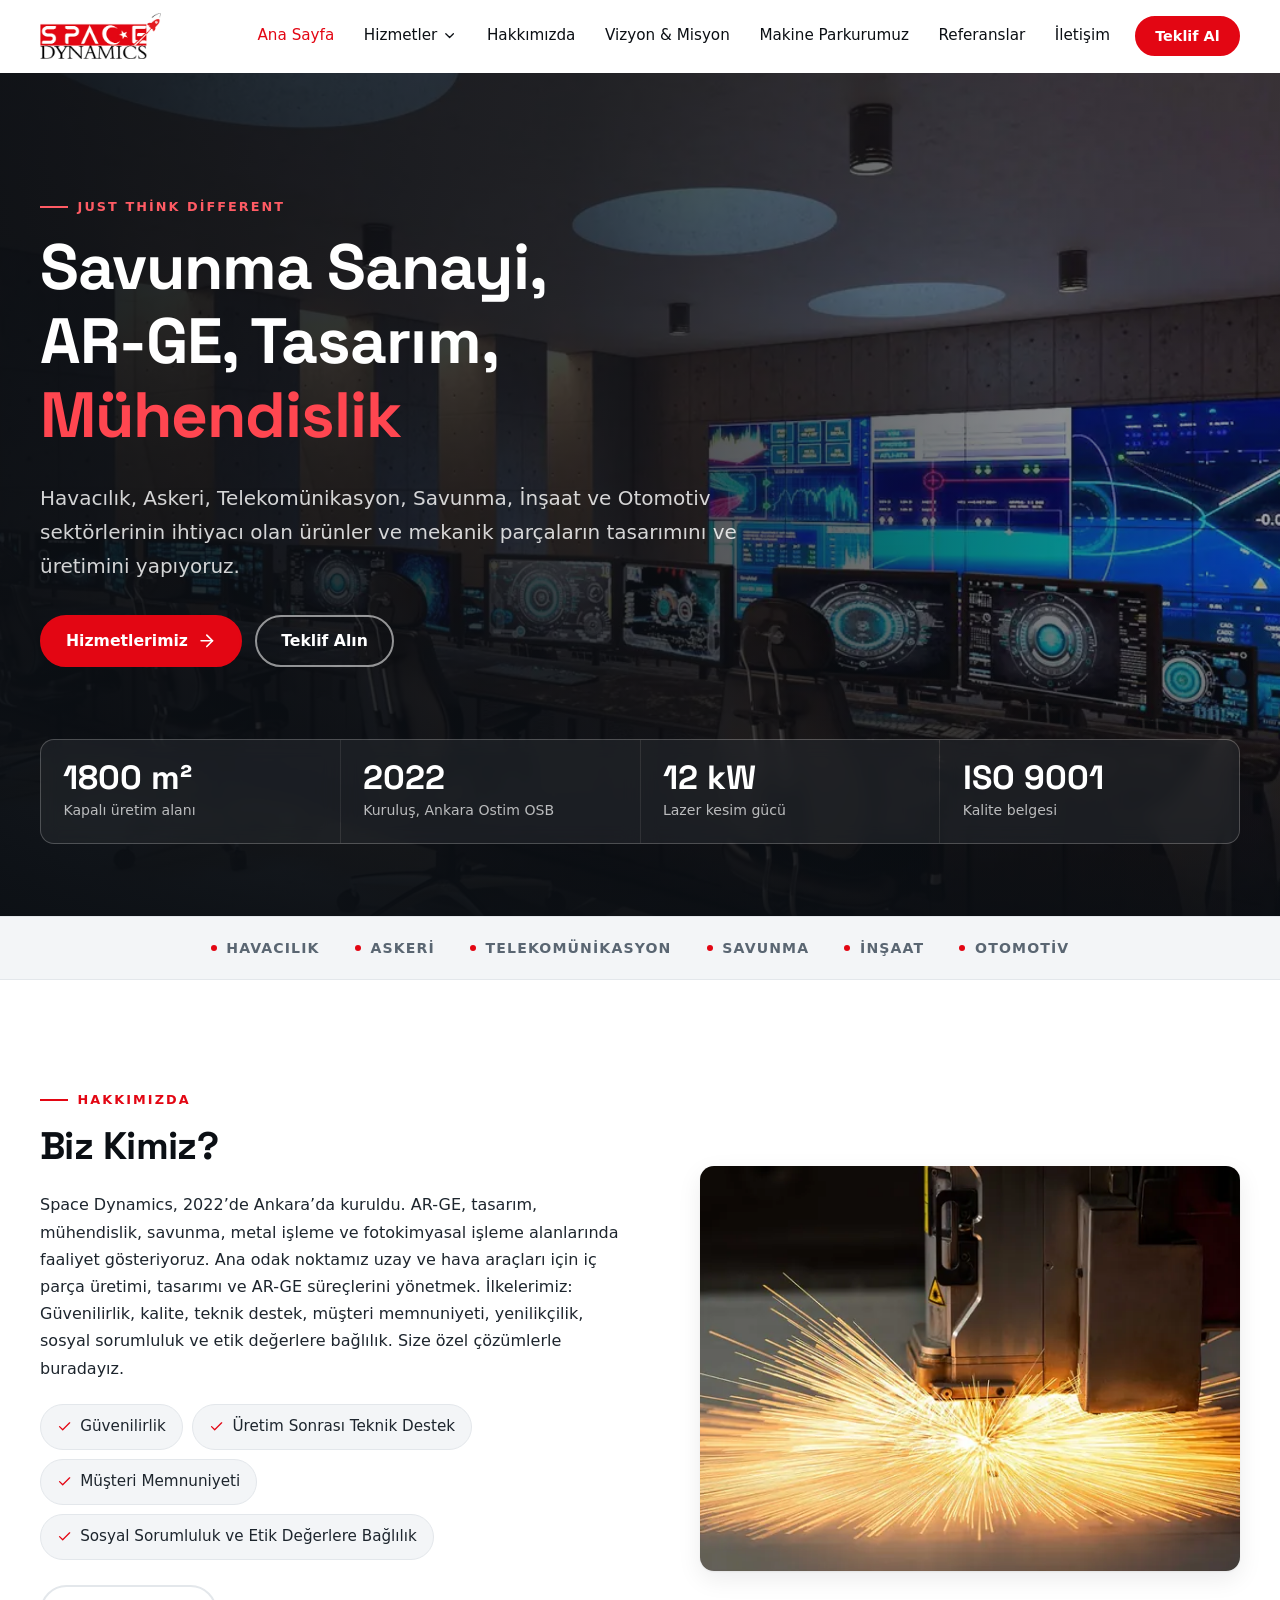
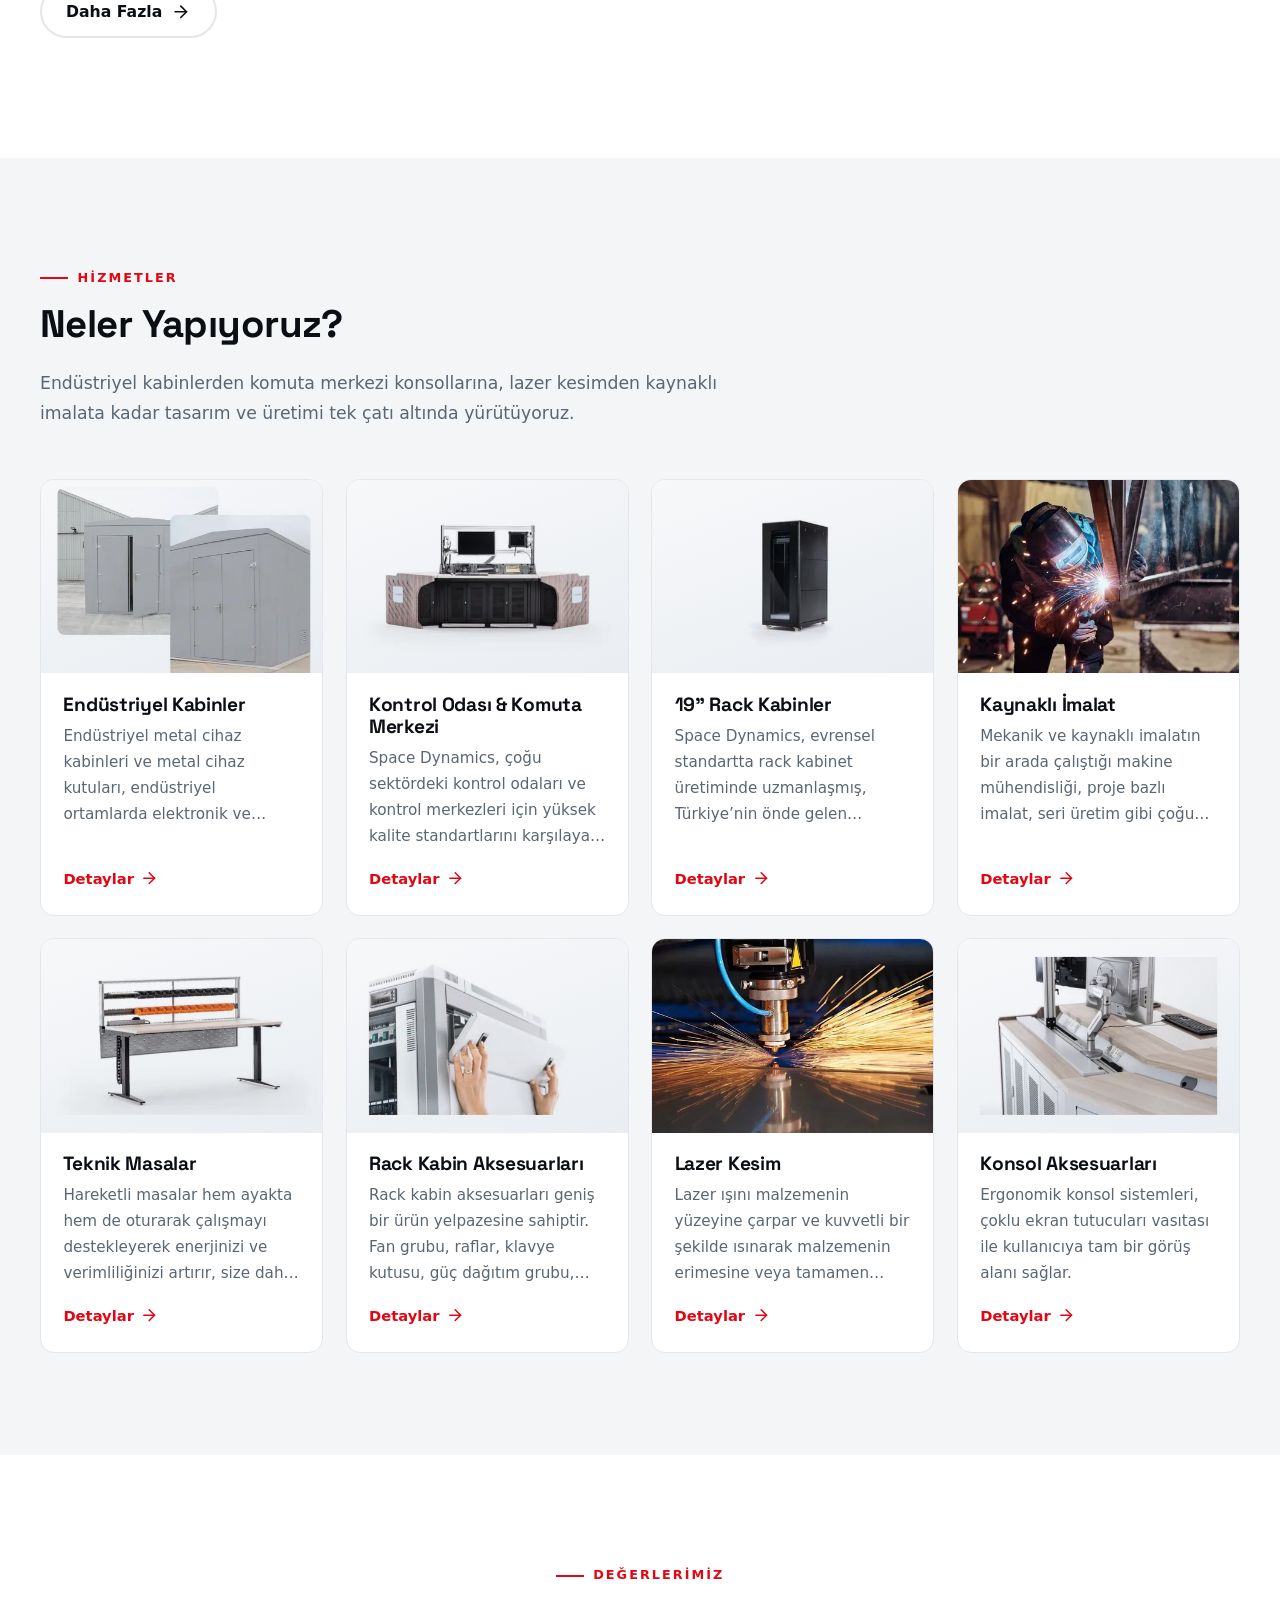
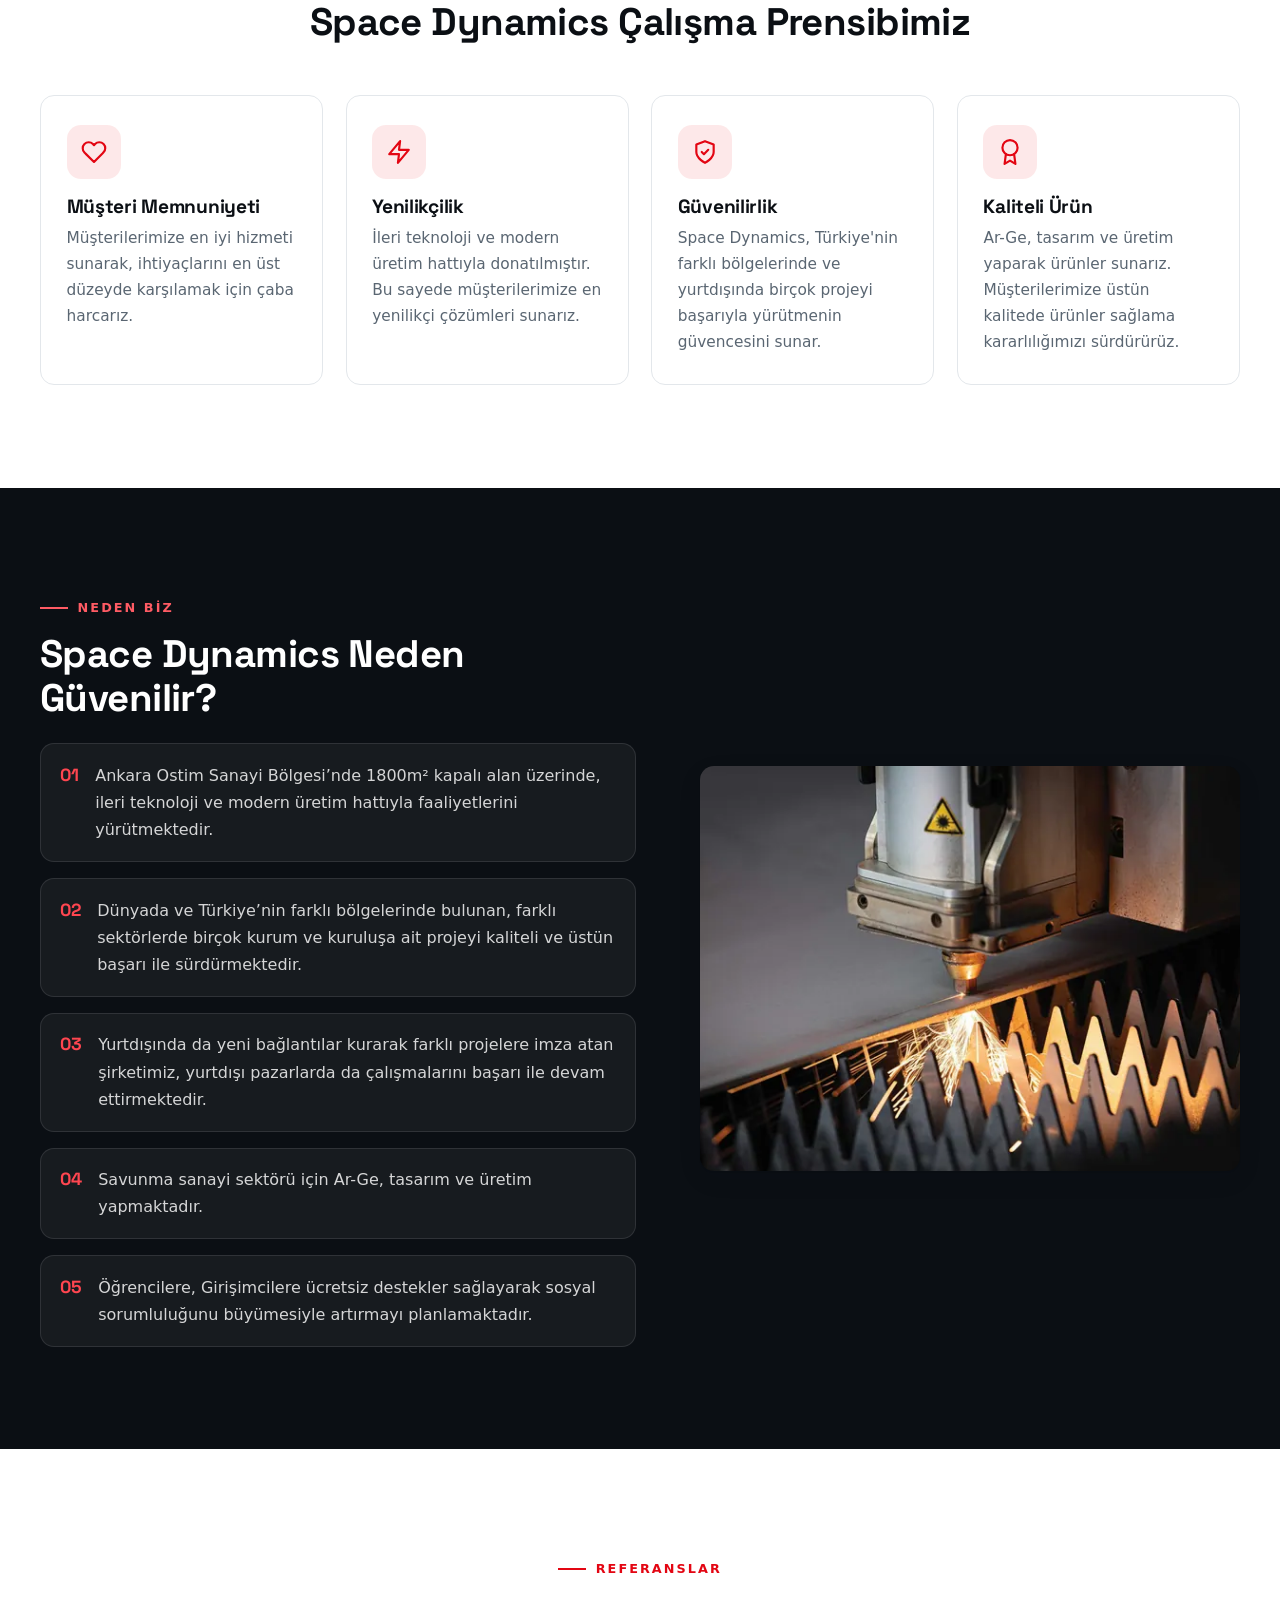
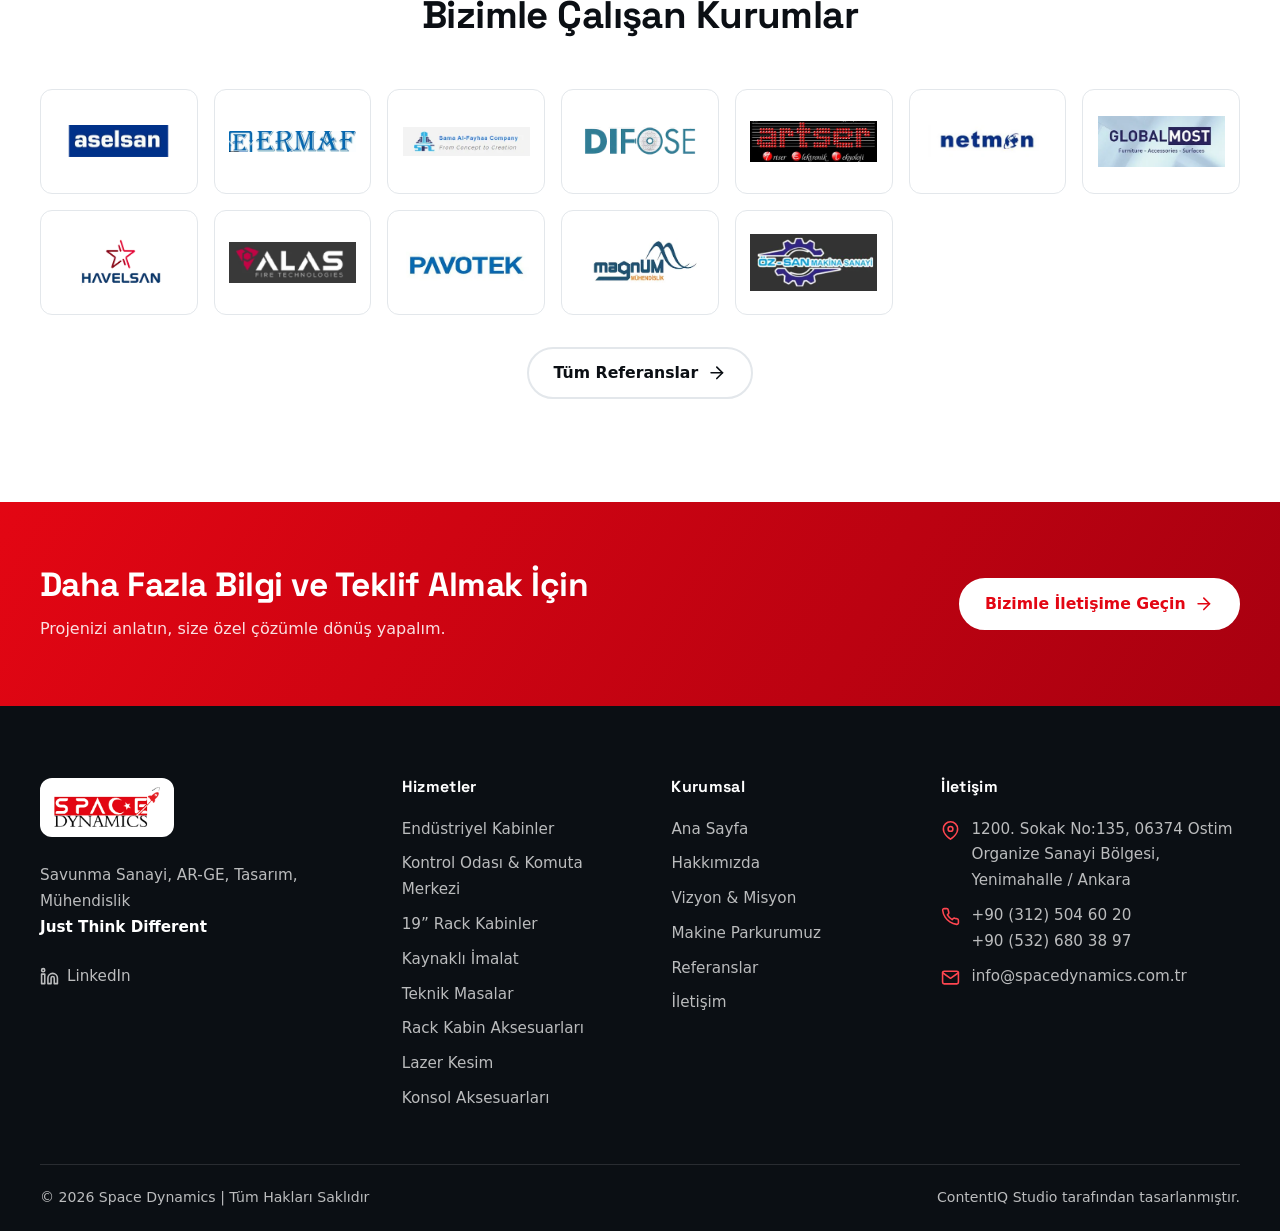
<file: index.html>
<!doctype html><html lang="tr"><head><meta charset="utf-8"><meta name="viewport" content="width=device-width,initial-scale=1"><title>Space Dynamics – Savunma Sanayi, AR-GE, Tasarım, Mühendislik</title><meta name="description" content="Ankara Ostim'de savunma sanayi, AR-GE, tasarım ve mühendislik. Endüstriyel kabinler, rack kabinler, komuta merkezi konsolları, lazer kesim ve kaynaklı imalat."><link rel="canonical" href="https://spacedynamics.com.tr/"><meta name="theme-color" content="#0b0f14"><meta property="og:type" content="website"><meta property="og:locale" content="tr_TR"><meta property="og:site_name" content="Space Dynamics"><meta property="og:title" content="Space Dynamics – Savunma Sanayi, AR-GE, Tasarım, Mühendislik"><meta property="og:description" content="Ankara Ostim'de savunma sanayi, AR-GE, tasarım ve mühendislik. Endüstriyel kabinler, rack kabinler, komuta merkezi konsolları, lazer kesim ve kaynaklı imalat."><meta property="og:url" content="https://spacedynamics.com.tr/"><meta property="og:image" content="https://spacedynamics.com.tr/assets/img/og.jpg"><meta name="twitter:card" content="summary_large_image"><link rel="icon" type="image/png" href="./favicon.png"><link rel="apple-touch-icon" href="./apple-touch-icon.png"><link rel="preload" href="./assets/fonts/sg-latin.woff2" as="font" type="font/woff2" crossorigin><link rel="preload" as="image" href="assets/img/hero-1400.webp" imagesrcset="assets/img/hero-800.webp 800w, assets/img/hero-1400.webp 1400w, assets/img/hero-2000.webp 2000w" imagesizes="100vw"><link rel="stylesheet" href="./assets/css/style.css?v=3a54566d"><script>document.documentElement.className="js"</script><script type="application/ld+json">{"@context":"https://schema.org","@type":"Organization","name":"Space Dynamics","url":"https://spacedynamics.com.tr/","logo":"https://spacedynamics.com.tr/apple-touch-icon.png","email":"info@spacedynamics.com.tr","telephone":"+90 312 504 60 20","foundingDate":"2022","description":"Savunma Sanayi, AR-GE, Tasarım, Mühendislik, Metal İşleme ve Fotokimyasal İşleme","address":{"@type":"PostalAddress","streetAddress":"1200. Sokak No:135, Ostim Organize Sanayi Bölgesi","addressLocality":"Yenimahalle","addressRegion":"Ankara","postalCode":"06374","addressCountry":"TR"},"sameAs":["https://www.linkedin.com/in/space-dynamics-179b81290/"]}</script></head><body><a class="skip" href="#main">İçeriğe geç</a><header class="hdr"><div class="wrap hdr__in"><a class="brand" href="./" aria-label="Space Dynamics - Ana Sayfa"><img src="./assets/img/logo.webp" width="314" height="119" alt="Space Dynamics"></a><button type="button" class="burger" aria-expanded="false" aria-controls="nav" aria-label="Menüyü aç/kapat"><svg class="i m" viewBox="0 0 24 24"><line x1="3" y1="6" x2="21" y2="6"/><line x1="3" y1="12" x2="21" y2="12"/><line x1="3" y1="18" x2="21" y2="18"/></svg><svg class="i x" viewBox="0 0 24 24"><path d="M18 6 6 18M6 6l12 12"/></svg></button><nav id="nav" class="nav" aria-label="Ana menü"><a href="./" aria-current="page">Ana Sayfa</a><div class="dd"><button type="button" class="dd__btn" aria-expanded="false">Hizmetler <svg class="i" viewBox="0 0 24 24" aria-hidden="true"><polyline points="6 9 12 15 18 9"/></svg></button><div class="dd__menu"><a href="./endustriyel-kabinler/">Endüstriyel Kabinler</a><a href="./kontrol-odasi-ve-komuta-merkezi/">Kontrol Odası &amp; Komuta Merkezi</a><a href="./19-rack-kabinler/">19” Rack Kabinler</a><a href="./kaynakli-imalat/">Kaynaklı İmalat</a><a href="./teknik-masalar/">Teknik Masalar</a><a href="./rack-kabin-aksesuarlari/">Rack Kabin Aksesuarları</a><a href="./lazer-kesim/">Lazer Kesim</a><a href="./konsol-aksesuarlari/">Konsol Aksesuarları</a></div></div><a href="./hakkimizda/">Hakkımızda</a><a href="./vizyon-misyon/">Vizyon & Misyon</a><a href="./makine-parkurumuz/">Makine Parkurumuz</a><a href="./referanslar/">Referanslar</a><a href="./iletisim/">İletişim</a> <a class="btn btn--sm" href="./iletisim/">Teklif Al</a></nav></div></header><main id="main"><section class="hero"><div class="hero__bg"><img src="./assets/img/hero-1400.webp" srcset="./assets/img/hero-800.webp 800w, ./assets/img/hero-1400.webp 1400w, ./assets/img/hero-2000.webp 2000w" sizes="100vw" width="2000" height="1000" alt="" fetchpriority="high" decoding="async"></div><div class="wrap hero__in"><span class="eyebrow">Just Think Different</span><h1>Savunma Sanayi, AR-GE, Tasarım, <em>Mühendislik</em></h1><p class="hero__lead">Havacılık, Askeri, Telekomünikasyon, Savunma, İnşaat ve Otomotiv sektörlerinin ihtiyacı olan ürünler ve mekanik parçaların tasarımını ve üretimini yapıyoruz.</p><div class="hero__cta"><a class="btn" href="#hizmetler">Hizmetlerimiz <svg class="i" viewBox="0 0 24 24" aria-hidden="true"><line x1="5" y1="12" x2="19" y2="12"/><polyline points="12 5 19 12 12 19"/></svg></a><a class="btn btn--ghost" href="./iletisim/">Teklif Alın</a></div><ul class="stats"><li><b>1800 m²</b><span>Kapalı üretim alanı</span></li><li><b>2022</b><span>Kuruluş, Ankara Ostim OSB</span></li><li><b>12 kW</b><span>Lazer kesim gücü</span></li><li><b>ISO 9001</b><span>Kalite belgesi</span></li></ul></div></section><div class="sectors"><div class="wrap"><ul><li>Havacılık</li><li>Askeri</li><li>Telekomünikasyon</li><li>Savunma</li><li>İnşaat</li><li>Otomotiv</li></ul></div></div><section class="sec"><div class="wrap split"><div class="rv"><span class="eyebrow">Hakkımızda</span><h2>Biz Kimiz?</h2><p>Space Dynamics, 2022’de Ankara’da kuruldu. AR-GE, tasarım, mühendislik, savunma, metal işleme ve fotokimyasal işleme alanlarında faaliyet gösteriyoruz. Ana odak noktamız uzay ve hava araçları için iç parça üretimi, tasarımı ve AR-GE süreçlerini yönetmek. İlkelerimiz: Güvenilirlik, kalite, teknik destek, müşteri memnuniyeti, yenilikçilik, sosyal sorumluluk ve etik değerlere bağlılık. Size özel çözümlerle buradayız.</p><ul class="chips"><li><svg class="i" viewBox="0 0 24 24" aria-hidden="true"><polyline points="20 6 9 17 4 12"/></svg>Güvenilirlik</li><li><svg class="i" viewBox="0 0 24 24" aria-hidden="true"><polyline points="20 6 9 17 4 12"/></svg>Üretim Sonrası Teknik Destek</li><li><svg class="i" viewBox="0 0 24 24" aria-hidden="true"><polyline points="20 6 9 17 4 12"/></svg>Müşteri Memnuniyeti</li><li><svg class="i" viewBox="0 0 24 24" aria-hidden="true"><polyline points="20 6 9 17 4 12"/></svg>Sosyal Sorumluluk ve Etik Değerlere Bağlılık</li></ul><p style="margin-top:1.6rem"><a class="btn btn--line" href="./hakkimizda/">Daha Fazla <svg class="i" viewBox="0 0 24 24" aria-hidden="true"><line x1="5" y1="12" x2="19" y2="12"/><polyline points="12 5 19 12 12 19"/></svg></a></p></div><div class="split__m rv"><img src="./assets/img/about-1000.webp" srcset="./assets/img/about-640.webp 640w, ./assets/img/about-1000.webp 1000w" sizes="(min-width:1000px) 520px, 92vw" width="1000" height="665" alt="Lazer kesim makinesinde çalışma" loading="lazy" decoding="async"></div></div></section><section class="sec sec--soft" id="hizmetler"><div class="wrap"><div class="head"><span class="eyebrow">Hizmetler</span><h2>Neler Yapıyoruz?</h2><p>Endüstriyel kabinlerden komuta merkezi konsollarına, lazer kesimden kaynaklı imalata kadar tasarım ve üretimi tek çatı altında yürütüyoruz.</p></div><div class="grid grid--svc"><a class="card svc rv" style="--d:0s" href="./endustriyel-kabinler/"><div class="svc__img"><img src="./assets/img/svc-endustriyel-kabinler-800.webp" srcset="./assets/img/svc-endustriyel-kabinler-480.webp 480w, ./assets/img/svc-endustriyel-kabinler-800.webp 800w" sizes="(min-width:1000px) 280px, (min-width:600px) 45vw, 92vw" width="800" height="666" alt="Endüstriyel Kabinler" loading="lazy" decoding="async"></div><div class="svc__b"><h3>Endüstriyel Kabinler</h3><p>Endüstriyel metal cihaz kabinleri ve metal cihaz kutuları, endüstriyel ortamlarda elektronik ve elektrikli cihazların korunması, depolanması ve düzenlenmesi için kullanılan özel tasarımlı kabinlerdir.</p><span class="more">Detaylar <svg class="i" viewBox="0 0 24 24" aria-hidden="true"><line x1="5" y1="12" x2="19" y2="12"/><polyline points="12 5 19 12 12 19"/></svg></span></div></a><a class="card svc rv" style="--d:0.07s" href="./kontrol-odasi-ve-komuta-merkezi/"><div class="svc__img"><img src="./assets/img/svc-kontrol-odasi-ve-komuta-merkezi-800.webp" srcset="./assets/img/svc-kontrol-odasi-ve-komuta-merkezi-480.webp 480w, ./assets/img/svc-kontrol-odasi-ve-komuta-merkezi-800.webp 800w" sizes="(min-width:1000px) 280px, (min-width:600px) 45vw, 92vw" width="800" height="450" alt="Kontrol Odası &amp; Komuta Merkezi" loading="lazy" decoding="async"></div><div class="svc__b"><h3>Kontrol Odası &amp; Komuta Merkezi</h3><p>Space Dynamics, çoğu sektördeki kontrol odaları ve kontrol merkezleri için yüksek kalite standartlarını karşılayan konsollar tasarlayıp üretmektedir.</p><span class="more">Detaylar <svg class="i" viewBox="0 0 24 24" aria-hidden="true"><line x1="5" y1="12" x2="19" y2="12"/><polyline points="12 5 19 12 12 19"/></svg></span></div></a><a class="card svc rv" style="--d:0.14s" href="./19-rack-kabinler/"><div class="svc__img"><img src="./assets/img/svc-19-rack-kabinler-800.webp" srcset="./assets/img/svc-19-rack-kabinler-480.webp 480w, ./assets/img/svc-19-rack-kabinler-800.webp 800w" sizes="(min-width:1000px) 280px, (min-width:600px) 45vw, 92vw" width="800" height="450" alt="19” Rack Kabinler" loading="lazy" decoding="async"></div><div class="svc__b"><h3>19” Rack Kabinler</h3><p>Space Dynamics, evrensel standartta rack kabinet üretiminde uzmanlaşmış, Türkiye’nin önde gelen firmalarından biri olup, Türkiye’de en yüksek standartta rack kabinetler üretmektedir.</p><span class="more">Detaylar <svg class="i" viewBox="0 0 24 24" aria-hidden="true"><line x1="5" y1="12" x2="19" y2="12"/><polyline points="12 5 19 12 12 19"/></svg></span></div></a><a class="card svc rv" style="--d:0.21000000000000002s" href="./kaynakli-imalat/"><div class="svc__img"><img src="./assets/img/svc-kaynakli-imalat-800.webp" srcset="./assets/img/svc-kaynakli-imalat-480.webp 480w, ./assets/img/svc-kaynakli-imalat-800.webp 800w" sizes="(min-width:1000px) 280px, (min-width:600px) 45vw, 92vw" width="800" height="534" alt="Kaynaklı İmalat" class="cv" loading="lazy" decoding="async"></div><div class="svc__b"><h3>Kaynaklı İmalat</h3><p>Mekanik ve kaynaklı imalatın bir arada çalıştığı makine mühendisliği, proje bazlı imalat, seri üretim gibi çoğu alanda müşterilerine çok hızlı ve kaliteli hizmet sunmaktadır.</p><span class="more">Detaylar <svg class="i" viewBox="0 0 24 24" aria-hidden="true"><line x1="5" y1="12" x2="19" y2="12"/><polyline points="12 5 19 12 12 19"/></svg></span></div></a><a class="card svc rv" style="--d:0s" href="./teknik-masalar/"><div class="svc__img"><img src="./assets/img/svc-teknik-masalar-800.webp" srcset="./assets/img/svc-teknik-masalar-480.webp 480w, ./assets/img/svc-teknik-masalar-800.webp 800w" sizes="(min-width:1000px) 280px, (min-width:600px) 45vw, 92vw" width="800" height="450" alt="Teknik Masalar" loading="lazy" decoding="async"></div><div class="svc__b"><h3>Teknik Masalar</h3><p>Hareketli masalar hem ayakta hem de oturarak çalışmayı destekleyerek enerjinizi ve verimliliğinizi artırır, size daha aktif ve sağlıklı bir çalışma alanı sunar.</p><span class="more">Detaylar <svg class="i" viewBox="0 0 24 24" aria-hidden="true"><line x1="5" y1="12" x2="19" y2="12"/><polyline points="12 5 19 12 12 19"/></svg></span></div></a><a class="card svc rv" style="--d:0.07s" href="./rack-kabin-aksesuarlari/"><div class="svc__img"><img src="./assets/img/svc-rack-kabin-aksesuarlari-800.webp" srcset="./assets/img/svc-rack-kabin-aksesuarlari-480.webp 480w, ./assets/img/svc-rack-kabin-aksesuarlari-800.webp 800w" sizes="(min-width:1000px) 280px, (min-width:600px) 45vw, 92vw" width="800" height="450" alt="Rack Kabin Aksesuarları" loading="lazy" decoding="async"></div><div class="svc__b"><h3>Rack Kabin Aksesuarları</h3><p>Rack kabin aksesuarları geniş bir ürün yelpazesine sahiptir. Fan grubu, raflar, klavye kutusu, güç dağıtım grubu, priz grubu ve diğer ürünlerle müşteri beklentileri karşılanmaktadır.</p><span class="more">Detaylar <svg class="i" viewBox="0 0 24 24" aria-hidden="true"><line x1="5" y1="12" x2="19" y2="12"/><polyline points="12 5 19 12 12 19"/></svg></span></div></a><a class="card svc rv" style="--d:0.14s" href="./lazer-kesim/"><div class="svc__img"><img src="./assets/img/svc-lazer-kesim-800.webp" srcset="./assets/img/svc-lazer-kesim-480.webp 480w, ./assets/img/svc-lazer-kesim-800.webp 800w" sizes="(min-width:1000px) 280px, (min-width:600px) 45vw, 92vw" width="800" height="532" alt="Lazer Kesim" class="cv" loading="lazy" decoding="async"></div><div class="svc__b"><h3>Lazer Kesim</h3><p>Lazer ışını malzemenin yüzeyine çarpar ve kuvvetli bir şekilde ısınarak malzemenin erimesine veya tamamen buharlaşmasına neden olur.</p><span class="more">Detaylar <svg class="i" viewBox="0 0 24 24" aria-hidden="true"><line x1="5" y1="12" x2="19" y2="12"/><polyline points="12 5 19 12 12 19"/></svg></span></div></a><a class="card svc rv" style="--d:0.21000000000000002s" href="./konsol-aksesuarlari/"><div class="svc__img"><img src="./assets/img/svc-konsol-aksesuarlari-800.webp" srcset="./assets/img/svc-konsol-aksesuarlari-480.webp 480w, ./assets/img/svc-konsol-aksesuarlari-800.webp 800w" sizes="(min-width:1000px) 280px, (min-width:600px) 45vw, 92vw" width="800" height="450" alt="Konsol Aksesuarları" loading="lazy" decoding="async"></div><div class="svc__b"><h3>Konsol Aksesuarları</h3><p>Ergonomik konsol sistemleri, çoklu ekran tutucuları vasıtası ile kullanıcıya tam bir görüş alanı sağlar.</p><span class="more">Detaylar <svg class="i" viewBox="0 0 24 24" aria-hidden="true"><line x1="5" y1="12" x2="19" y2="12"/><polyline points="12 5 19 12 12 19"/></svg></span></div></a></div></div></section><section class="sec"><div class="wrap"><div class="head head--c"><span class="eyebrow">Değerlerimiz</span><h2>Space Dynamics Çalışma Prensibimiz</h2></div><div class="grid grid--4"><div class="card ic rv" style="--d:0s"><div class="ic__i"><svg class="i" viewBox="0 0 24 24" aria-hidden="true"><path d="M20.8 4.6a5.5 5.5 0 0 0-7.8 0L12 5.7l-1-1.1a5.5 5.5 0 0 0-7.8 7.8l1 1.1L12 21.2l7.8-7.8 1-1.1a5.5 5.5 0 0 0 0-7.7z"/></svg></div><h3>Müşteri Memnuniyeti</h3><p>Müşterilerimize en iyi hizmeti sunarak, ihtiyaçlarını en üst düzeyde karşılamak için çaba harcarız.</p></div><div class="card ic rv" style="--d:0.07s"><div class="ic__i"><svg class="i" viewBox="0 0 24 24" aria-hidden="true"><polygon points="13 2 3 14 12 14 11 22 21 10 12 10 13 2"/></svg></div><h3>Yenilikçilik</h3><p>İleri teknoloji ve modern üretim hattıyla donatılmıştır. Bu sayede müşterilerimize en yenilikçi çözümleri sunarız.</p></div><div class="card ic rv" style="--d:0.14s"><div class="ic__i"><svg class="i" viewBox="0 0 24 24" aria-hidden="true"><path d="M12 22s8-4 8-10V5l-8-3-8 3v7c0 6 8 10 8 10z"/><polyline points="9 12 11 14 15 10"/></svg></div><h3>Güvenilirlik</h3><p>Space Dynamics, Türkiye'nin farklı bölgelerinde ve yurtdışında birçok projeyi başarıyla yürütmenin güvencesini sunar.</p></div><div class="card ic rv" style="--d:0.21000000000000002s"><div class="ic__i"><svg class="i" viewBox="0 0 24 24" aria-hidden="true"><circle cx="12" cy="8" r="7"/><polyline points="8.21 13.89 7 23 12 20 17 23 15.79 13.88"/></svg></div><h3>Kaliteli Ürün</h3><p>Ar-Ge, tasarım ve üretim yaparak ürünler sunarız. Müşterilerimize üstün kalitede ürünler sağlama kararlılığımızı sürdürürüz.</p></div></div></div></section><section class="sec sec--dark"><div class="wrap split"><div><span class="eyebrow" style="color:#ff5b64">Neden Biz</span><h2 class="rv">Space Dynamics Neden Güvenilir?</h2><ul class="checks"><li><p>Ankara Ostim Sanayi Bölgesi’nde 1800m² kapalı alan üzerinde, ileri teknoloji ve modern üretim hattıyla faaliyetlerini yürütmektedir.</p></li><li><p>Dünyada ve Türkiye’nin farklı bölgelerinde bulunan, farklı sektörlerde birçok kurum ve kuruluşa ait projeyi kaliteli ve üstün başarı ile sürdürmektedir.</p></li><li><p>Yurtdışında da yeni bağlantılar kurarak farklı projelere imza atan şirketimiz, yurtdışı pazarlarda da çalışmalarını başarı ile devam ettirmektedir.</p></li><li><p>Savunma sanayi sektörü için Ar-Ge, tasarım ve üretim yapmaktadır.</p></li><li><p>Öğrencilere, Girişimcilere ücretsiz destekler sağlayarak sosyal sorumluluğunu büyümesiyle artırmayı planlamaktadır.</p></li></ul></div><div class="split__m rv"><img src="./assets/img/laser-1-1200.webp" srcset="./assets/img/laser-1-640.webp 640w, ./assets/img/laser-1-1200.webp 1200w" sizes="(min-width:1000px) 480px, 92vw" width="1200" height="799" alt="Lazer kesim başlığı" class="photo" loading="lazy" decoding="async"></div></div></section><section class="sec"><div class="wrap"><div class="head head--c"><span class="eyebrow">Referanslar</span><h2>Bizimle Çalışan Kurumlar</h2></div><ul class="refs refs--mini"><li><img src="./assets/img/ref-referanslar-2cfbg0-kopya-320.webp" srcset="./assets/img/ref-referanslar-2cfbg0-kopya-320.webp 320w" sizes="160px" width="320" height="80" alt="Aselsan" loading="lazy" decoding="async"></li><li><img src="./assets/img/ref-referanslar-2-kopya-320.webp" srcset="./assets/img/ref-referanslar-2-kopya-320.webp 320w" sizes="160px" width="320" height="52" alt="Ermaf" loading="lazy" decoding="async"></li><li><img src="./assets/img/ref-referanslar-3-kopya-320.webp" srcset="./assets/img/ref-referanslar-3-kopya-320.webp 320w" sizes="160px" width="320" height="72" alt="Sama Al-Fayhaa Company" loading="lazy" decoding="async"></li><li><img src="./assets/img/ref-referanslar-20df-kopya-1-320.webp" srcset="./assets/img/ref-referanslar-20df-kopya-1-320.webp 320w" sizes="160px" width="320" height="80" alt="Difose" loading="lazy" decoding="async"></li><li><img src="./assets/img/ref-referanslar-5-kopya-320.webp" srcset="./assets/img/ref-referanslar-5-kopya-320.webp 320w" sizes="160px" width="320" height="105" alt="Artser Elektronik Teknoloji" loading="lazy" decoding="async"></li><li><img src="./assets/img/ref-1referansdgfhlar-20-kopya-1-320.webp" srcset="./assets/img/ref-1referansdgfhlar-20-kopya-1-320.webp 320w" sizes="160px" width="320" height="80" alt="Netmon" loading="lazy" decoding="async"></li><li><img src="./assets/img/ref-referanslar-7-kopya-320.webp" srcset="./assets/img/ref-referanslar-7-kopya-320.webp 320w" sizes="160px" width="320" height="129" alt="Globalmost" loading="lazy" decoding="async"></li><li><img src="./assets/img/ref-referanslar-2sddkopya-1-320.webp" srcset="./assets/img/ref-referanslar-2sddkopya-1-320.webp 320w" sizes="160px" width="320" height="117" alt="Havelsan" loading="lazy" decoding="async"></li><li><img src="./assets/img/ref-indir-kopya-320.webp" srcset="./assets/img/ref-indir-kopya-320.webp 320w" sizes="160px" width="320" height="104" alt="Alas Fire Technologies" loading="lazy" decoding="async"></li><li><img src="./assets/img/ref-referanslar-10-kopya-320.webp" srcset="./assets/img/ref-referanslar-10-kopya-320.webp 320w" sizes="160px" width="320" height="133" alt="Pavotek" loading="lazy" decoding="async"></li><li><img src="./assets/img/ref-referanslar-11-kopya-320.webp" srcset="./assets/img/ref-referanslar-11-kopya-320.webp 320w" sizes="160px" width="320" height="121" alt="Magnum Mühendislik" loading="lazy" decoding="async"></li><li><img src="./assets/img/ref-referanslar-12-kopya-320.webp" srcset="./assets/img/ref-referanslar-12-kopya-320.webp 320w" sizes="160px" width="320" height="145" alt="Öz-San Makina Sanayi" loading="lazy" decoding="async"></li></ul><p style="text-align:center;margin:2rem 0 0"><a class="btn btn--line" href="./referanslar/">Tüm Referanslar <svg class="i" viewBox="0 0 24 24" aria-hidden="true"><line x1="5" y1="12" x2="19" y2="12"/><polyline points="12 5 19 12 12 19"/></svg></a></p></div></section><section class="cta"><div class="wrap cta__in"><div><h2>Daha Fazla Bilgi ve Teklif Almak İçin</h2><p>Projenizi anlatın, size özel çözümle dönüş yapalım.</p></div><a class="btn" href="./iletisim/">Bizimle İletişime Geçin <svg class="i" viewBox="0 0 24 24" aria-hidden="true"><line x1="5" y1="12" x2="19" y2="12"/><polyline points="12 5 19 12 12 19"/></svg></a></div></section></main><footer class="ftr"><div class="wrap"><div class="ftr__g"><div><a class="ftr__logo" href="./"><img src="./assets/img/logo.webp" width="314" height="119" alt="Space Dynamics" loading="lazy"></a><p>Savunma Sanayi, AR-GE, Tasarım, Mühendislik<br><strong style="color:#fff">Just Think Different</strong></p><a class="soc" href="https://www.linkedin.com/in/space-dynamics-179b81290/" target="_blank" rel="noopener"><svg class="i" viewBox="0 0 24 24" aria-hidden="true"><path d="M16 8a6 6 0 0 1 6 6v7h-4v-7a2 2 0 0 0-4 0v7h-4v-7a6 6 0 0 1 6-6z"/><rect x="2" y="9" width="4" height="12"/><circle cx="4" cy="4" r="2"/></svg> LinkedIn</a></div><div><h3>Hizmetler</h3><ul><li><a href="./endustriyel-kabinler/">Endüstriyel Kabinler</a></li><li><a href="./kontrol-odasi-ve-komuta-merkezi/">Kontrol Odası &amp; Komuta Merkezi</a></li><li><a href="./19-rack-kabinler/">19” Rack Kabinler</a></li><li><a href="./kaynakli-imalat/">Kaynaklı İmalat</a></li><li><a href="./teknik-masalar/">Teknik Masalar</a></li><li><a href="./rack-kabin-aksesuarlari/">Rack Kabin Aksesuarları</a></li><li><a href="./lazer-kesim/">Lazer Kesim</a></li><li><a href="./konsol-aksesuarlari/">Konsol Aksesuarları</a></li></ul></div><div><h3>Kurumsal</h3><ul><li><a href="./">Ana Sayfa</a></li><li><a href="./hakkimizda/">Hakkımızda</a></li><li><a href="./vizyon-misyon/">Vizyon & Misyon</a></li><li><a href="./makine-parkurumuz/">Makine Parkurumuz</a></li><li><a href="./referanslar/">Referanslar</a></li><li><a href="./iletisim/">İletişim</a></li></ul></div><div><h3>İletişim</h3><ul class="ftr__c"><li><svg class="i" viewBox="0 0 24 24" aria-hidden="true"><path d="M21 10c0 7-9 13-9 13S3 17 3 10a9 9 0 0 1 18 0z"/><circle cx="12" cy="10" r="3"/></svg><span>1200. Sokak No:135, 06374 Ostim Organize Sanayi Bölgesi, Yenimahalle / Ankara</span></li><li><svg class="i" viewBox="0 0 24 24" aria-hidden="true"><path d="M22 16.9v3a2 2 0 0 1-2.2 2 19.8 19.8 0 0 1-8.6-3.1 19.5 19.5 0 0 1-6-6 19.8 19.8 0 0 1-3.1-8.7A2 2 0 0 1 4.1 2h3a2 2 0 0 1 2 1.7c.1 1 .4 1.9.7 2.8a2 2 0 0 1-.5 2.1L8.1 9.9a16 16 0 0 0 6 6l1.3-1.3a2 2 0 0 1 2.1-.4c.9.3 1.8.6 2.8.7a2 2 0 0 1 1.7 2z"/></svg><span><a href="tel:+903125046020">+90 (312) 504 60 20</a><br><a href="tel:+905326803897">+90 (532) 680 38 97</a></span></li><li><svg class="i" viewBox="0 0 24 24" aria-hidden="true"><path d="M4 4h16a2 2 0 0 1 2 2v12a2 2 0 0 1-2 2H4a2 2 0 0 1-2-2V6a2 2 0 0 1 2-2z"/><polyline points="22,6 12,13 2,6"/></svg><a href="mailto:info@spacedynamics.com.tr">info@spacedynamics.com.tr</a></li></ul></div></div><div class="ftr__b"><span>© 2026 Space Dynamics | Tüm Hakları Saklıdır</span><span><a href="https://contentiq.com.tr" target="_blank" rel="noopener">ContentIQ Studio</a> tarafından tasarlanmıştır.</span></div></div></footer><script src="./assets/js/main.js?v=3a54566d" defer="defer"></script></body></html>
</file>
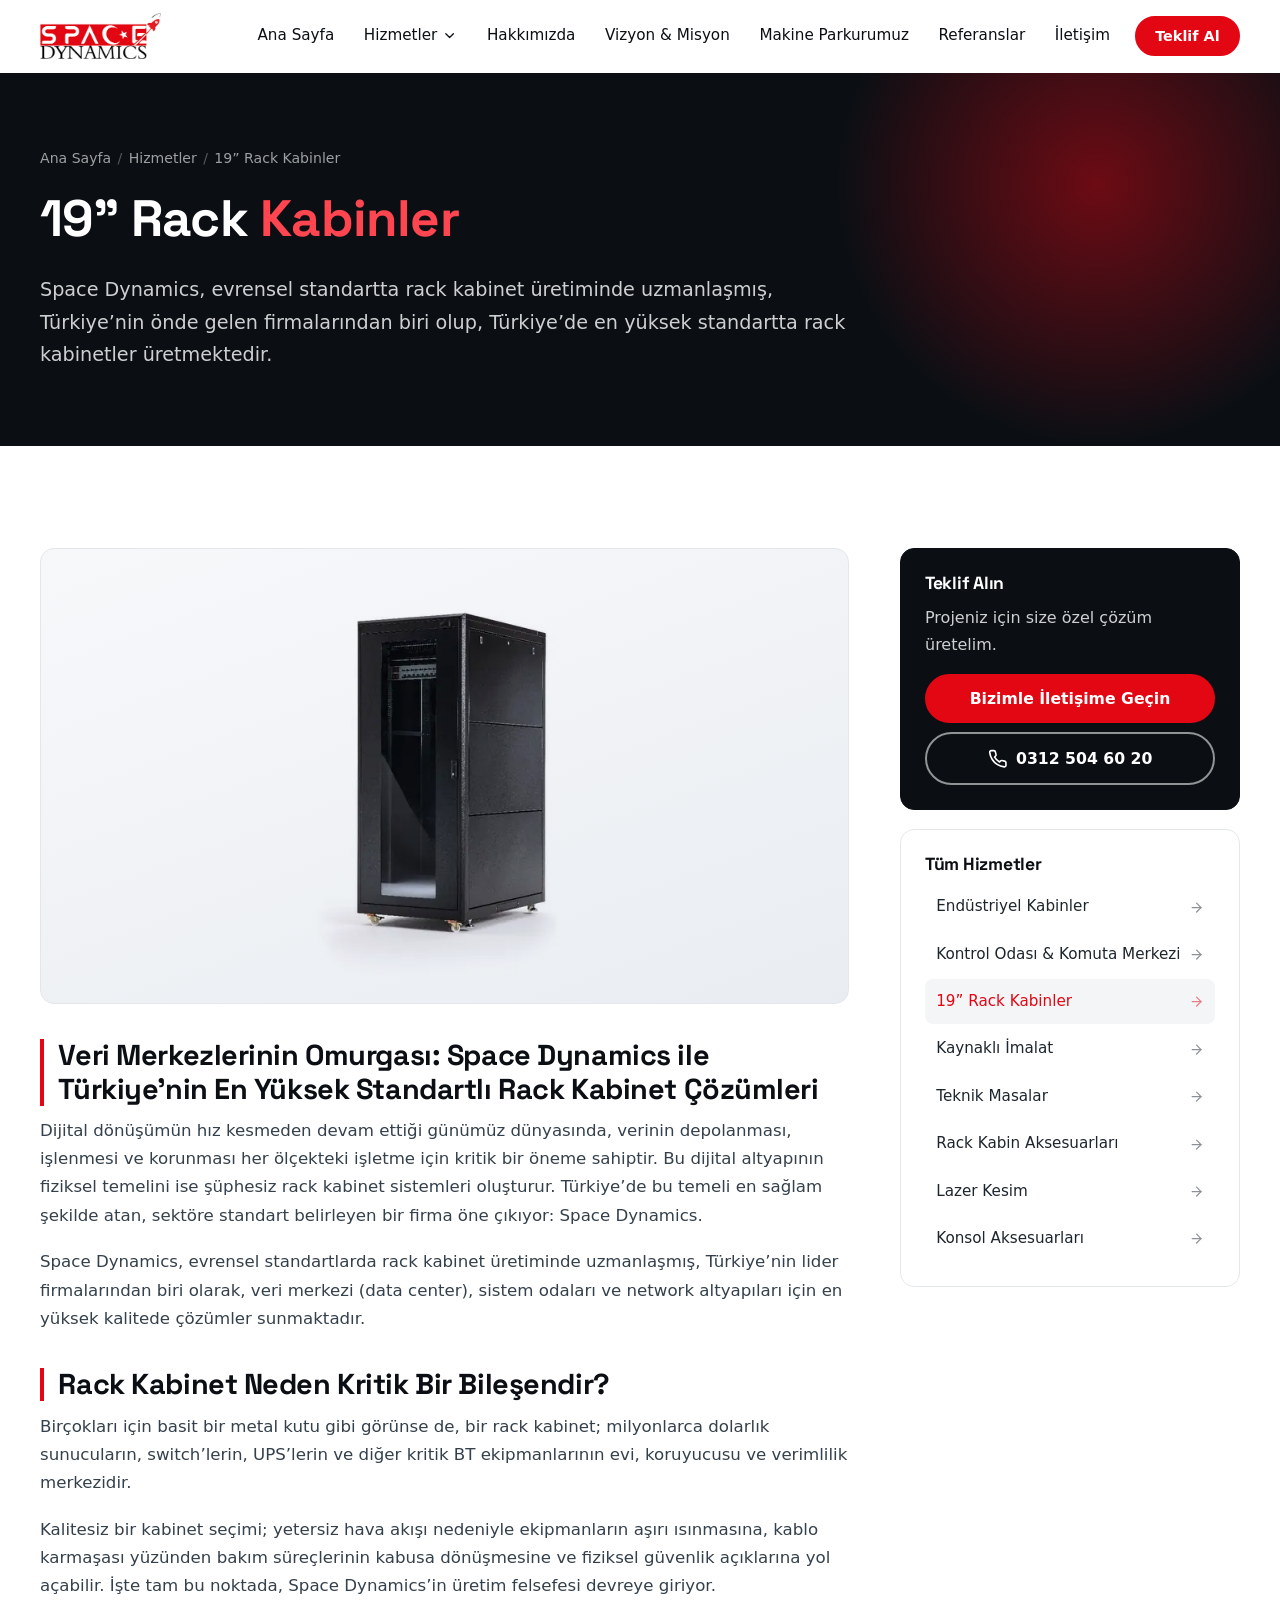
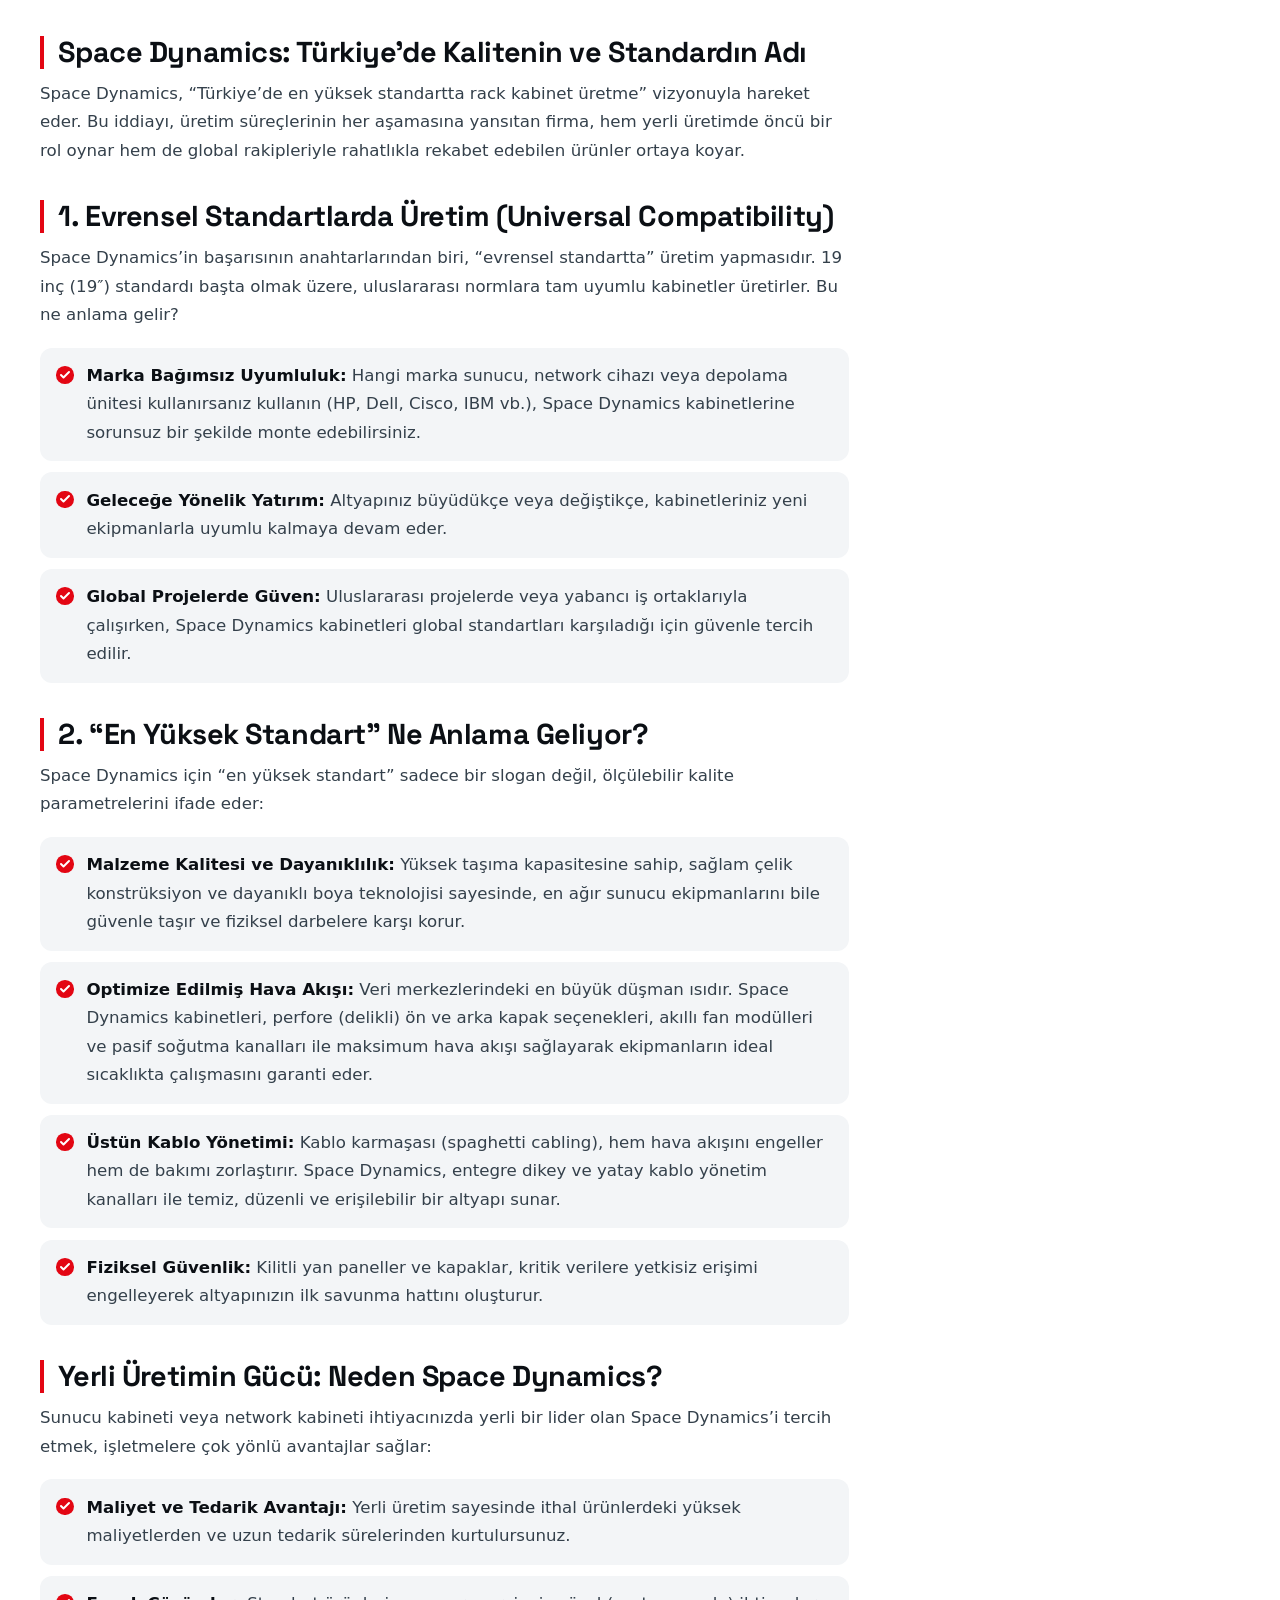
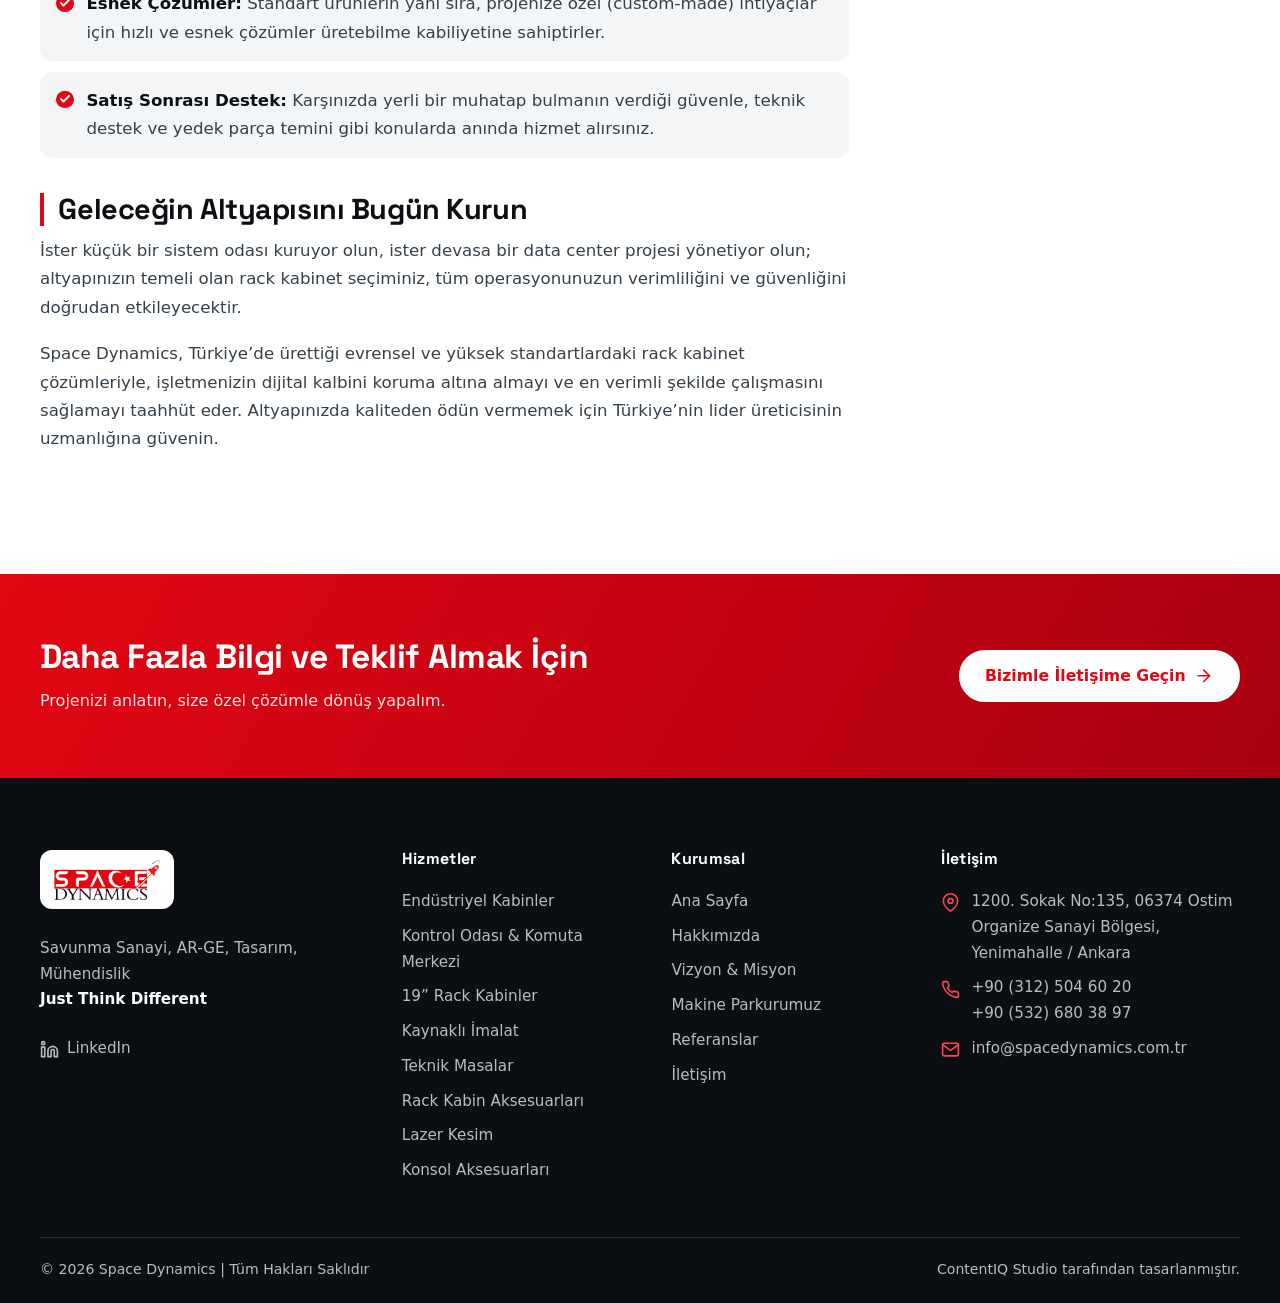
<file: 19-rack-kabinler/index.html>
<!doctype html><html lang="tr"><head><meta charset="utf-8"><meta name="viewport" content="width=device-width,initial-scale=1"><title>19” Rack Kabinler – Space Dynamics</title><meta name="description" content="Space Dynamics, evrensel standartta rack kabinet üretiminde uzmanlaşmış, Türkiye’nin önde gelen firmalarından biri olup, Türkiye’de en yüksek standartta…"><link rel="canonical" href="https://spacedynamics.com.tr/19-rack-kabinler/"><meta name="theme-color" content="#0b0f14"><meta property="og:type" content="website"><meta property="og:locale" content="tr_TR"><meta property="og:site_name" content="Space Dynamics"><meta property="og:title" content="19” Rack Kabinler – Space Dynamics"><meta property="og:description" content="Space Dynamics, evrensel standartta rack kabinet üretiminde uzmanlaşmış, Türkiye’nin önde gelen firmalarından biri olup, Türkiye’de en yüksek standartta…"><meta property="og:url" content="https://spacedynamics.com.tr/19-rack-kabinler/"><meta property="og:image" content="https://spacedynamics.com.tr/assets/img/og.jpg"><meta name="twitter:card" content="summary_large_image"><link rel="icon" type="image/png" href="../favicon.png"><link rel="apple-touch-icon" href="../apple-touch-icon.png"><link rel="preload" href="../assets/fonts/sg-latin.woff2" as="font" type="font/woff2" crossorigin><link rel="stylesheet" href="../assets/css/style.css?v=3a54566d"><script>document.documentElement.className="js"</script></head><body><a class="skip" href="#main">İçeriğe geç</a><header class="hdr"><div class="wrap hdr__in"><a class="brand" href="../" aria-label="Space Dynamics - Ana Sayfa"><img src="../assets/img/logo.webp" width="314" height="119" alt="Space Dynamics"></a><button type="button" class="burger" aria-expanded="false" aria-controls="nav" aria-label="Menüyü aç/kapat"><svg class="i m" viewBox="0 0 24 24"><line x1="3" y1="6" x2="21" y2="6"/><line x1="3" y1="12" x2="21" y2="12"/><line x1="3" y1="18" x2="21" y2="18"/></svg><svg class="i x" viewBox="0 0 24 24"><path d="M18 6 6 18M6 6l12 12"/></svg></button><nav id="nav" class="nav" aria-label="Ana menü"><a href="../">Ana Sayfa</a><div class="dd"><button type="button" class="dd__btn" aria-expanded="false">Hizmetler <svg class="i" viewBox="0 0 24 24" aria-hidden="true"><polyline points="6 9 12 15 18 9"/></svg></button><div class="dd__menu"><a href="../endustriyel-kabinler/">Endüstriyel Kabinler</a><a href="../kontrol-odasi-ve-komuta-merkezi/">Kontrol Odası &amp; Komuta Merkezi</a><a href="../19-rack-kabinler/" aria-current="page">19” Rack Kabinler</a><a href="../kaynakli-imalat/">Kaynaklı İmalat</a><a href="../teknik-masalar/">Teknik Masalar</a><a href="../rack-kabin-aksesuarlari/">Rack Kabin Aksesuarları</a><a href="../lazer-kesim/">Lazer Kesim</a><a href="../konsol-aksesuarlari/">Konsol Aksesuarları</a></div></div><a href="../hakkimizda/">Hakkımızda</a><a href="../vizyon-misyon/">Vizyon & Misyon</a><a href="../makine-parkurumuz/">Makine Parkurumuz</a><a href="../referanslar/">Referanslar</a><a href="../iletisim/">İletişim</a> <a class="btn btn--sm" href="../iletisim/">Teklif Al</a></nav></div></header><main id="main"><section class="phero"><div class="wrap phero__in"><ol class="crumbs"><li><a href="../">Ana Sayfa</a></li><li><a href="../#hizmetler">Hizmetler</a></li><li>19” Rack Kabinler</li></ol><h1>19” Rack <em>Kabinler</em></h1><p class="phero__lead">Space Dynamics, evrensel standartta rack kabinet üretiminde uzmanlaşmış, Türkiye’nin önde gelen firmalarından biri olup, Türkiye’de en yüksek standartta rack kabinetler üretmektedir.</p></div></section><section class="sec"><div class="wrap sp"><article><div class="prose"><figure class="fig fig--mul rv"><img src="../assets/img/page-19-rack-kabinler-1000.webp" srcset="../assets/img/page-19-rack-kabinler-640.webp 640w, ../assets/img/page-19-rack-kabinler-1000.webp 1000w, ../assets/img/page-19-rack-kabinler-1400.webp 1400w" sizes="(min-width:1000px) 760px, 92vw" width="1400" height="788" alt="19” Rack Kabinler" loading="lazy" decoding="async"></figure><h2>Veri Merkezlerinin Omurgası: Space Dynamics ile Türkiye’nin En Yüksek Standartlı Rack Kabinet Çözümleri</h2><p>Dijital dönüşümün hız kesmeden devam ettiği günümüz dünyasında, verinin depolanması, işlenmesi ve korunması her ölçekteki işletme için kritik bir öneme sahiptir. Bu dijital altyapının fiziksel temelini ise şüphesiz rack kabinet sistemleri oluşturur. Türkiye’de bu temeli en sağlam şekilde atan, sektöre standart belirleyen bir firma öne çıkıyor: Space Dynamics.</p><p>Space Dynamics, evrensel standartlarda rack kabinet üretiminde uzmanlaşmış, Türkiye’nin lider firmalarından biri olarak, veri merkezi (data center), sistem odaları ve network altyapıları için en yüksek kalitede çözümler sunmaktadır.</p><h2>Rack Kabinet Neden Kritik Bir Bileşendir?</h2><p>Birçokları için basit bir metal kutu gibi görünse de, bir rack kabinet; milyonlarca dolarlık sunucuların, switch’lerin, UPS’lerin ve diğer kritik BT ekipmanlarının evi, koruyucusu ve verimlilik merkezidir.</p><p>Kalitesiz bir kabinet seçimi; yetersiz hava akışı nedeniyle ekipmanların aşırı ısınmasına, kablo karmaşası yüzünden bakım süreçlerinin kabusa dönüşmesine ve fiziksel güvenlik açıklarına yol açabilir. İşte tam bu noktada, Space Dynamics’in üretim felsefesi devreye giriyor.</p><h2>Space Dynamics: Türkiye’de Kalitenin ve Standardın Adı</h2><p>Space Dynamics, “Türkiye’de en yüksek standartta rack kabinet üretme” vizyonuyla hareket eder. Bu iddiayı, üretim süreçlerinin her aşamasına yansıtan firma, hem yerli üretimde öncü bir rol oynar hem de global rakipleriyle rahatlıkla rekabet edebilen ürünler ortaya koyar.</p><h2>1. Evrensel Standartlarda Üretim (Universal Compatibility)</h2><p>Space Dynamics’in başarısının anahtarlarından biri, “evrensel standartta” üretim yapmasıdır. 19 inç (19″) standardı başta olmak üzere, uluslararası normlara tam uyumlu kabinetler üretirler. Bu ne anlama gelir?</p><ul><li><strong>Marka Bağımsız Uyumluluk:</strong> Hangi marka sunucu, network cihazı veya depolama ünitesi kullanırsanız kullanın (HP, Dell, Cisco, IBM vb.), Space Dynamics kabinetlerine sorunsuz bir şekilde monte edebilirsiniz.</li><li><strong>Geleceğe Yönelik Yatırım:</strong> Altyapınız büyüdükçe veya değiştikçe, kabinetleriniz yeni ekipmanlarla uyumlu kalmaya devam eder.</li><li><strong>Global Projelerde Güven:</strong> Uluslararası projelerde veya yabancı iş ortaklarıyla çalışırken, Space Dynamics kabinetleri global standartları karşıladığı için güvenle tercih edilir.</li></ul><h2>2. “En Yüksek Standart” Ne Anlama Geliyor?</h2><p>Space Dynamics için “en yüksek standart” sadece bir slogan değil, ölçülebilir kalite parametrelerini ifade eder:</p><ul><li><strong>Malzeme Kalitesi ve Dayanıklılık:</strong> Yüksek taşıma kapasitesine sahip, sağlam çelik konstrüksiyon ve dayanıklı boya teknolojisi sayesinde, en ağır sunucu ekipmanlarını bile güvenle taşır ve fiziksel darbelere karşı korur.</li><li><strong>Optimize Edilmiş Hava Akışı:</strong> Veri merkezlerindeki en büyük düşman ısıdır. Space Dynamics kabinetleri, perfore (delikli) ön ve arka kapak seçenekleri, akıllı fan modülleri ve pasif soğutma kanalları ile maksimum hava akışı sağlayarak ekipmanların ideal sıcaklıkta çalışmasını garanti eder.</li><li><strong>Üstün Kablo Yönetimi:</strong> Kablo karmaşası (spaghetti cabling), hem hava akışını engeller hem de bakımı zorlaştırır. Space Dynamics, entegre dikey ve yatay kablo yönetim kanalları ile temiz, düzenli ve erişilebilir bir altyapı sunar.</li><li><strong>Fiziksel Güvenlik:</strong> Kilitli yan paneller ve kapaklar, kritik verilere yetkisiz erişimi engelleyerek altyapınızın ilk savunma hattını oluşturur.</li></ul><h2>Yerli Üretimin Gücü: Neden Space Dynamics?</h2><p>Sunucu kabineti veya network kabineti ihtiyacınızda yerli bir lider olan Space Dynamics’i tercih etmek, işletmelere çok yönlü avantajlar sağlar:</p><ul><li><strong>Maliyet ve Tedarik Avantajı:</strong> Yerli üretim sayesinde ithal ürünlerdeki yüksek maliyetlerden ve uzun tedarik sürelerinden kurtulursunuz.</li><li><strong>Esnek Çözümler:</strong> Standart ürünlerin yanı sıra, projenize özel (custom-made) ihtiyaçlar için hızlı ve esnek çözümler üretebilme kabiliyetine sahiptirler.</li><li><strong>Satış Sonrası Destek:</strong> Karşınızda yerli bir muhatap bulmanın verdiği güvenle, teknik destek ve yedek parça temini gibi konularda anında hizmet alırsınız.</li></ul><h2>Geleceğin Altyapısını Bugün Kurun</h2><p>İster küçük bir sistem odası kuruyor olun, ister devasa bir data center projesi yönetiyor olun; altyapınızın temeli olan rack kabinet seçiminiz, tüm operasyonunuzun verimliliğini ve güvenliğini doğrudan etkileyecektir.</p><p>Space Dynamics, Türkiye’de ürettiği evrensel ve yüksek standartlardaki rack kabinet çözümleriyle, işletmenizin dijital kalbini koruma altına almayı ve en verimli şekilde çalışmasını sağlamayı taahhüt eder. Altyapınızda kaliteden ödün vermemek için Türkiye’nin lider üreticisinin uzmanlığına güvenin.</p></div></article><aside class="side"><div class="box box--dark"><h3>Teklif Alın</h3><p style="margin:0 0 .4rem">Projeniz için size özel çözüm üretelim.</p><a class="btn" href="../iletisim/">Bizimle İletişime Geçin</a><a class="btn btn--ghost" href="tel:+903125046020"><svg class="i" viewBox="0 0 24 24" aria-hidden="true"><path d="M22 16.9v3a2 2 0 0 1-2.2 2 19.8 19.8 0 0 1-8.6-3.1 19.5 19.5 0 0 1-6-6 19.8 19.8 0 0 1-3.1-8.7A2 2 0 0 1 4.1 2h3a2 2 0 0 1 2 1.7c.1 1 .4 1.9.7 2.8a2 2 0 0 1-.5 2.1L8.1 9.9a16 16 0 0 0 6 6l1.3-1.3a2 2 0 0 1 2.1-.4c.9.3 1.8.6 2.8.7a2 2 0 0 1 1.7 2z"/></svg> 0312 504 60 20</a></div><div class="box"><h3>Tüm Hizmetler</h3><nav class="sl" aria-label="Hizmetler"><a href="../endustriyel-kabinler/">Endüstriyel Kabinler<svg class="i" viewBox="0 0 24 24" aria-hidden="true"><line x1="5" y1="12" x2="19" y2="12"/><polyline points="12 5 19 12 12 19"/></svg></a><a href="../kontrol-odasi-ve-komuta-merkezi/">Kontrol Odası &amp; Komuta Merkezi<svg class="i" viewBox="0 0 24 24" aria-hidden="true"><line x1="5" y1="12" x2="19" y2="12"/><polyline points="12 5 19 12 12 19"/></svg></a><a href="../19-rack-kabinler/" aria-current="page">19” Rack Kabinler<svg class="i" viewBox="0 0 24 24" aria-hidden="true"><line x1="5" y1="12" x2="19" y2="12"/><polyline points="12 5 19 12 12 19"/></svg></a><a href="../kaynakli-imalat/">Kaynaklı İmalat<svg class="i" viewBox="0 0 24 24" aria-hidden="true"><line x1="5" y1="12" x2="19" y2="12"/><polyline points="12 5 19 12 12 19"/></svg></a><a href="../teknik-masalar/">Teknik Masalar<svg class="i" viewBox="0 0 24 24" aria-hidden="true"><line x1="5" y1="12" x2="19" y2="12"/><polyline points="12 5 19 12 12 19"/></svg></a><a href="../rack-kabin-aksesuarlari/">Rack Kabin Aksesuarları<svg class="i" viewBox="0 0 24 24" aria-hidden="true"><line x1="5" y1="12" x2="19" y2="12"/><polyline points="12 5 19 12 12 19"/></svg></a><a href="../lazer-kesim/">Lazer Kesim<svg class="i" viewBox="0 0 24 24" aria-hidden="true"><line x1="5" y1="12" x2="19" y2="12"/><polyline points="12 5 19 12 12 19"/></svg></a><a href="../konsol-aksesuarlari/">Konsol Aksesuarları<svg class="i" viewBox="0 0 24 24" aria-hidden="true"><line x1="5" y1="12" x2="19" y2="12"/><polyline points="12 5 19 12 12 19"/></svg></a></nav></div></aside></div></section><section class="cta"><div class="wrap cta__in"><div><h2>Daha Fazla Bilgi ve Teklif Almak İçin</h2><p>Projenizi anlatın, size özel çözümle dönüş yapalım.</p></div><a class="btn" href="../iletisim/">Bizimle İletişime Geçin <svg class="i" viewBox="0 0 24 24" aria-hidden="true"><line x1="5" y1="12" x2="19" y2="12"/><polyline points="12 5 19 12 12 19"/></svg></a></div></section></main><footer class="ftr"><div class="wrap"><div class="ftr__g"><div><a class="ftr__logo" href="../"><img src="../assets/img/logo.webp" width="314" height="119" alt="Space Dynamics" loading="lazy"></a><p>Savunma Sanayi, AR-GE, Tasarım, Mühendislik<br><strong style="color:#fff">Just Think Different</strong></p><a class="soc" href="https://www.linkedin.com/in/space-dynamics-179b81290/" target="_blank" rel="noopener"><svg class="i" viewBox="0 0 24 24" aria-hidden="true"><path d="M16 8a6 6 0 0 1 6 6v7h-4v-7a2 2 0 0 0-4 0v7h-4v-7a6 6 0 0 1 6-6z"/><rect x="2" y="9" width="4" height="12"/><circle cx="4" cy="4" r="2"/></svg> LinkedIn</a></div><div><h3>Hizmetler</h3><ul><li><a href="../endustriyel-kabinler/">Endüstriyel Kabinler</a></li><li><a href="../kontrol-odasi-ve-komuta-merkezi/">Kontrol Odası &amp; Komuta Merkezi</a></li><li><a href="../19-rack-kabinler/">19” Rack Kabinler</a></li><li><a href="../kaynakli-imalat/">Kaynaklı İmalat</a></li><li><a href="../teknik-masalar/">Teknik Masalar</a></li><li><a href="../rack-kabin-aksesuarlari/">Rack Kabin Aksesuarları</a></li><li><a href="../lazer-kesim/">Lazer Kesim</a></li><li><a href="../konsol-aksesuarlari/">Konsol Aksesuarları</a></li></ul></div><div><h3>Kurumsal</h3><ul><li><a href="../">Ana Sayfa</a></li><li><a href="../hakkimizda/">Hakkımızda</a></li><li><a href="../vizyon-misyon/">Vizyon & Misyon</a></li><li><a href="../makine-parkurumuz/">Makine Parkurumuz</a></li><li><a href="../referanslar/">Referanslar</a></li><li><a href="../iletisim/">İletişim</a></li></ul></div><div><h3>İletişim</h3><ul class="ftr__c"><li><svg class="i" viewBox="0 0 24 24" aria-hidden="true"><path d="M21 10c0 7-9 13-9 13S3 17 3 10a9 9 0 0 1 18 0z"/><circle cx="12" cy="10" r="3"/></svg><span>1200. Sokak No:135, 06374 Ostim Organize Sanayi Bölgesi, Yenimahalle / Ankara</span></li><li><svg class="i" viewBox="0 0 24 24" aria-hidden="true"><path d="M22 16.9v3a2 2 0 0 1-2.2 2 19.8 19.8 0 0 1-8.6-3.1 19.5 19.5 0 0 1-6-6 19.8 19.8 0 0 1-3.1-8.7A2 2 0 0 1 4.1 2h3a2 2 0 0 1 2 1.7c.1 1 .4 1.9.7 2.8a2 2 0 0 1-.5 2.1L8.1 9.9a16 16 0 0 0 6 6l1.3-1.3a2 2 0 0 1 2.1-.4c.9.3 1.8.6 2.8.7a2 2 0 0 1 1.7 2z"/></svg><span><a href="tel:+903125046020">+90 (312) 504 60 20</a><br><a href="tel:+905326803897">+90 (532) 680 38 97</a></span></li><li><svg class="i" viewBox="0 0 24 24" aria-hidden="true"><path d="M4 4h16a2 2 0 0 1 2 2v12a2 2 0 0 1-2 2H4a2 2 0 0 1-2-2V6a2 2 0 0 1 2-2z"/><polyline points="22,6 12,13 2,6"/></svg><a href="mailto:info@spacedynamics.com.tr">info@spacedynamics.com.tr</a></li></ul></div></div><div class="ftr__b"><span>© 2026 Space Dynamics | Tüm Hakları Saklıdır</span><span><a href="https://contentiq.com.tr" target="_blank" rel="noopener">ContentIQ Studio</a> tarafından tasarlanmıştır.</span></div></div></footer><script src="../assets/js/main.js?v=3a54566d" defer="defer"></script></body></html>
</file>
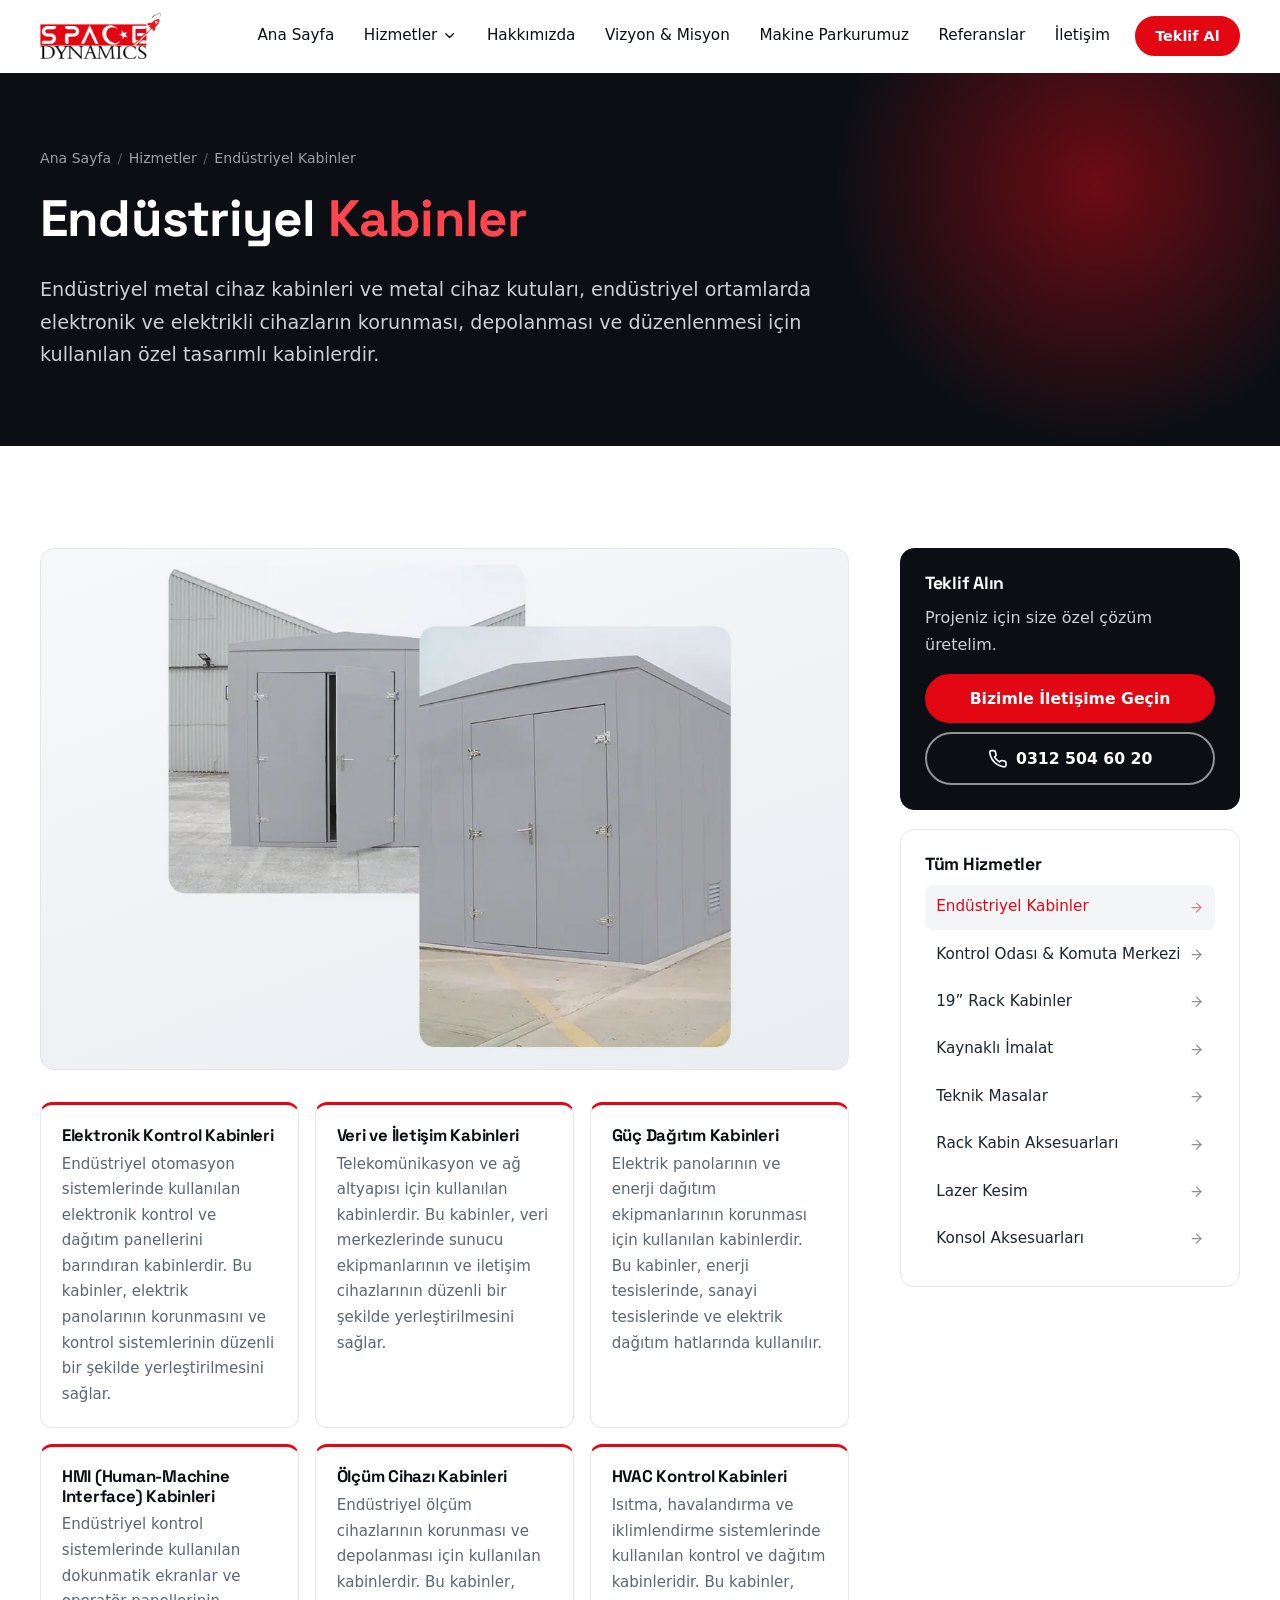
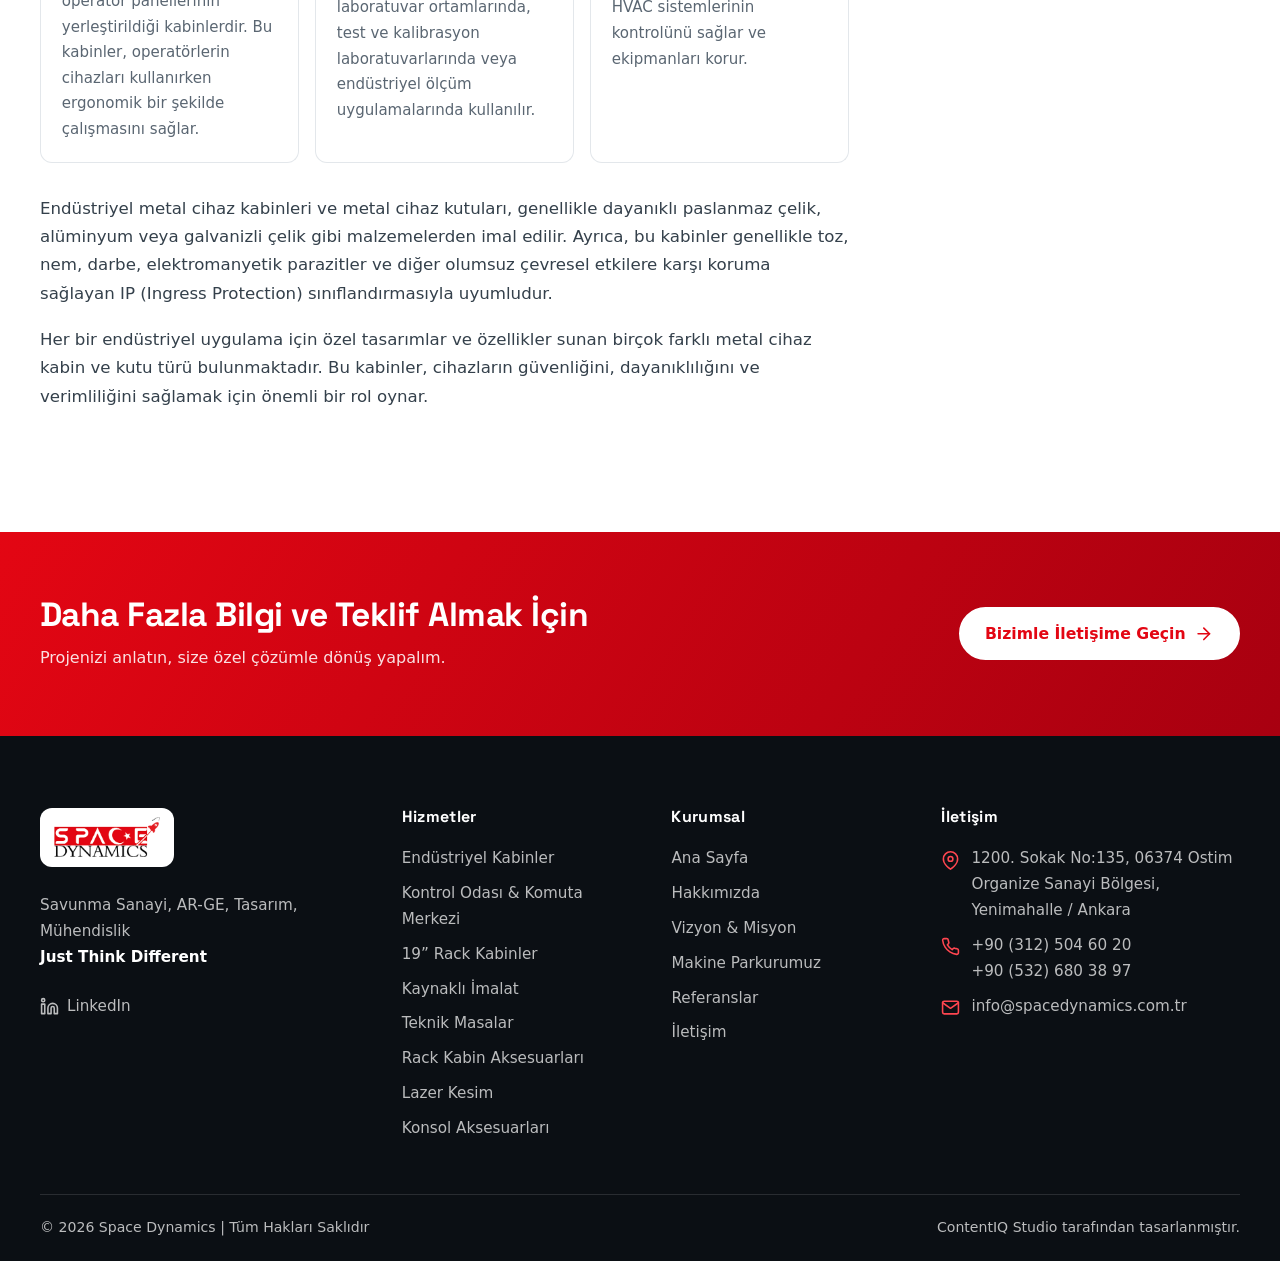
<file: endustriyel-kabinler/index.html>
<!doctype html><html lang="tr"><head><meta charset="utf-8"><meta name="viewport" content="width=device-width,initial-scale=1"><title>Endüstriyel Kabinler – Space Dynamics</title><meta name="description" content="Endüstriyel metal cihaz kabinleri ve metal cihaz kutuları, endüstriyel ortamlarda elektronik ve elektrikli cihazların korunması, depolanması ve…"><link rel="canonical" href="https://spacedynamics.com.tr/endustriyel-kabinler/"><meta name="theme-color" content="#0b0f14"><meta property="og:type" content="website"><meta property="og:locale" content="tr_TR"><meta property="og:site_name" content="Space Dynamics"><meta property="og:title" content="Endüstriyel Kabinler – Space Dynamics"><meta property="og:description" content="Endüstriyel metal cihaz kabinleri ve metal cihaz kutuları, endüstriyel ortamlarda elektronik ve elektrikli cihazların korunması, depolanması ve…"><meta property="og:url" content="https://spacedynamics.com.tr/endustriyel-kabinler/"><meta property="og:image" content="https://spacedynamics.com.tr/assets/img/og.jpg"><meta name="twitter:card" content="summary_large_image"><link rel="icon" type="image/png" href="../favicon.png"><link rel="apple-touch-icon" href="../apple-touch-icon.png"><link rel="preload" href="../assets/fonts/sg-latin.woff2" as="font" type="font/woff2" crossorigin><link rel="stylesheet" href="../assets/css/style.css?v=3a54566d"><script>document.documentElement.className="js"</script></head><body><a class="skip" href="#main">İçeriğe geç</a><header class="hdr"><div class="wrap hdr__in"><a class="brand" href="../" aria-label="Space Dynamics - Ana Sayfa"><img src="../assets/img/logo.webp" width="314" height="119" alt="Space Dynamics"></a><button type="button" class="burger" aria-expanded="false" aria-controls="nav" aria-label="Menüyü aç/kapat"><svg class="i m" viewBox="0 0 24 24"><line x1="3" y1="6" x2="21" y2="6"/><line x1="3" y1="12" x2="21" y2="12"/><line x1="3" y1="18" x2="21" y2="18"/></svg><svg class="i x" viewBox="0 0 24 24"><path d="M18 6 6 18M6 6l12 12"/></svg></button><nav id="nav" class="nav" aria-label="Ana menü"><a href="../">Ana Sayfa</a><div class="dd"><button type="button" class="dd__btn" aria-expanded="false">Hizmetler <svg class="i" viewBox="0 0 24 24" aria-hidden="true"><polyline points="6 9 12 15 18 9"/></svg></button><div class="dd__menu"><a href="../endustriyel-kabinler/" aria-current="page">Endüstriyel Kabinler</a><a href="../kontrol-odasi-ve-komuta-merkezi/">Kontrol Odası &amp; Komuta Merkezi</a><a href="../19-rack-kabinler/">19” Rack Kabinler</a><a href="../kaynakli-imalat/">Kaynaklı İmalat</a><a href="../teknik-masalar/">Teknik Masalar</a><a href="../rack-kabin-aksesuarlari/">Rack Kabin Aksesuarları</a><a href="../lazer-kesim/">Lazer Kesim</a><a href="../konsol-aksesuarlari/">Konsol Aksesuarları</a></div></div><a href="../hakkimizda/">Hakkımızda</a><a href="../vizyon-misyon/">Vizyon & Misyon</a><a href="../makine-parkurumuz/">Makine Parkurumuz</a><a href="../referanslar/">Referanslar</a><a href="../iletisim/">İletişim</a> <a class="btn btn--sm" href="../iletisim/">Teklif Al</a></nav></div></header><main id="main"><section class="phero"><div class="wrap phero__in"><ol class="crumbs"><li><a href="../">Ana Sayfa</a></li><li><a href="../#hizmetler">Hizmetler</a></li><li>Endüstriyel Kabinler</li></ol><h1>Endüstriyel <em>Kabinler</em></h1><p class="phero__lead">Endüstriyel metal cihaz kabinleri ve metal cihaz kutuları, endüstriyel ortamlarda elektronik ve elektrikli cihazların korunması, depolanması ve düzenlenmesi için kullanılan özel tasarımlı kabinlerdir.</p></div></section><section class="sec"><div class="wrap sp"><article><div class="prose"><figure class="fig fig--mul rv"><img src="../assets/img/page-endustriyel-kabinler-879.webp" srcset="../assets/img/page-endustriyel-kabinler-640.webp 640w, ../assets/img/page-endustriyel-kabinler-879.webp 879w" sizes="(min-width:1000px) 760px, 92vw" width="879" height="732" alt="Endüstriyel Kabinler" loading="lazy" decoding="async"></figure><div class="feat"><div class="rv"><h3>Elektronik Kontrol Kabinleri</h3><p>Endüstriyel otomasyon sistemlerinde kullanılan elektronik kontrol ve dağıtım panellerini barındıran kabinlerdir. Bu kabinler, elektrik panolarının korunmasını ve kontrol sistemlerinin düzenli bir şekilde yerleştirilmesini sağlar.</p></div><div class="rv"><h3>Veri ve İletişim Kabinleri</h3><p>Telekomünikasyon ve ağ altyapısı için kullanılan kabinlerdir. Bu kabinler, veri merkezlerinde sunucu ekipmanlarının ve iletişim cihazlarının düzenli bir şekilde yerleştirilmesini sağlar.</p></div><div class="rv"><h3>Güç Dağıtım Kabinleri</h3><p>Elektrik panolarının ve enerji dağıtım ekipmanlarının korunması için kullanılan kabinlerdir. Bu kabinler, enerji tesislerinde, sanayi tesislerinde ve elektrik dağıtım hatlarında kullanılır.</p></div><div class="rv"><h3>HMI (Human-Machine Interface) Kabinleri</h3><p>Endüstriyel kontrol sistemlerinde kullanılan dokunmatik ekranlar ve operatör panellerinin yerleştirildiği kabinlerdir. Bu kabinler, operatörlerin cihazları kullanırken ergonomik bir şekilde çalışmasını sağlar.</p></div><div class="rv"><h3>Ölçüm Cihazı Kabinleri</h3><p>Endüstriyel ölçüm cihazlarının korunması ve depolanması için kullanılan kabinlerdir. Bu kabinler, laboratuvar ortamlarında, test ve kalibrasyon laboratuvarlarında veya endüstriyel ölçüm uygulamalarında kullanılır.</p></div><div class="rv"><h3>HVAC Kontrol Kabinleri</h3><p>Isıtma, havalandırma ve iklimlendirme sistemlerinde kullanılan kontrol ve dağıtım kabinleridir. Bu kabinler, HVAC sistemlerinin kontrolünü sağlar ve ekipmanları korur.</p></div></div><p>Endüstriyel metal cihaz kabinleri ve metal cihaz kutuları, genellikle dayanıklı paslanmaz çelik, alüminyum veya galvanizli çelik gibi malzemelerden imal edilir. Ayrıca, bu kabinler genellikle toz, nem, darbe, elektromanyetik parazitler ve diğer olumsuz çevresel etkilere karşı koruma sağlayan IP (Ingress Protection) sınıflandırmasıyla uyumludur.</p><p>Her bir endüstriyel uygulama için özel tasarımlar ve özellikler sunan birçok farklı metal cihaz kabin ve kutu türü bulunmaktadır. Bu kabinler, cihazların güvenliğini, dayanıklılığını ve verimliliğini sağlamak için önemli bir rol oynar.</p></div></article><aside class="side"><div class="box box--dark"><h3>Teklif Alın</h3><p style="margin:0 0 .4rem">Projeniz için size özel çözüm üretelim.</p><a class="btn" href="../iletisim/">Bizimle İletişime Geçin</a><a class="btn btn--ghost" href="tel:+903125046020"><svg class="i" viewBox="0 0 24 24" aria-hidden="true"><path d="M22 16.9v3a2 2 0 0 1-2.2 2 19.8 19.8 0 0 1-8.6-3.1 19.5 19.5 0 0 1-6-6 19.8 19.8 0 0 1-3.1-8.7A2 2 0 0 1 4.1 2h3a2 2 0 0 1 2 1.7c.1 1 .4 1.9.7 2.8a2 2 0 0 1-.5 2.1L8.1 9.9a16 16 0 0 0 6 6l1.3-1.3a2 2 0 0 1 2.1-.4c.9.3 1.8.6 2.8.7a2 2 0 0 1 1.7 2z"/></svg> 0312 504 60 20</a></div><div class="box"><h3>Tüm Hizmetler</h3><nav class="sl" aria-label="Hizmetler"><a href="../endustriyel-kabinler/" aria-current="page">Endüstriyel Kabinler<svg class="i" viewBox="0 0 24 24" aria-hidden="true"><line x1="5" y1="12" x2="19" y2="12"/><polyline points="12 5 19 12 12 19"/></svg></a><a href="../kontrol-odasi-ve-komuta-merkezi/">Kontrol Odası &amp; Komuta Merkezi<svg class="i" viewBox="0 0 24 24" aria-hidden="true"><line x1="5" y1="12" x2="19" y2="12"/><polyline points="12 5 19 12 12 19"/></svg></a><a href="../19-rack-kabinler/">19” Rack Kabinler<svg class="i" viewBox="0 0 24 24" aria-hidden="true"><line x1="5" y1="12" x2="19" y2="12"/><polyline points="12 5 19 12 12 19"/></svg></a><a href="../kaynakli-imalat/">Kaynaklı İmalat<svg class="i" viewBox="0 0 24 24" aria-hidden="true"><line x1="5" y1="12" x2="19" y2="12"/><polyline points="12 5 19 12 12 19"/></svg></a><a href="../teknik-masalar/">Teknik Masalar<svg class="i" viewBox="0 0 24 24" aria-hidden="true"><line x1="5" y1="12" x2="19" y2="12"/><polyline points="12 5 19 12 12 19"/></svg></a><a href="../rack-kabin-aksesuarlari/">Rack Kabin Aksesuarları<svg class="i" viewBox="0 0 24 24" aria-hidden="true"><line x1="5" y1="12" x2="19" y2="12"/><polyline points="12 5 19 12 12 19"/></svg></a><a href="../lazer-kesim/">Lazer Kesim<svg class="i" viewBox="0 0 24 24" aria-hidden="true"><line x1="5" y1="12" x2="19" y2="12"/><polyline points="12 5 19 12 12 19"/></svg></a><a href="../konsol-aksesuarlari/">Konsol Aksesuarları<svg class="i" viewBox="0 0 24 24" aria-hidden="true"><line x1="5" y1="12" x2="19" y2="12"/><polyline points="12 5 19 12 12 19"/></svg></a></nav></div></aside></div></section><section class="cta"><div class="wrap cta__in"><div><h2>Daha Fazla Bilgi ve Teklif Almak İçin</h2><p>Projenizi anlatın, size özel çözümle dönüş yapalım.</p></div><a class="btn" href="../iletisim/">Bizimle İletişime Geçin <svg class="i" viewBox="0 0 24 24" aria-hidden="true"><line x1="5" y1="12" x2="19" y2="12"/><polyline points="12 5 19 12 12 19"/></svg></a></div></section></main><footer class="ftr"><div class="wrap"><div class="ftr__g"><div><a class="ftr__logo" href="../"><img src="../assets/img/logo.webp" width="314" height="119" alt="Space Dynamics" loading="lazy"></a><p>Savunma Sanayi, AR-GE, Tasarım, Mühendislik<br><strong style="color:#fff">Just Think Different</strong></p><a class="soc" href="https://www.linkedin.com/in/space-dynamics-179b81290/" target="_blank" rel="noopener"><svg class="i" viewBox="0 0 24 24" aria-hidden="true"><path d="M16 8a6 6 0 0 1 6 6v7h-4v-7a2 2 0 0 0-4 0v7h-4v-7a6 6 0 0 1 6-6z"/><rect x="2" y="9" width="4" height="12"/><circle cx="4" cy="4" r="2"/></svg> LinkedIn</a></div><div><h3>Hizmetler</h3><ul><li><a href="../endustriyel-kabinler/">Endüstriyel Kabinler</a></li><li><a href="../kontrol-odasi-ve-komuta-merkezi/">Kontrol Odası &amp; Komuta Merkezi</a></li><li><a href="../19-rack-kabinler/">19” Rack Kabinler</a></li><li><a href="../kaynakli-imalat/">Kaynaklı İmalat</a></li><li><a href="../teknik-masalar/">Teknik Masalar</a></li><li><a href="../rack-kabin-aksesuarlari/">Rack Kabin Aksesuarları</a></li><li><a href="../lazer-kesim/">Lazer Kesim</a></li><li><a href="../konsol-aksesuarlari/">Konsol Aksesuarları</a></li></ul></div><div><h3>Kurumsal</h3><ul><li><a href="../">Ana Sayfa</a></li><li><a href="../hakkimizda/">Hakkımızda</a></li><li><a href="../vizyon-misyon/">Vizyon & Misyon</a></li><li><a href="../makine-parkurumuz/">Makine Parkurumuz</a></li><li><a href="../referanslar/">Referanslar</a></li><li><a href="../iletisim/">İletişim</a></li></ul></div><div><h3>İletişim</h3><ul class="ftr__c"><li><svg class="i" viewBox="0 0 24 24" aria-hidden="true"><path d="M21 10c0 7-9 13-9 13S3 17 3 10a9 9 0 0 1 18 0z"/><circle cx="12" cy="10" r="3"/></svg><span>1200. Sokak No:135, 06374 Ostim Organize Sanayi Bölgesi, Yenimahalle / Ankara</span></li><li><svg class="i" viewBox="0 0 24 24" aria-hidden="true"><path d="M22 16.9v3a2 2 0 0 1-2.2 2 19.8 19.8 0 0 1-8.6-3.1 19.5 19.5 0 0 1-6-6 19.8 19.8 0 0 1-3.1-8.7A2 2 0 0 1 4.1 2h3a2 2 0 0 1 2 1.7c.1 1 .4 1.9.7 2.8a2 2 0 0 1-.5 2.1L8.1 9.9a16 16 0 0 0 6 6l1.3-1.3a2 2 0 0 1 2.1-.4c.9.3 1.8.6 2.8.7a2 2 0 0 1 1.7 2z"/></svg><span><a href="tel:+903125046020">+90 (312) 504 60 20</a><br><a href="tel:+905326803897">+90 (532) 680 38 97</a></span></li><li><svg class="i" viewBox="0 0 24 24" aria-hidden="true"><path d="M4 4h16a2 2 0 0 1 2 2v12a2 2 0 0 1-2 2H4a2 2 0 0 1-2-2V6a2 2 0 0 1 2-2z"/><polyline points="22,6 12,13 2,6"/></svg><a href="mailto:info@spacedynamics.com.tr">info@spacedynamics.com.tr</a></li></ul></div></div><div class="ftr__b"><span>© 2026 Space Dynamics | Tüm Hakları Saklıdır</span><span><a href="https://contentiq.com.tr" target="_blank" rel="noopener">ContentIQ Studio</a> tarafından tasarlanmıştır.</span></div></div></footer><script src="../assets/js/main.js?v=3a54566d" defer="defer"></script></body></html>
</file>
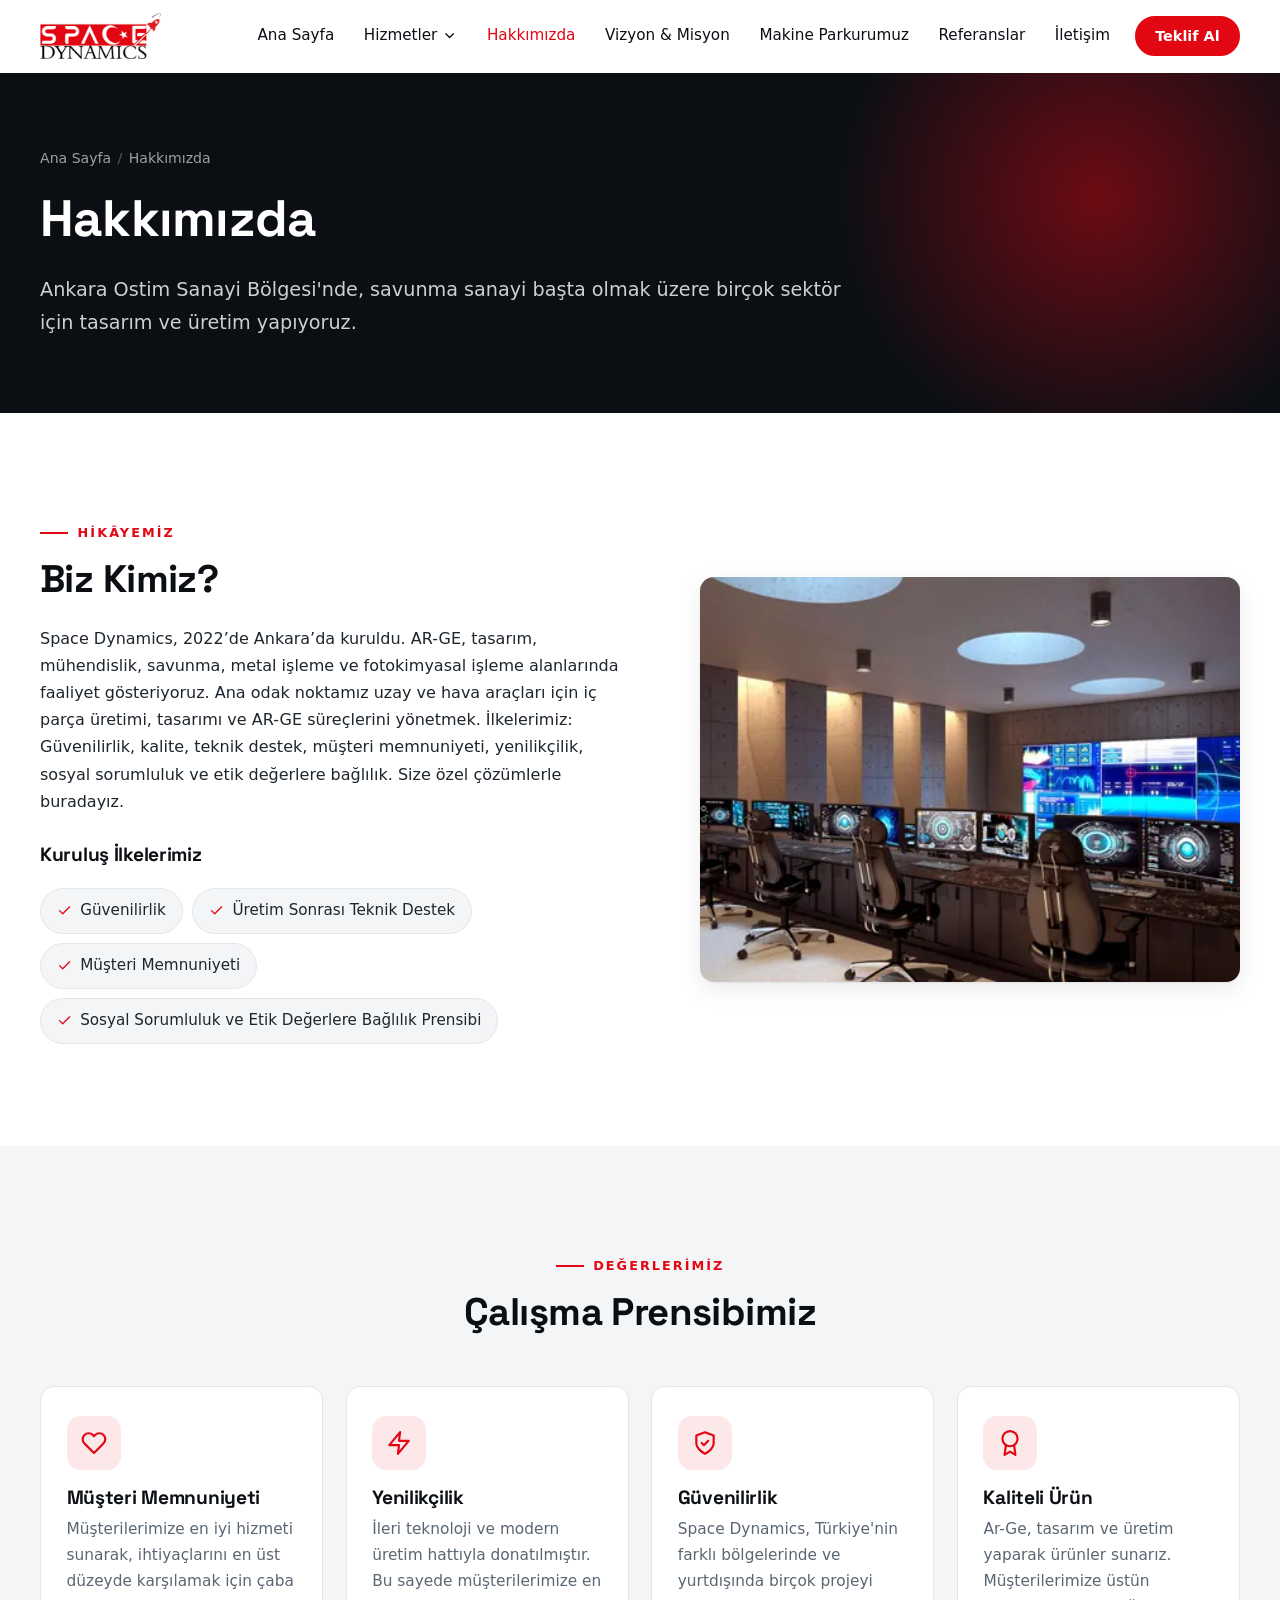
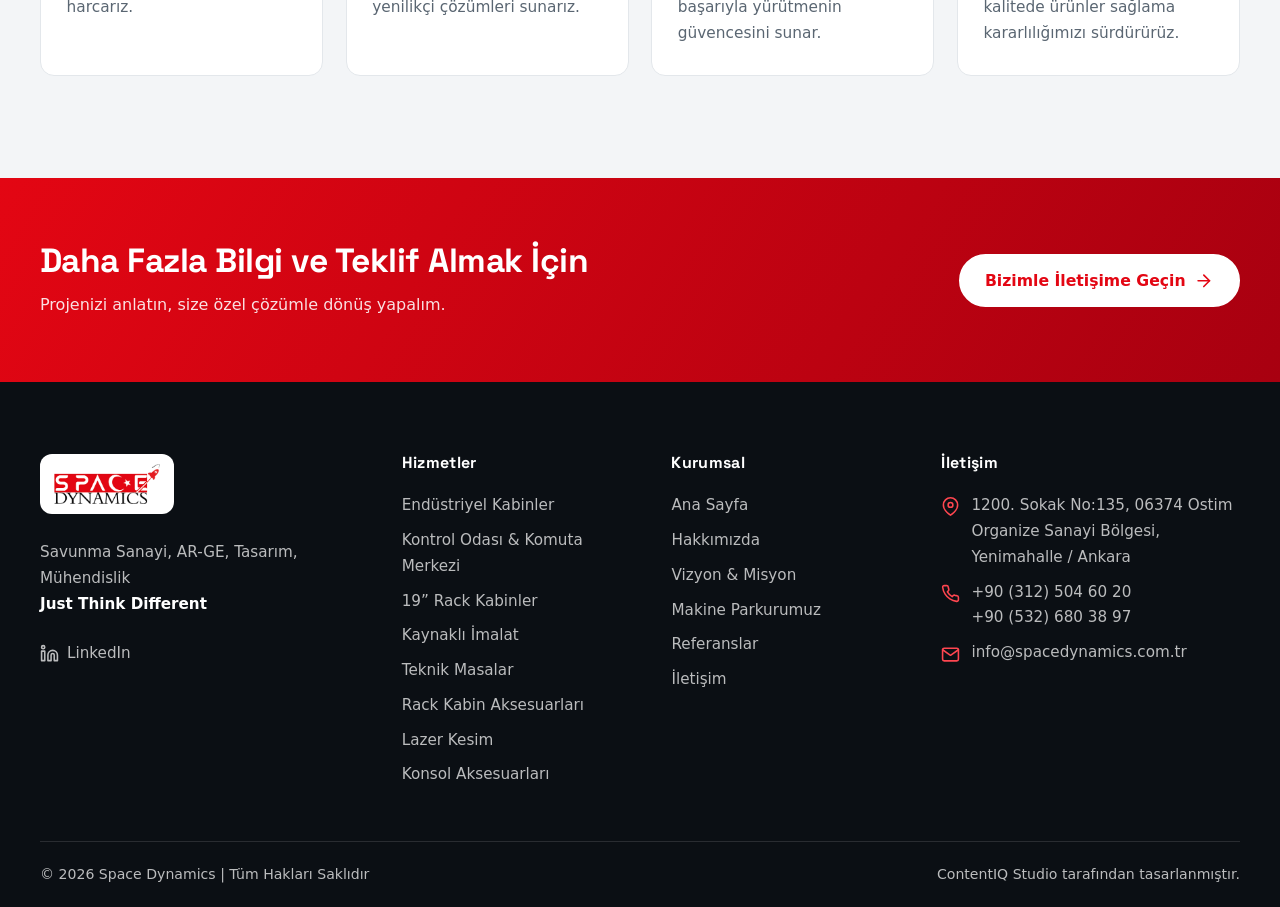
<file: hakkimizda/index.html>
<!doctype html><html lang="tr"><head><meta charset="utf-8"><meta name="viewport" content="width=device-width,initial-scale=1"><title>Hakkımızda – Space Dynamics</title><meta name="description" content="Space Dynamics, 2022’de Ankara’da kuruldu. AR-GE, tasarım, mühendislik, savunma, metal işleme ve fotokimyasal işleme alanlarında faaliyet gösteriyoruz.…"><link rel="canonical" href="https://spacedynamics.com.tr/hakkimizda/"><meta name="theme-color" content="#0b0f14"><meta property="og:type" content="website"><meta property="og:locale" content="tr_TR"><meta property="og:site_name" content="Space Dynamics"><meta property="og:title" content="Hakkımızda – Space Dynamics"><meta property="og:description" content="Space Dynamics, 2022’de Ankara’da kuruldu. AR-GE, tasarım, mühendislik, savunma, metal işleme ve fotokimyasal işleme alanlarında faaliyet gösteriyoruz.…"><meta property="og:url" content="https://spacedynamics.com.tr/hakkimizda/"><meta property="og:image" content="https://spacedynamics.com.tr/assets/img/og.jpg"><meta name="twitter:card" content="summary_large_image"><link rel="icon" type="image/png" href="../favicon.png"><link rel="apple-touch-icon" href="../apple-touch-icon.png"><link rel="preload" href="../assets/fonts/sg-latin.woff2" as="font" type="font/woff2" crossorigin><link rel="stylesheet" href="../assets/css/style.css?v=3a54566d"><script>document.documentElement.className="js"</script></head><body><a class="skip" href="#main">İçeriğe geç</a><header class="hdr"><div class="wrap hdr__in"><a class="brand" href="../" aria-label="Space Dynamics - Ana Sayfa"><img src="../assets/img/logo.webp" width="314" height="119" alt="Space Dynamics"></a><button type="button" class="burger" aria-expanded="false" aria-controls="nav" aria-label="Menüyü aç/kapat"><svg class="i m" viewBox="0 0 24 24"><line x1="3" y1="6" x2="21" y2="6"/><line x1="3" y1="12" x2="21" y2="12"/><line x1="3" y1="18" x2="21" y2="18"/></svg><svg class="i x" viewBox="0 0 24 24"><path d="M18 6 6 18M6 6l12 12"/></svg></button><nav id="nav" class="nav" aria-label="Ana menü"><a href="../">Ana Sayfa</a><div class="dd"><button type="button" class="dd__btn" aria-expanded="false">Hizmetler <svg class="i" viewBox="0 0 24 24" aria-hidden="true"><polyline points="6 9 12 15 18 9"/></svg></button><div class="dd__menu"><a href="../endustriyel-kabinler/">Endüstriyel Kabinler</a><a href="../kontrol-odasi-ve-komuta-merkezi/">Kontrol Odası &amp; Komuta Merkezi</a><a href="../19-rack-kabinler/">19” Rack Kabinler</a><a href="../kaynakli-imalat/">Kaynaklı İmalat</a><a href="../teknik-masalar/">Teknik Masalar</a><a href="../rack-kabin-aksesuarlari/">Rack Kabin Aksesuarları</a><a href="../lazer-kesim/">Lazer Kesim</a><a href="../konsol-aksesuarlari/">Konsol Aksesuarları</a></div></div><a href="../hakkimizda/" aria-current="page">Hakkımızda</a><a href="../vizyon-misyon/">Vizyon & Misyon</a><a href="../makine-parkurumuz/">Makine Parkurumuz</a><a href="../referanslar/">Referanslar</a><a href="../iletisim/">İletişim</a> <a class="btn btn--sm" href="../iletisim/">Teklif Al</a></nav></div></header><main id="main"><section class="phero"><div class="wrap phero__in"><ol class="crumbs"><li><a href="../">Ana Sayfa</a></li><li>Hakkımızda</li></ol><h1>Hakkımızda</h1><p class="phero__lead">Ankara Ostim Sanayi Bölgesi'nde, savunma sanayi başta olmak üzere birçok sektör için tasarım ve üretim yapıyoruz.</p></div></section><section class="sec"><div class="wrap split"><div class="rv"><span class="eyebrow">Hikâyemiz</span><h2>Biz Kimiz?</h2><p>Space Dynamics, 2022’de Ankara’da kuruldu. AR-GE, tasarım, mühendislik, savunma, metal işleme ve fotokimyasal işleme alanlarında faaliyet gösteriyoruz. Ana odak noktamız uzay ve hava araçları için iç parça üretimi, tasarımı ve AR-GE süreçlerini yönetmek. İlkelerimiz: Güvenilirlik, kalite, teknik destek, müşteri memnuniyeti, yenilikçilik, sosyal sorumluluk ve etik değerlere bağlılık. Size özel çözümlerle buradayız.</p><h3 style="margin-top:1.8rem">Kuruluş İlkelerimiz</h3><ul class="chips"><li><svg class="i" viewBox="0 0 24 24" aria-hidden="true"><polyline points="20 6 9 17 4 12"/></svg>Güvenilirlik</li><li><svg class="i" viewBox="0 0 24 24" aria-hidden="true"><polyline points="20 6 9 17 4 12"/></svg>Üretim Sonrası Teknik Destek</li><li><svg class="i" viewBox="0 0 24 24" aria-hidden="true"><polyline points="20 6 9 17 4 12"/></svg>Müşteri Memnuniyeti</li><li><svg class="i" viewBox="0 0 24 24" aria-hidden="true"><polyline points="20 6 9 17 4 12"/></svg>Sosyal Sorumluluk ve Etik Değerlere Bağlılık Prensibi</li></ul></div><div class="split__m rv"><img src="../assets/img/about-wide-1000.webp" srcset="../assets/img/about-wide-640.webp 640w, ../assets/img/about-wide-1000.webp 1000w" sizes="(min-width:1000px) 520px, 92vw" width="1000" height="500" alt="Space Dynamics kontrol odası konsolları" loading="lazy" decoding="async"></div></div></section><section class="sec sec--soft"><div class="wrap"><div class="head head--c"><span class="eyebrow">Değerlerimiz</span><h2>Çalışma Prensibimiz</h2></div><div class="grid grid--4"><div class="card ic rv" style="--d:0s"><div class="ic__i"><svg class="i" viewBox="0 0 24 24" aria-hidden="true"><path d="M20.8 4.6a5.5 5.5 0 0 0-7.8 0L12 5.7l-1-1.1a5.5 5.5 0 0 0-7.8 7.8l1 1.1L12 21.2l7.8-7.8 1-1.1a5.5 5.5 0 0 0 0-7.7z"/></svg></div><h3>Müşteri Memnuniyeti</h3><p>Müşterilerimize en iyi hizmeti sunarak, ihtiyaçlarını en üst düzeyde karşılamak için çaba harcarız.</p></div><div class="card ic rv" style="--d:0.07s"><div class="ic__i"><svg class="i" viewBox="0 0 24 24" aria-hidden="true"><polygon points="13 2 3 14 12 14 11 22 21 10 12 10 13 2"/></svg></div><h3>Yenilikçilik</h3><p>İleri teknoloji ve modern üretim hattıyla donatılmıştır. Bu sayede müşterilerimize en yenilikçi çözümleri sunarız.</p></div><div class="card ic rv" style="--d:0.14s"><div class="ic__i"><svg class="i" viewBox="0 0 24 24" aria-hidden="true"><path d="M12 22s8-4 8-10V5l-8-3-8 3v7c0 6 8 10 8 10z"/><polyline points="9 12 11 14 15 10"/></svg></div><h3>Güvenilirlik</h3><p>Space Dynamics, Türkiye'nin farklı bölgelerinde ve yurtdışında birçok projeyi başarıyla yürütmenin güvencesini sunar.</p></div><div class="card ic rv" style="--d:0.21000000000000002s"><div class="ic__i"><svg class="i" viewBox="0 0 24 24" aria-hidden="true"><circle cx="12" cy="8" r="7"/><polyline points="8.21 13.89 7 23 12 20 17 23 15.79 13.88"/></svg></div><h3>Kaliteli Ürün</h3><p>Ar-Ge, tasarım ve üretim yaparak ürünler sunarız. Müşterilerimize üstün kalitede ürünler sağlama kararlılığımızı sürdürürüz.</p></div></div></div></section><section class="cta"><div class="wrap cta__in"><div><h2>Daha Fazla Bilgi ve Teklif Almak İçin</h2><p>Projenizi anlatın, size özel çözümle dönüş yapalım.</p></div><a class="btn" href="../iletisim/">Bizimle İletişime Geçin <svg class="i" viewBox="0 0 24 24" aria-hidden="true"><line x1="5" y1="12" x2="19" y2="12"/><polyline points="12 5 19 12 12 19"/></svg></a></div></section></main><footer class="ftr"><div class="wrap"><div class="ftr__g"><div><a class="ftr__logo" href="../"><img src="../assets/img/logo.webp" width="314" height="119" alt="Space Dynamics" loading="lazy"></a><p>Savunma Sanayi, AR-GE, Tasarım, Mühendislik<br><strong style="color:#fff">Just Think Different</strong></p><a class="soc" href="https://www.linkedin.com/in/space-dynamics-179b81290/" target="_blank" rel="noopener"><svg class="i" viewBox="0 0 24 24" aria-hidden="true"><path d="M16 8a6 6 0 0 1 6 6v7h-4v-7a2 2 0 0 0-4 0v7h-4v-7a6 6 0 0 1 6-6z"/><rect x="2" y="9" width="4" height="12"/><circle cx="4" cy="4" r="2"/></svg> LinkedIn</a></div><div><h3>Hizmetler</h3><ul><li><a href="../endustriyel-kabinler/">Endüstriyel Kabinler</a></li><li><a href="../kontrol-odasi-ve-komuta-merkezi/">Kontrol Odası &amp; Komuta Merkezi</a></li><li><a href="../19-rack-kabinler/">19” Rack Kabinler</a></li><li><a href="../kaynakli-imalat/">Kaynaklı İmalat</a></li><li><a href="../teknik-masalar/">Teknik Masalar</a></li><li><a href="../rack-kabin-aksesuarlari/">Rack Kabin Aksesuarları</a></li><li><a href="../lazer-kesim/">Lazer Kesim</a></li><li><a href="../konsol-aksesuarlari/">Konsol Aksesuarları</a></li></ul></div><div><h3>Kurumsal</h3><ul><li><a href="../">Ana Sayfa</a></li><li><a href="../hakkimizda/">Hakkımızda</a></li><li><a href="../vizyon-misyon/">Vizyon & Misyon</a></li><li><a href="../makine-parkurumuz/">Makine Parkurumuz</a></li><li><a href="../referanslar/">Referanslar</a></li><li><a href="../iletisim/">İletişim</a></li></ul></div><div><h3>İletişim</h3><ul class="ftr__c"><li><svg class="i" viewBox="0 0 24 24" aria-hidden="true"><path d="M21 10c0 7-9 13-9 13S3 17 3 10a9 9 0 0 1 18 0z"/><circle cx="12" cy="10" r="3"/></svg><span>1200. Sokak No:135, 06374 Ostim Organize Sanayi Bölgesi, Yenimahalle / Ankara</span></li><li><svg class="i" viewBox="0 0 24 24" aria-hidden="true"><path d="M22 16.9v3a2 2 0 0 1-2.2 2 19.8 19.8 0 0 1-8.6-3.1 19.5 19.5 0 0 1-6-6 19.8 19.8 0 0 1-3.1-8.7A2 2 0 0 1 4.1 2h3a2 2 0 0 1 2 1.7c.1 1 .4 1.9.7 2.8a2 2 0 0 1-.5 2.1L8.1 9.9a16 16 0 0 0 6 6l1.3-1.3a2 2 0 0 1 2.1-.4c.9.3 1.8.6 2.8.7a2 2 0 0 1 1.7 2z"/></svg><span><a href="tel:+903125046020">+90 (312) 504 60 20</a><br><a href="tel:+905326803897">+90 (532) 680 38 97</a></span></li><li><svg class="i" viewBox="0 0 24 24" aria-hidden="true"><path d="M4 4h16a2 2 0 0 1 2 2v12a2 2 0 0 1-2 2H4a2 2 0 0 1-2-2V6a2 2 0 0 1 2-2z"/><polyline points="22,6 12,13 2,6"/></svg><a href="mailto:info@spacedynamics.com.tr">info@spacedynamics.com.tr</a></li></ul></div></div><div class="ftr__b"><span>© 2026 Space Dynamics | Tüm Hakları Saklıdır</span><span><a href="https://contentiq.com.tr" target="_blank" rel="noopener">ContentIQ Studio</a> tarafından tasarlanmıştır.</span></div></div></footer><script src="../assets/js/main.js?v=3a54566d" defer="defer"></script></body></html>
</file>
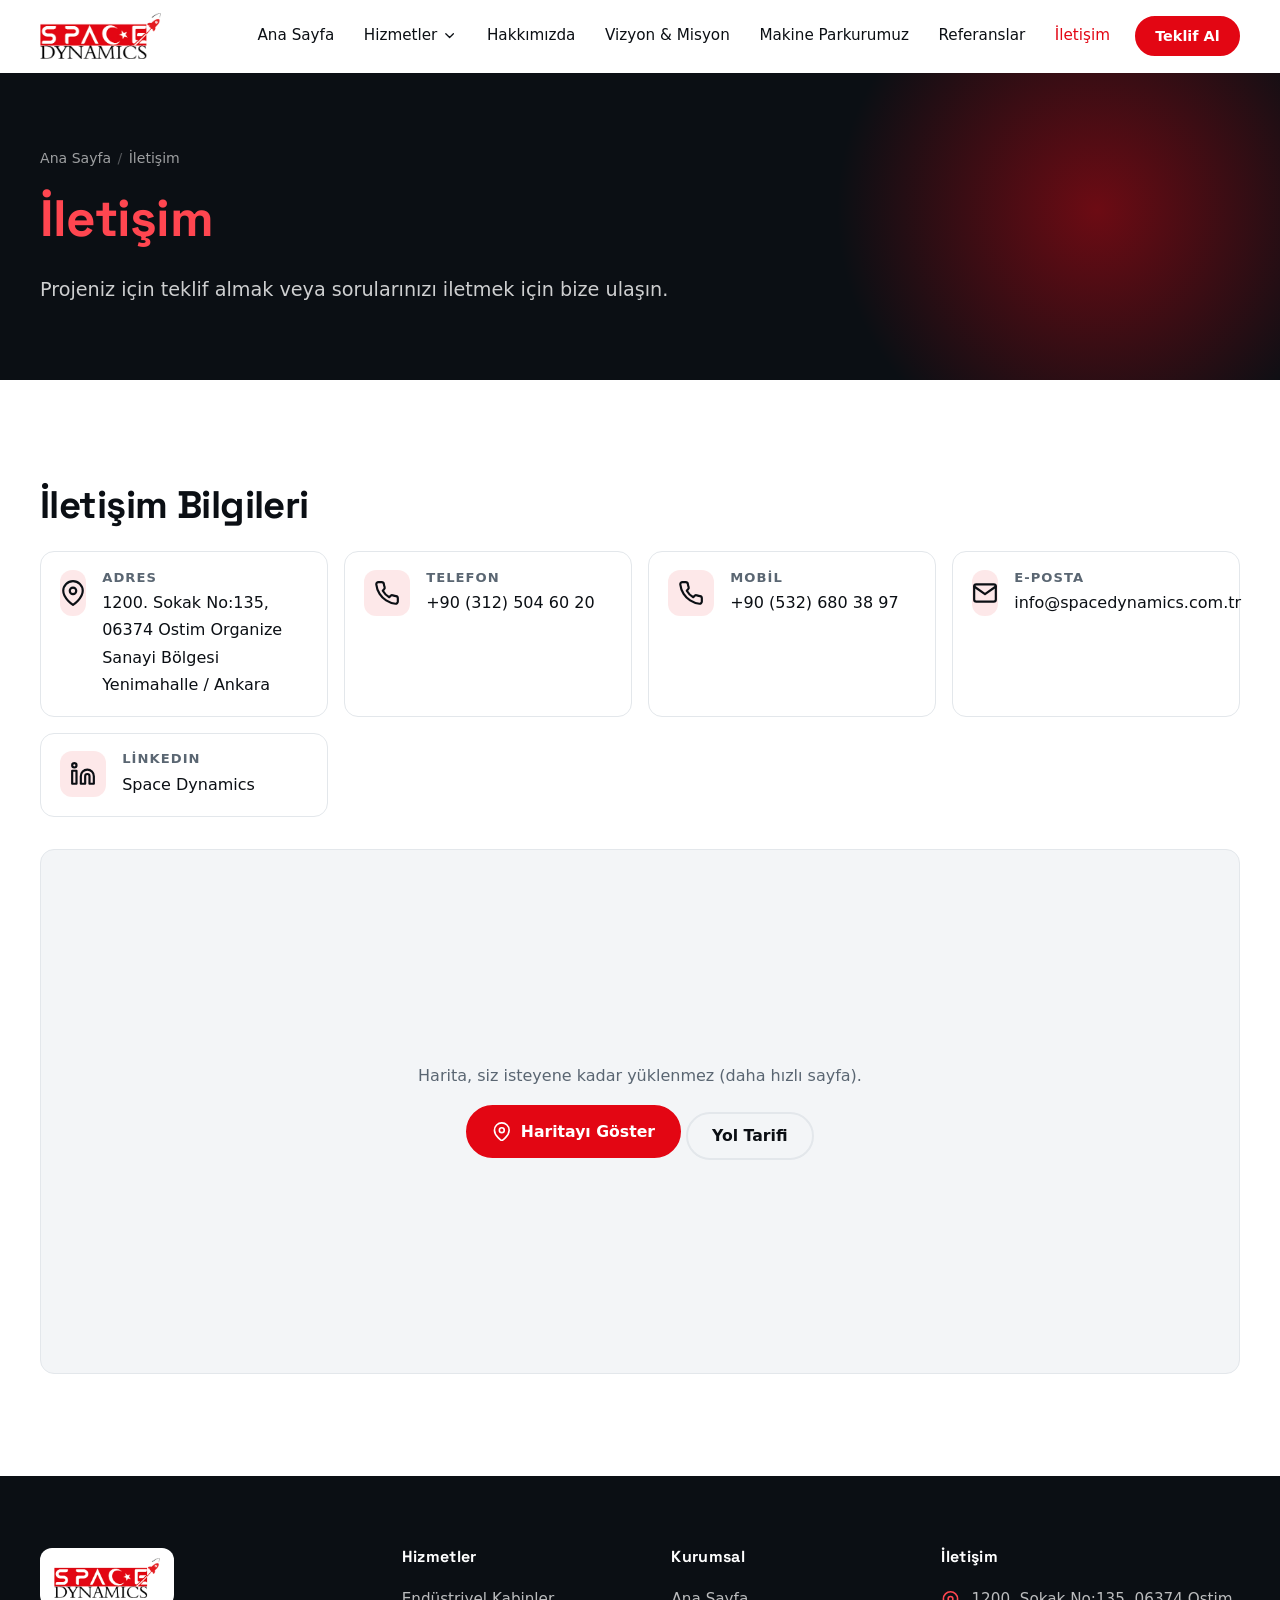
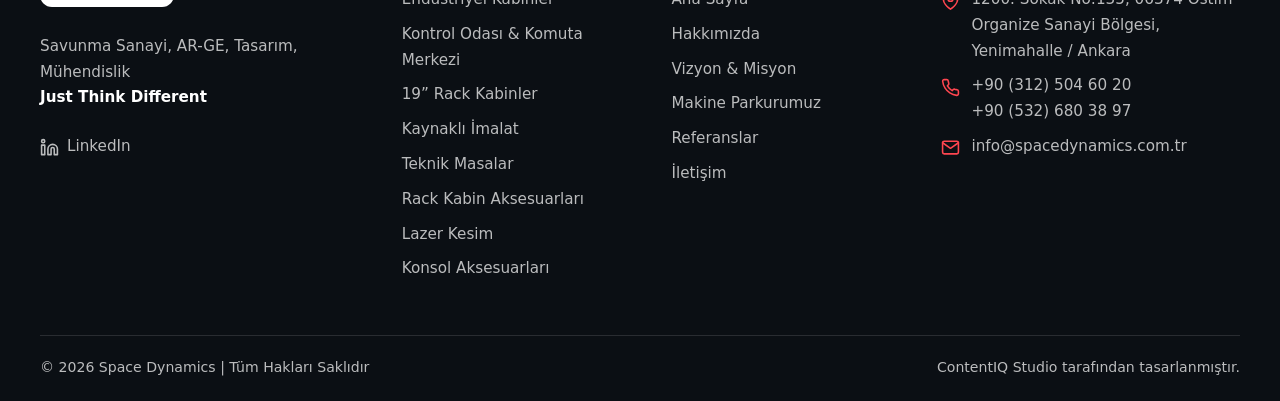
<file: iletisim/index.html>
<!doctype html><html lang="tr"><head><meta charset="utf-8"><meta name="viewport" content="width=device-width,initial-scale=1"><title>İletişim – Space Dynamics</title><meta name="description" content="Space Dynamics iletişim: Ostim OSB, 1200. Sokak No:135 Yenimahalle/Ankara. Tel: +90 312 504 60 20, e-posta: info@spacedynamics.com.tr"><link rel="canonical" href="https://spacedynamics.com.tr/iletisim/"><meta name="theme-color" content="#0b0f14"><meta property="og:type" content="website"><meta property="og:locale" content="tr_TR"><meta property="og:site_name" content="Space Dynamics"><meta property="og:title" content="İletişim – Space Dynamics"><meta property="og:description" content="Space Dynamics iletişim: Ostim OSB, 1200. Sokak No:135 Yenimahalle/Ankara. Tel: +90 312 504 60 20, e-posta: info@spacedynamics.com.tr"><meta property="og:url" content="https://spacedynamics.com.tr/iletisim/"><meta property="og:image" content="https://spacedynamics.com.tr/assets/img/og.jpg"><meta name="twitter:card" content="summary_large_image"><link rel="icon" type="image/png" href="../favicon.png"><link rel="apple-touch-icon" href="../apple-touch-icon.png"><link rel="preload" href="../assets/fonts/sg-latin.woff2" as="font" type="font/woff2" crossorigin><link rel="stylesheet" href="../assets/css/style.css?v=3a54566d"><script>document.documentElement.className="js"</script></head><body><a class="skip" href="#main">İçeriğe geç</a><header class="hdr"><div class="wrap hdr__in"><a class="brand" href="../" aria-label="Space Dynamics - Ana Sayfa"><img src="../assets/img/logo.webp" width="314" height="119" alt="Space Dynamics"></a><button type="button" class="burger" aria-expanded="false" aria-controls="nav" aria-label="Menüyü aç/kapat"><svg class="i m" viewBox="0 0 24 24"><line x1="3" y1="6" x2="21" y2="6"/><line x1="3" y1="12" x2="21" y2="12"/><line x1="3" y1="18" x2="21" y2="18"/></svg><svg class="i x" viewBox="0 0 24 24"><path d="M18 6 6 18M6 6l12 12"/></svg></button><nav id="nav" class="nav" aria-label="Ana menü"><a href="../">Ana Sayfa</a><div class="dd"><button type="button" class="dd__btn" aria-expanded="false">Hizmetler <svg class="i" viewBox="0 0 24 24" aria-hidden="true"><polyline points="6 9 12 15 18 9"/></svg></button><div class="dd__menu"><a href="../endustriyel-kabinler/">Endüstriyel Kabinler</a><a href="../kontrol-odasi-ve-komuta-merkezi/">Kontrol Odası &amp; Komuta Merkezi</a><a href="../19-rack-kabinler/">19” Rack Kabinler</a><a href="../kaynakli-imalat/">Kaynaklı İmalat</a><a href="../teknik-masalar/">Teknik Masalar</a><a href="../rack-kabin-aksesuarlari/">Rack Kabin Aksesuarları</a><a href="../lazer-kesim/">Lazer Kesim</a><a href="../konsol-aksesuarlari/">Konsol Aksesuarları</a></div></div><a href="../hakkimizda/">Hakkımızda</a><a href="../vizyon-misyon/">Vizyon & Misyon</a><a href="../makine-parkurumuz/">Makine Parkurumuz</a><a href="../referanslar/">Referanslar</a><a href="../iletisim/" aria-current="page">İletişim</a> <a class="btn btn--sm" href="../iletisim/">Teklif Al</a></nav></div></header><main id="main"><section class="phero"><div class="wrap phero__in"><ol class="crumbs"><li><a href="../">Ana Sayfa</a></li><li>İletişim</li></ol><h1><em>İletişim</em></h1><p class="phero__lead">Projeniz için teklif almak veya sorularınızı iletmek için bize ulaşın.</p></div></section><section class="sec"><div class="wrap"><h2>İletişim Bilgileri</h2><div class="ci ci--g"><div><span class="ic__i"><svg class="i" viewBox="0 0 24 24" aria-hidden="true"><path d="M21 10c0 7-9 13-9 13S3 17 3 10a9 9 0 0 1 18 0z"/><circle cx="12" cy="10" r="3"/></svg></span><p style="margin:0"><b>Adres</b><span>1200. Sokak No:135, 06374 Ostim Organize Sanayi Bölgesi Yenimahalle / Ankara</span></p></div><a href="tel:+903125046020"><span class="ic__i"><svg class="i" viewBox="0 0 24 24" aria-hidden="true"><path d="M22 16.9v3a2 2 0 0 1-2.2 2 19.8 19.8 0 0 1-8.6-3.1 19.5 19.5 0 0 1-6-6 19.8 19.8 0 0 1-3.1-8.7A2 2 0 0 1 4.1 2h3a2 2 0 0 1 2 1.7c.1 1 .4 1.9.7 2.8a2 2 0 0 1-.5 2.1L8.1 9.9a16 16 0 0 0 6 6l1.3-1.3a2 2 0 0 1 2.1-.4c.9.3 1.8.6 2.8.7a2 2 0 0 1 1.7 2z"/></svg></span><p style="margin:0"><b>Telefon</b><span>+90 (312) 504 60 20</span></p></a><a href="tel:+905326803897"><span class="ic__i"><svg class="i" viewBox="0 0 24 24" aria-hidden="true"><path d="M22 16.9v3a2 2 0 0 1-2.2 2 19.8 19.8 0 0 1-8.6-3.1 19.5 19.5 0 0 1-6-6 19.8 19.8 0 0 1-3.1-8.7A2 2 0 0 1 4.1 2h3a2 2 0 0 1 2 1.7c.1 1 .4 1.9.7 2.8a2 2 0 0 1-.5 2.1L8.1 9.9a16 16 0 0 0 6 6l1.3-1.3a2 2 0 0 1 2.1-.4c.9.3 1.8.6 2.8.7a2 2 0 0 1 1.7 2z"/></svg></span><p style="margin:0"><b>Mobil</b><span>+90 (532) 680 38 97</span></p></a><a href="mailto:info@spacedynamics.com.tr"><span class="ic__i"><svg class="i" viewBox="0 0 24 24" aria-hidden="true"><path d="M4 4h16a2 2 0 0 1 2 2v12a2 2 0 0 1-2 2H4a2 2 0 0 1-2-2V6a2 2 0 0 1 2-2z"/><polyline points="22,6 12,13 2,6"/></svg></span><p style="margin:0"><b>E-posta</b><span>info@spacedynamics.com.tr</span></p></a><a href="https://www.linkedin.com/in/space-dynamics-179b81290/" target="_blank" rel="noopener"><span class="ic__i"><svg class="i" viewBox="0 0 24 24" aria-hidden="true"><path d="M16 8a6 6 0 0 1 6 6v7h-4v-7a2 2 0 0 0-4 0v7h-4v-7a6 6 0 0 1 6-6z"/><rect x="2" y="9" width="4" height="12"/><circle cx="4" cy="4" r="2"/></svg></span><p style="margin:0"><b>LinkedIn</b><span>Space Dynamics</span></p></a></div><div class="map"><div><p style="margin:0 0 1rem;color:var(--mut)">Harita, siz isteyene kadar yüklenmez (daha hızlı sayfa).</p><button type="button" class="btn" id="map-load" data-src="https://www.google.com/maps/embed?pb=!1m14!1m8!1m3!1d12231.095339896417!2d32.7369339!3d39.968809!3m2!1i1024!2i768!4f13.1!3m3!1m2!1s0x14d34953c8e3c65b%3A0x167a4965f7474a8d!2sSpace%20Dynamics%20%7C%20Ankara%20Savunma%20Sanayii%2C%20AR-GE%2C%20Tasar%C4%B1m%2C%20M%C3%BChendislik%2C%20Metal%20%C4%B0%C5%9Fleme%20ve%20Fotokimyasal%20%C4%B0%C5%9Fleme!5e0!3m2!1str!2str!4v1694364752368!5m2!1str!2str"><svg class="i" viewBox="0 0 24 24" aria-hidden="true"><path d="M21 10c0 7-9 13-9 13S3 17 3 10a9 9 0 0 1 18 0z"/><circle cx="12" cy="10" r="3"/></svg> Haritayı Göster</button> <a class="btn btn--line" href="https://goo.gl/maps/6PgwvHjZ8w4LodKZ9" target="_blank" rel="noopener">Yol Tarifi</a></div></div></div></section></main><footer class="ftr"><div class="wrap"><div class="ftr__g"><div><a class="ftr__logo" href="../"><img src="../assets/img/logo.webp" width="314" height="119" alt="Space Dynamics" loading="lazy"></a><p>Savunma Sanayi, AR-GE, Tasarım, Mühendislik<br><strong style="color:#fff">Just Think Different</strong></p><a class="soc" href="https://www.linkedin.com/in/space-dynamics-179b81290/" target="_blank" rel="noopener"><svg class="i" viewBox="0 0 24 24" aria-hidden="true"><path d="M16 8a6 6 0 0 1 6 6v7h-4v-7a2 2 0 0 0-4 0v7h-4v-7a6 6 0 0 1 6-6z"/><rect x="2" y="9" width="4" height="12"/><circle cx="4" cy="4" r="2"/></svg> LinkedIn</a></div><div><h3>Hizmetler</h3><ul><li><a href="../endustriyel-kabinler/">Endüstriyel Kabinler</a></li><li><a href="../kontrol-odasi-ve-komuta-merkezi/">Kontrol Odası &amp; Komuta Merkezi</a></li><li><a href="../19-rack-kabinler/">19” Rack Kabinler</a></li><li><a href="../kaynakli-imalat/">Kaynaklı İmalat</a></li><li><a href="../teknik-masalar/">Teknik Masalar</a></li><li><a href="../rack-kabin-aksesuarlari/">Rack Kabin Aksesuarları</a></li><li><a href="../lazer-kesim/">Lazer Kesim</a></li><li><a href="../konsol-aksesuarlari/">Konsol Aksesuarları</a></li></ul></div><div><h3>Kurumsal</h3><ul><li><a href="../">Ana Sayfa</a></li><li><a href="../hakkimizda/">Hakkımızda</a></li><li><a href="../vizyon-misyon/">Vizyon & Misyon</a></li><li><a href="../makine-parkurumuz/">Makine Parkurumuz</a></li><li><a href="../referanslar/">Referanslar</a></li><li><a href="../iletisim/">İletişim</a></li></ul></div><div><h3>İletişim</h3><ul class="ftr__c"><li><svg class="i" viewBox="0 0 24 24" aria-hidden="true"><path d="M21 10c0 7-9 13-9 13S3 17 3 10a9 9 0 0 1 18 0z"/><circle cx="12" cy="10" r="3"/></svg><span>1200. Sokak No:135, 06374 Ostim Organize Sanayi Bölgesi, Yenimahalle / Ankara</span></li><li><svg class="i" viewBox="0 0 24 24" aria-hidden="true"><path d="M22 16.9v3a2 2 0 0 1-2.2 2 19.8 19.8 0 0 1-8.6-3.1 19.5 19.5 0 0 1-6-6 19.8 19.8 0 0 1-3.1-8.7A2 2 0 0 1 4.1 2h3a2 2 0 0 1 2 1.7c.1 1 .4 1.9.7 2.8a2 2 0 0 1-.5 2.1L8.1 9.9a16 16 0 0 0 6 6l1.3-1.3a2 2 0 0 1 2.1-.4c.9.3 1.8.6 2.8.7a2 2 0 0 1 1.7 2z"/></svg><span><a href="tel:+903125046020">+90 (312) 504 60 20</a><br><a href="tel:+905326803897">+90 (532) 680 38 97</a></span></li><li><svg class="i" viewBox="0 0 24 24" aria-hidden="true"><path d="M4 4h16a2 2 0 0 1 2 2v12a2 2 0 0 1-2 2H4a2 2 0 0 1-2-2V6a2 2 0 0 1 2-2z"/><polyline points="22,6 12,13 2,6"/></svg><a href="mailto:info@spacedynamics.com.tr">info@spacedynamics.com.tr</a></li></ul></div></div><div class="ftr__b"><span>© 2026 Space Dynamics | Tüm Hakları Saklıdır</span><span><a href="https://contentiq.com.tr" target="_blank" rel="noopener">ContentIQ Studio</a> tarafından tasarlanmıştır.</span></div></div></footer><script src="../assets/js/main.js?v=3a54566d" defer="defer"></script></body></html>
</file>
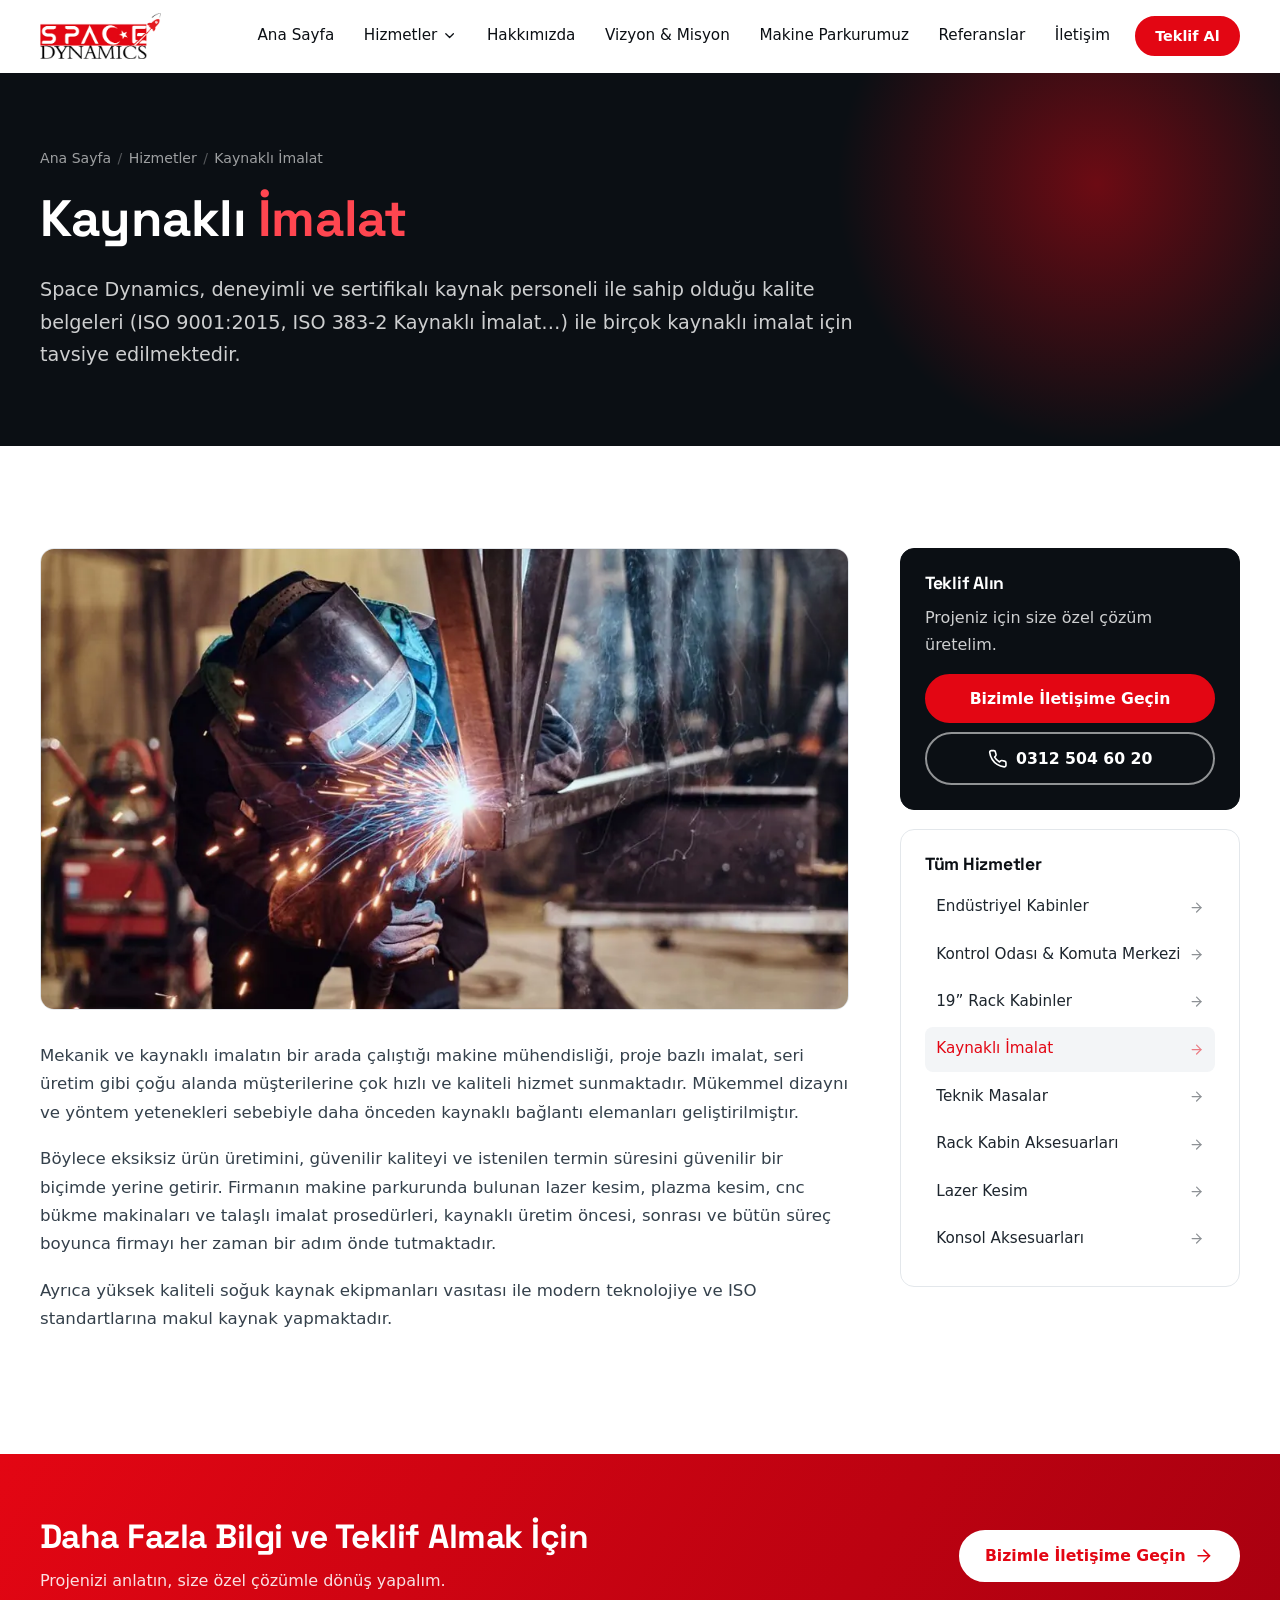
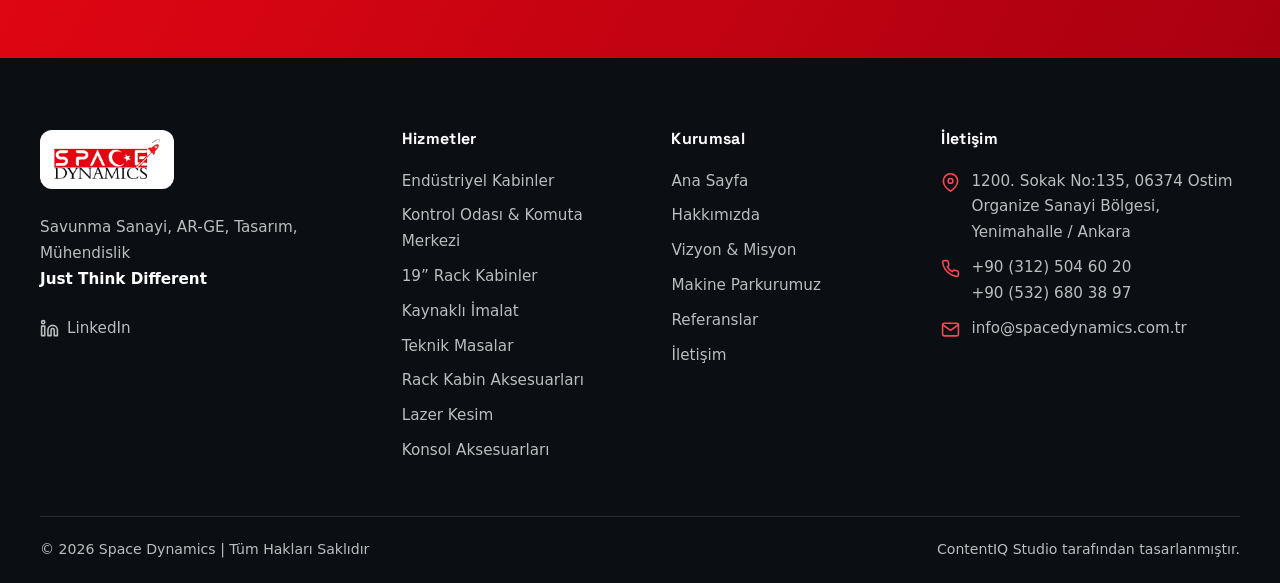
<file: kaynakli-imalat/index.html>
<!doctype html><html lang="tr"><head><meta charset="utf-8"><meta name="viewport" content="width=device-width,initial-scale=1"><title>Kaynaklı İmalat – Space Dynamics</title><meta name="description" content="Space Dynamics, deneyimli ve sertifikalı kaynak personeli ile sahip olduğu kalite belgeleri (ISO 9001:2015, ISO 383-2 Kaynaklı İmalat…) ile birçok…"><link rel="canonical" href="https://spacedynamics.com.tr/kaynakli-imalat/"><meta name="theme-color" content="#0b0f14"><meta property="og:type" content="website"><meta property="og:locale" content="tr_TR"><meta property="og:site_name" content="Space Dynamics"><meta property="og:title" content="Kaynaklı İmalat – Space Dynamics"><meta property="og:description" content="Space Dynamics, deneyimli ve sertifikalı kaynak personeli ile sahip olduğu kalite belgeleri (ISO 9001:2015, ISO 383-2 Kaynaklı İmalat…) ile birçok…"><meta property="og:url" content="https://spacedynamics.com.tr/kaynakli-imalat/"><meta property="og:image" content="https://spacedynamics.com.tr/assets/img/og.jpg"><meta name="twitter:card" content="summary_large_image"><link rel="icon" type="image/png" href="../favicon.png"><link rel="apple-touch-icon" href="../apple-touch-icon.png"><link rel="preload" href="../assets/fonts/sg-latin.woff2" as="font" type="font/woff2" crossorigin><link rel="stylesheet" href="../assets/css/style.css?v=3a54566d"><script>document.documentElement.className="js"</script></head><body><a class="skip" href="#main">İçeriğe geç</a><header class="hdr"><div class="wrap hdr__in"><a class="brand" href="../" aria-label="Space Dynamics - Ana Sayfa"><img src="../assets/img/logo.webp" width="314" height="119" alt="Space Dynamics"></a><button type="button" class="burger" aria-expanded="false" aria-controls="nav" aria-label="Menüyü aç/kapat"><svg class="i m" viewBox="0 0 24 24"><line x1="3" y1="6" x2="21" y2="6"/><line x1="3" y1="12" x2="21" y2="12"/><line x1="3" y1="18" x2="21" y2="18"/></svg><svg class="i x" viewBox="0 0 24 24"><path d="M18 6 6 18M6 6l12 12"/></svg></button><nav id="nav" class="nav" aria-label="Ana menü"><a href="../">Ana Sayfa</a><div class="dd"><button type="button" class="dd__btn" aria-expanded="false">Hizmetler <svg class="i" viewBox="0 0 24 24" aria-hidden="true"><polyline points="6 9 12 15 18 9"/></svg></button><div class="dd__menu"><a href="../endustriyel-kabinler/">Endüstriyel Kabinler</a><a href="../kontrol-odasi-ve-komuta-merkezi/">Kontrol Odası &amp; Komuta Merkezi</a><a href="../19-rack-kabinler/">19” Rack Kabinler</a><a href="../kaynakli-imalat/" aria-current="page">Kaynaklı İmalat</a><a href="../teknik-masalar/">Teknik Masalar</a><a href="../rack-kabin-aksesuarlari/">Rack Kabin Aksesuarları</a><a href="../lazer-kesim/">Lazer Kesim</a><a href="../konsol-aksesuarlari/">Konsol Aksesuarları</a></div></div><a href="../hakkimizda/">Hakkımızda</a><a href="../vizyon-misyon/">Vizyon & Misyon</a><a href="../makine-parkurumuz/">Makine Parkurumuz</a><a href="../referanslar/">Referanslar</a><a href="../iletisim/">İletişim</a> <a class="btn btn--sm" href="../iletisim/">Teklif Al</a></nav></div></header><main id="main"><section class="phero"><div class="wrap phero__in"><ol class="crumbs"><li><a href="../">Ana Sayfa</a></li><li><a href="../#hizmetler">Hizmetler</a></li><li>Kaynaklı İmalat</li></ol><h1>Kaynaklı <em>İmalat</em></h1><p class="phero__lead">Space Dynamics, deneyimli ve sertifikalı kaynak personeli ile sahip olduğu kalite belgeleri (ISO 9001:2015, ISO 383-2 Kaynaklı İmalat…) ile birçok kaynaklı imalat için tavsiye edilmektedir.</p></div></section><section class="sec"><div class="wrap sp"><article><div class="prose"><figure class="fig fig--cv rv"><img src="../assets/img/page-kaynakli-imalat-1000.webp" srcset="../assets/img/page-kaynakli-imalat-640.webp 640w, ../assets/img/page-kaynakli-imalat-1000.webp 1000w, ../assets/img/page-kaynakli-imalat-1024.webp 1024w" sizes="(min-width:1000px) 760px, 92vw" width="1024" height="683" alt="Kaynaklı İmalat" loading="lazy" decoding="async"></figure><p>Mekanik ve kaynaklı imalatın bir arada çalıştığı makine mühendisliği, proje bazlı imalat, seri üretim gibi çoğu alanda müşterilerine çok hızlı ve kaliteli hizmet sunmaktadır. Mükemmel dizaynı ve yöntem yetenekleri sebebiyle daha önceden kaynaklı bağlantı elemanları geliştirilmiştır.</p><p>Böylece eksiksiz ürün üretimini, güvenilir kaliteyi ve istenilen termin süresini güvenilir bir biçimde yerine getirir. Firmanın makine parkurunda bulunan lazer kesim, plazma kesim, cnc bükme makinaları ve talaşlı imalat prosedürleri, kaynaklı üretim öncesi, sonrası ve bütün süreç boyunca firmayı her zaman bir adım önde tutmaktadır.</p><p>Ayrıca yüksek kaliteli soğuk kaynak ekipmanları vasıtası ile modern teknolojiye ve ISO standartlarına makul kaynak yapmaktadır.</p></div></article><aside class="side"><div class="box box--dark"><h3>Teklif Alın</h3><p style="margin:0 0 .4rem">Projeniz için size özel çözüm üretelim.</p><a class="btn" href="../iletisim/">Bizimle İletişime Geçin</a><a class="btn btn--ghost" href="tel:+903125046020"><svg class="i" viewBox="0 0 24 24" aria-hidden="true"><path d="M22 16.9v3a2 2 0 0 1-2.2 2 19.8 19.8 0 0 1-8.6-3.1 19.5 19.5 0 0 1-6-6 19.8 19.8 0 0 1-3.1-8.7A2 2 0 0 1 4.1 2h3a2 2 0 0 1 2 1.7c.1 1 .4 1.9.7 2.8a2 2 0 0 1-.5 2.1L8.1 9.9a16 16 0 0 0 6 6l1.3-1.3a2 2 0 0 1 2.1-.4c.9.3 1.8.6 2.8.7a2 2 0 0 1 1.7 2z"/></svg> 0312 504 60 20</a></div><div class="box"><h3>Tüm Hizmetler</h3><nav class="sl" aria-label="Hizmetler"><a href="../endustriyel-kabinler/">Endüstriyel Kabinler<svg class="i" viewBox="0 0 24 24" aria-hidden="true"><line x1="5" y1="12" x2="19" y2="12"/><polyline points="12 5 19 12 12 19"/></svg></a><a href="../kontrol-odasi-ve-komuta-merkezi/">Kontrol Odası &amp; Komuta Merkezi<svg class="i" viewBox="0 0 24 24" aria-hidden="true"><line x1="5" y1="12" x2="19" y2="12"/><polyline points="12 5 19 12 12 19"/></svg></a><a href="../19-rack-kabinler/">19” Rack Kabinler<svg class="i" viewBox="0 0 24 24" aria-hidden="true"><line x1="5" y1="12" x2="19" y2="12"/><polyline points="12 5 19 12 12 19"/></svg></a><a href="../kaynakli-imalat/" aria-current="page">Kaynaklı İmalat<svg class="i" viewBox="0 0 24 24" aria-hidden="true"><line x1="5" y1="12" x2="19" y2="12"/><polyline points="12 5 19 12 12 19"/></svg></a><a href="../teknik-masalar/">Teknik Masalar<svg class="i" viewBox="0 0 24 24" aria-hidden="true"><line x1="5" y1="12" x2="19" y2="12"/><polyline points="12 5 19 12 12 19"/></svg></a><a href="../rack-kabin-aksesuarlari/">Rack Kabin Aksesuarları<svg class="i" viewBox="0 0 24 24" aria-hidden="true"><line x1="5" y1="12" x2="19" y2="12"/><polyline points="12 5 19 12 12 19"/></svg></a><a href="../lazer-kesim/">Lazer Kesim<svg class="i" viewBox="0 0 24 24" aria-hidden="true"><line x1="5" y1="12" x2="19" y2="12"/><polyline points="12 5 19 12 12 19"/></svg></a><a href="../konsol-aksesuarlari/">Konsol Aksesuarları<svg class="i" viewBox="0 0 24 24" aria-hidden="true"><line x1="5" y1="12" x2="19" y2="12"/><polyline points="12 5 19 12 12 19"/></svg></a></nav></div></aside></div></section><section class="cta"><div class="wrap cta__in"><div><h2>Daha Fazla Bilgi ve Teklif Almak İçin</h2><p>Projenizi anlatın, size özel çözümle dönüş yapalım.</p></div><a class="btn" href="../iletisim/">Bizimle İletişime Geçin <svg class="i" viewBox="0 0 24 24" aria-hidden="true"><line x1="5" y1="12" x2="19" y2="12"/><polyline points="12 5 19 12 12 19"/></svg></a></div></section></main><footer class="ftr"><div class="wrap"><div class="ftr__g"><div><a class="ftr__logo" href="../"><img src="../assets/img/logo.webp" width="314" height="119" alt="Space Dynamics" loading="lazy"></a><p>Savunma Sanayi, AR-GE, Tasarım, Mühendislik<br><strong style="color:#fff">Just Think Different</strong></p><a class="soc" href="https://www.linkedin.com/in/space-dynamics-179b81290/" target="_blank" rel="noopener"><svg class="i" viewBox="0 0 24 24" aria-hidden="true"><path d="M16 8a6 6 0 0 1 6 6v7h-4v-7a2 2 0 0 0-4 0v7h-4v-7a6 6 0 0 1 6-6z"/><rect x="2" y="9" width="4" height="12"/><circle cx="4" cy="4" r="2"/></svg> LinkedIn</a></div><div><h3>Hizmetler</h3><ul><li><a href="../endustriyel-kabinler/">Endüstriyel Kabinler</a></li><li><a href="../kontrol-odasi-ve-komuta-merkezi/">Kontrol Odası &amp; Komuta Merkezi</a></li><li><a href="../19-rack-kabinler/">19” Rack Kabinler</a></li><li><a href="../kaynakli-imalat/">Kaynaklı İmalat</a></li><li><a href="../teknik-masalar/">Teknik Masalar</a></li><li><a href="../rack-kabin-aksesuarlari/">Rack Kabin Aksesuarları</a></li><li><a href="../lazer-kesim/">Lazer Kesim</a></li><li><a href="../konsol-aksesuarlari/">Konsol Aksesuarları</a></li></ul></div><div><h3>Kurumsal</h3><ul><li><a href="../">Ana Sayfa</a></li><li><a href="../hakkimizda/">Hakkımızda</a></li><li><a href="../vizyon-misyon/">Vizyon & Misyon</a></li><li><a href="../makine-parkurumuz/">Makine Parkurumuz</a></li><li><a href="../referanslar/">Referanslar</a></li><li><a href="../iletisim/">İletişim</a></li></ul></div><div><h3>İletişim</h3><ul class="ftr__c"><li><svg class="i" viewBox="0 0 24 24" aria-hidden="true"><path d="M21 10c0 7-9 13-9 13S3 17 3 10a9 9 0 0 1 18 0z"/><circle cx="12" cy="10" r="3"/></svg><span>1200. Sokak No:135, 06374 Ostim Organize Sanayi Bölgesi, Yenimahalle / Ankara</span></li><li><svg class="i" viewBox="0 0 24 24" aria-hidden="true"><path d="M22 16.9v3a2 2 0 0 1-2.2 2 19.8 19.8 0 0 1-8.6-3.1 19.5 19.5 0 0 1-6-6 19.8 19.8 0 0 1-3.1-8.7A2 2 0 0 1 4.1 2h3a2 2 0 0 1 2 1.7c.1 1 .4 1.9.7 2.8a2 2 0 0 1-.5 2.1L8.1 9.9a16 16 0 0 0 6 6l1.3-1.3a2 2 0 0 1 2.1-.4c.9.3 1.8.6 2.8.7a2 2 0 0 1 1.7 2z"/></svg><span><a href="tel:+903125046020">+90 (312) 504 60 20</a><br><a href="tel:+905326803897">+90 (532) 680 38 97</a></span></li><li><svg class="i" viewBox="0 0 24 24" aria-hidden="true"><path d="M4 4h16a2 2 0 0 1 2 2v12a2 2 0 0 1-2 2H4a2 2 0 0 1-2-2V6a2 2 0 0 1 2-2z"/><polyline points="22,6 12,13 2,6"/></svg><a href="mailto:info@spacedynamics.com.tr">info@spacedynamics.com.tr</a></li></ul></div></div><div class="ftr__b"><span>© 2026 Space Dynamics | Tüm Hakları Saklıdır</span><span><a href="https://contentiq.com.tr" target="_blank" rel="noopener">ContentIQ Studio</a> tarafından tasarlanmıştır.</span></div></div></footer><script src="../assets/js/main.js?v=3a54566d" defer="defer"></script></body></html>
</file>
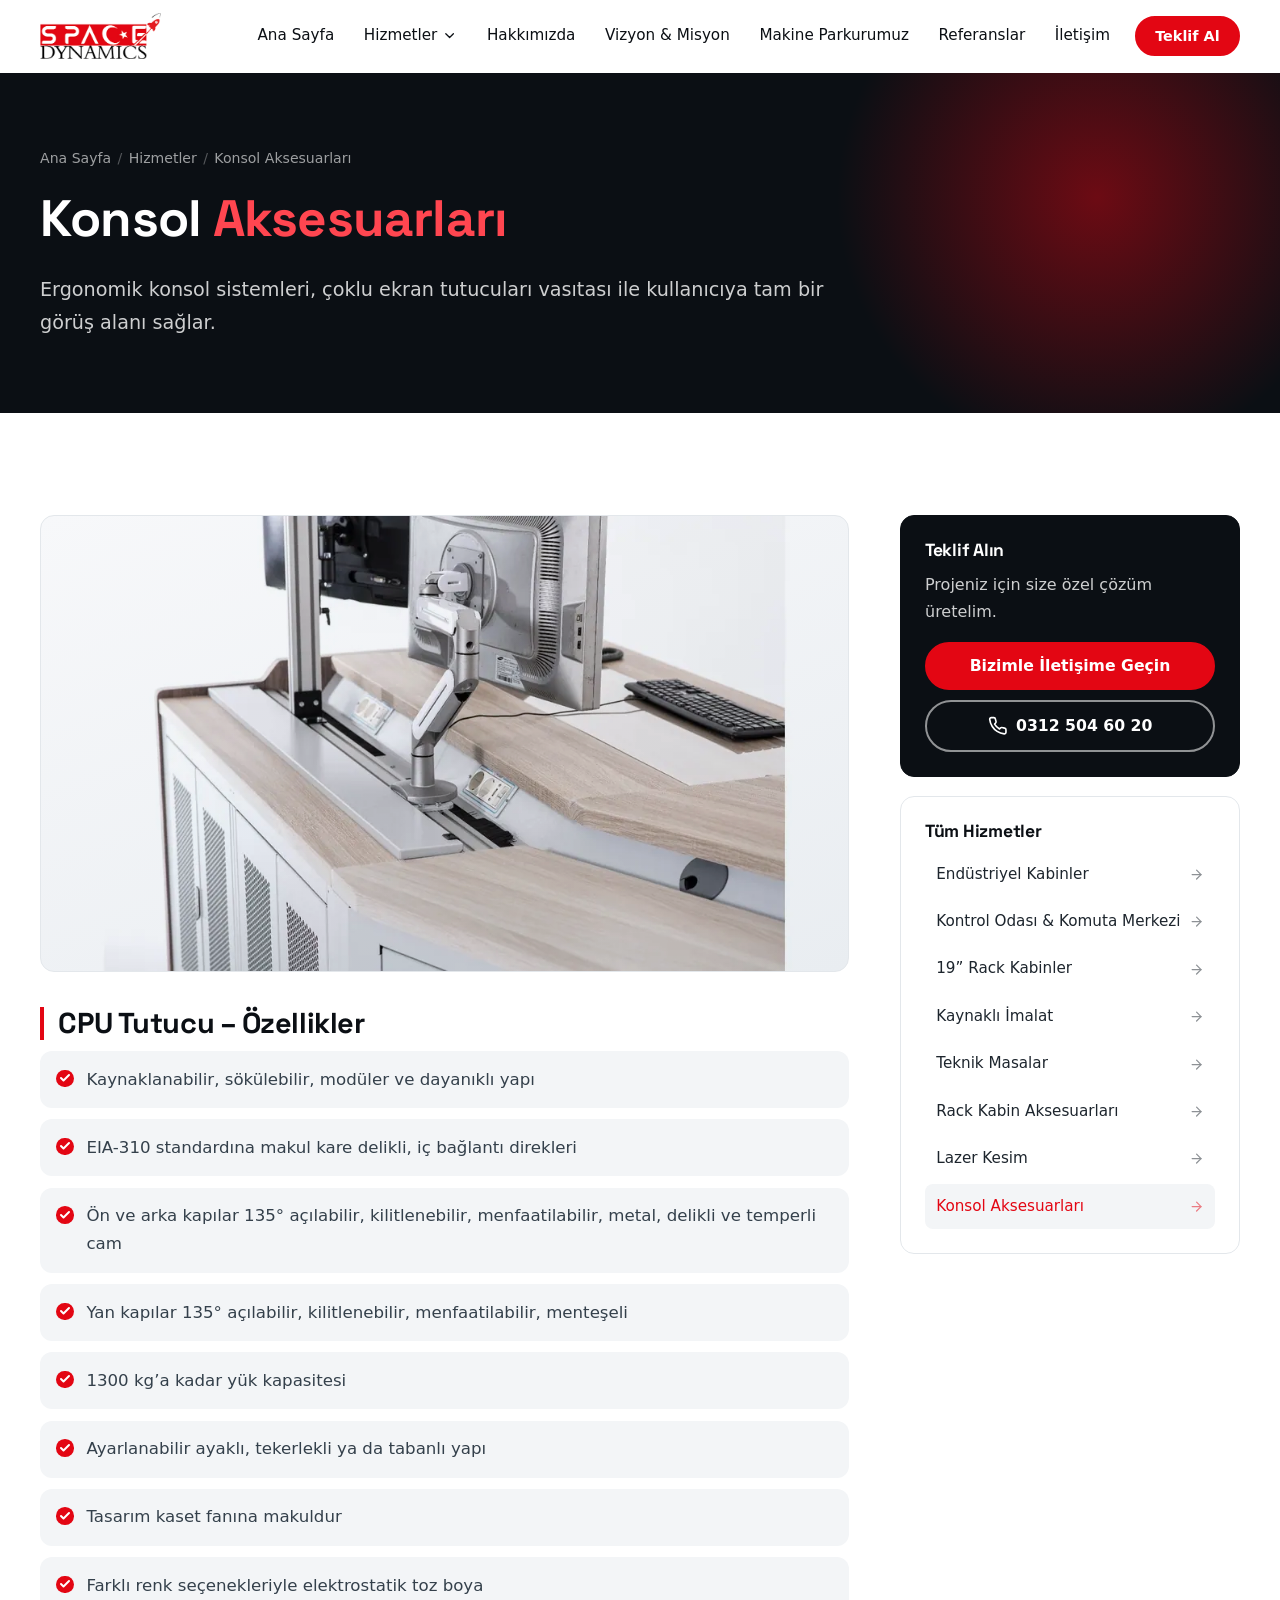
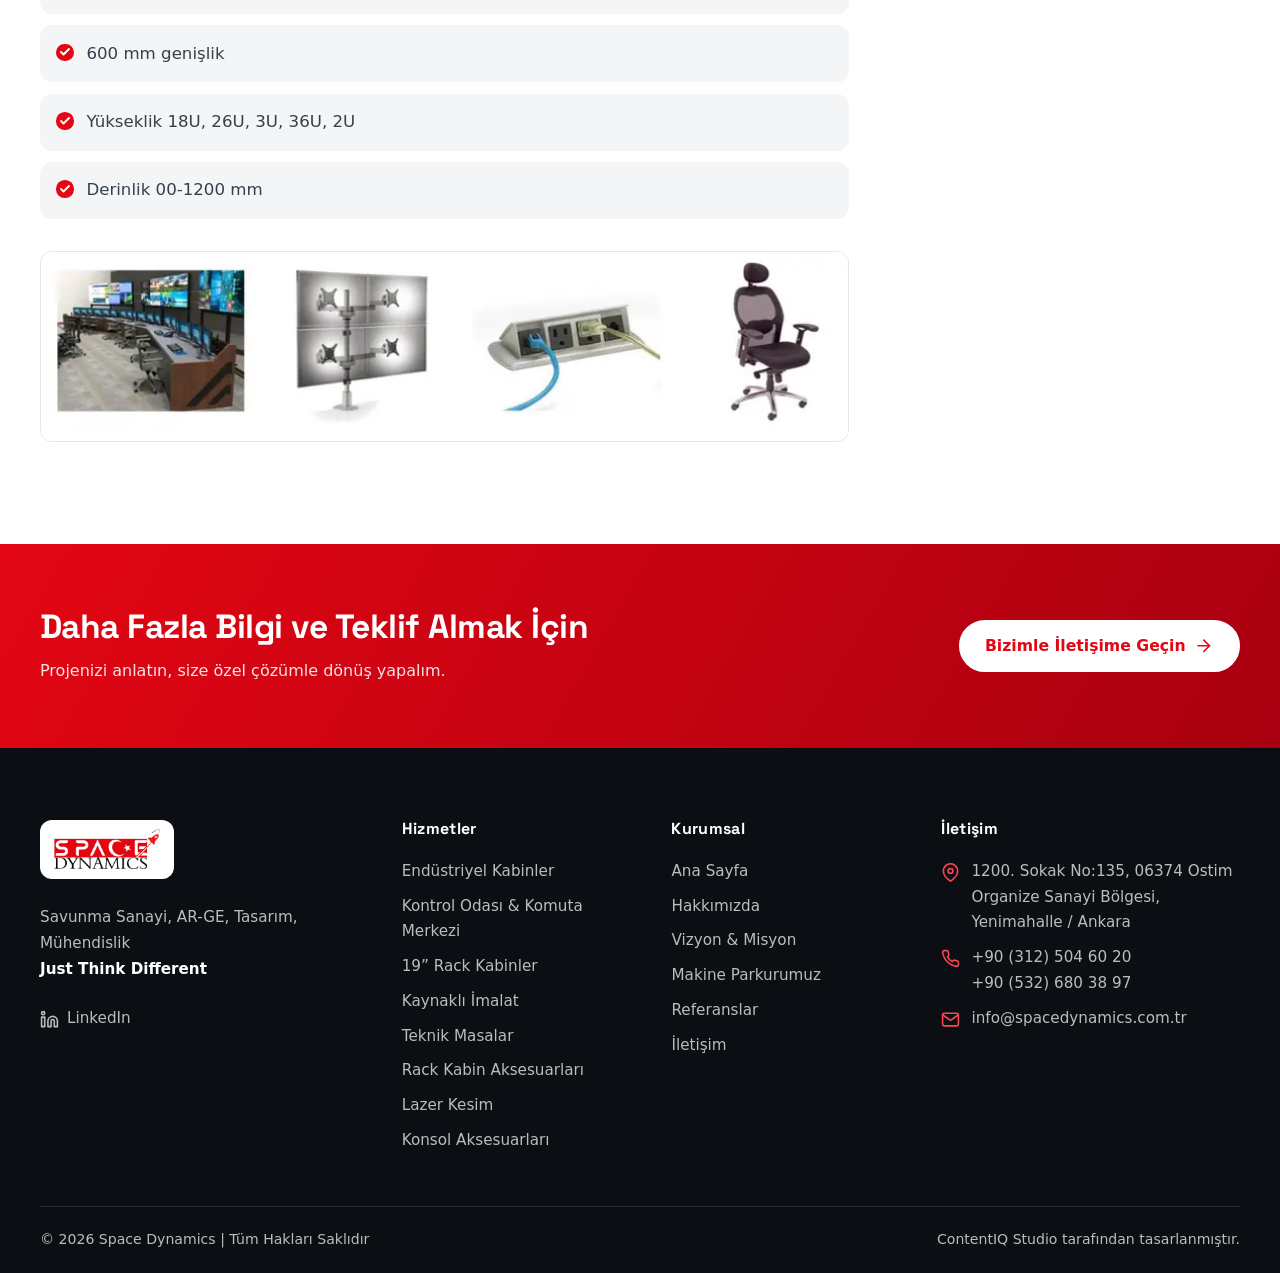
<file: konsol-aksesuarlari/index.html>
<!doctype html><html lang="tr"><head><meta charset="utf-8"><meta name="viewport" content="width=device-width,initial-scale=1"><title>Konsol Aksesuarları – Space Dynamics</title><meta name="description" content="Ergonomik konsol sistemleri, çoklu ekran tutucuları vasıtası ile kullanıcıya tam bir görüş alanı sağlar."><link rel="canonical" href="https://spacedynamics.com.tr/konsol-aksesuarlari/"><meta name="theme-color" content="#0b0f14"><meta property="og:type" content="website"><meta property="og:locale" content="tr_TR"><meta property="og:site_name" content="Space Dynamics"><meta property="og:title" content="Konsol Aksesuarları – Space Dynamics"><meta property="og:description" content="Ergonomik konsol sistemleri, çoklu ekran tutucuları vasıtası ile kullanıcıya tam bir görüş alanı sağlar."><meta property="og:url" content="https://spacedynamics.com.tr/konsol-aksesuarlari/"><meta property="og:image" content="https://spacedynamics.com.tr/assets/img/og.jpg"><meta name="twitter:card" content="summary_large_image"><link rel="icon" type="image/png" href="../favicon.png"><link rel="apple-touch-icon" href="../apple-touch-icon.png"><link rel="preload" href="../assets/fonts/sg-latin.woff2" as="font" type="font/woff2" crossorigin><link rel="stylesheet" href="../assets/css/style.css?v=3a54566d"><script>document.documentElement.className="js"</script></head><body><a class="skip" href="#main">İçeriğe geç</a><header class="hdr"><div class="wrap hdr__in"><a class="brand" href="../" aria-label="Space Dynamics - Ana Sayfa"><img src="../assets/img/logo.webp" width="314" height="119" alt="Space Dynamics"></a><button type="button" class="burger" aria-expanded="false" aria-controls="nav" aria-label="Menüyü aç/kapat"><svg class="i m" viewBox="0 0 24 24"><line x1="3" y1="6" x2="21" y2="6"/><line x1="3" y1="12" x2="21" y2="12"/><line x1="3" y1="18" x2="21" y2="18"/></svg><svg class="i x" viewBox="0 0 24 24"><path d="M18 6 6 18M6 6l12 12"/></svg></button><nav id="nav" class="nav" aria-label="Ana menü"><a href="../">Ana Sayfa</a><div class="dd"><button type="button" class="dd__btn" aria-expanded="false">Hizmetler <svg class="i" viewBox="0 0 24 24" aria-hidden="true"><polyline points="6 9 12 15 18 9"/></svg></button><div class="dd__menu"><a href="../endustriyel-kabinler/">Endüstriyel Kabinler</a><a href="../kontrol-odasi-ve-komuta-merkezi/">Kontrol Odası &amp; Komuta Merkezi</a><a href="../19-rack-kabinler/">19” Rack Kabinler</a><a href="../kaynakli-imalat/">Kaynaklı İmalat</a><a href="../teknik-masalar/">Teknik Masalar</a><a href="../rack-kabin-aksesuarlari/">Rack Kabin Aksesuarları</a><a href="../lazer-kesim/">Lazer Kesim</a><a href="../konsol-aksesuarlari/" aria-current="page">Konsol Aksesuarları</a></div></div><a href="../hakkimizda/">Hakkımızda</a><a href="../vizyon-misyon/">Vizyon & Misyon</a><a href="../makine-parkurumuz/">Makine Parkurumuz</a><a href="../referanslar/">Referanslar</a><a href="../iletisim/">İletişim</a> <a class="btn btn--sm" href="../iletisim/">Teklif Al</a></nav></div></header><main id="main"><section class="phero"><div class="wrap phero__in"><ol class="crumbs"><li><a href="../">Ana Sayfa</a></li><li><a href="../#hizmetler">Hizmetler</a></li><li>Konsol Aksesuarları</li></ol><h1>Konsol <em>Aksesuarları</em></h1><p class="phero__lead">Ergonomik konsol sistemleri, çoklu ekran tutucuları vasıtası ile kullanıcıya tam bir görüş alanı sağlar.</p></div></section><section class="sec"><div class="wrap sp"><article><div class="prose"><figure class="fig fig--mul rv"><img src="../assets/img/page-konsol-aksesuarlari-1000.webp" srcset="../assets/img/page-konsol-aksesuarlari-640.webp 640w, ../assets/img/page-konsol-aksesuarlari-1000.webp 1000w, ../assets/img/page-konsol-aksesuarlari-1400.webp 1400w" sizes="(min-width:1000px) 760px, 92vw" width="1400" height="788" alt="Konsol Aksesuarları" loading="lazy" decoding="async"></figure><h2>CPU Tutucu – Özellikler</h2><ul><li>Kaynaklanabilir, sökülebilir, modüler ve dayanıklı yapı</li><li>EIA-310 standardına makul kare delikli, iç bağlantı direkleri</li><li>Ön ve arka kapılar 135° açılabilir, kilitlenebilir, menfaatilabilir, metal, delikli ve temperli cam</li><li>Yan kapılar 135° açılabilir, kilitlenebilir, menfaatilabilir, menteşeli</li><li>1300 kg’a kadar yük kapasitesi</li><li>Ayarlanabilir ayaklı, tekerlekli ya da tabanlı yapı</li><li>Tasarım kaset fanına makuldur</li><li>Farklı renk seçenekleriyle elektrostatik toz boya</li><li>600 mm genişlik</li><li>Yükseklik 18U, 26U, 3U, 36U, 2U</li><li>Derinlik 00-1200 mm</li></ul><div class="gal gal--wide"><a href="../assets/img/konsolacc-g1-1400.webp" data-lb><img src="../assets/img/konsolacc-g1-800.webp" srcset="../assets/img/konsolacc-g1-480.webp 480w, ../assets/img/konsolacc-g1-800.webp 800w, ../assets/img/konsolacc-g1-1400.webp 1400w" sizes="(min-width:1000px) 760px, 92vw" width="1400" height="327" alt="Konsol Aksesuarları 1" loading="lazy" decoding="async"></a></div></div></article><aside class="side"><div class="box box--dark"><h3>Teklif Alın</h3><p style="margin:0 0 .4rem">Projeniz için size özel çözüm üretelim.</p><a class="btn" href="../iletisim/">Bizimle İletişime Geçin</a><a class="btn btn--ghost" href="tel:+903125046020"><svg class="i" viewBox="0 0 24 24" aria-hidden="true"><path d="M22 16.9v3a2 2 0 0 1-2.2 2 19.8 19.8 0 0 1-8.6-3.1 19.5 19.5 0 0 1-6-6 19.8 19.8 0 0 1-3.1-8.7A2 2 0 0 1 4.1 2h3a2 2 0 0 1 2 1.7c.1 1 .4 1.9.7 2.8a2 2 0 0 1-.5 2.1L8.1 9.9a16 16 0 0 0 6 6l1.3-1.3a2 2 0 0 1 2.1-.4c.9.3 1.8.6 2.8.7a2 2 0 0 1 1.7 2z"/></svg> 0312 504 60 20</a></div><div class="box"><h3>Tüm Hizmetler</h3><nav class="sl" aria-label="Hizmetler"><a href="../endustriyel-kabinler/">Endüstriyel Kabinler<svg class="i" viewBox="0 0 24 24" aria-hidden="true"><line x1="5" y1="12" x2="19" y2="12"/><polyline points="12 5 19 12 12 19"/></svg></a><a href="../kontrol-odasi-ve-komuta-merkezi/">Kontrol Odası &amp; Komuta Merkezi<svg class="i" viewBox="0 0 24 24" aria-hidden="true"><line x1="5" y1="12" x2="19" y2="12"/><polyline points="12 5 19 12 12 19"/></svg></a><a href="../19-rack-kabinler/">19” Rack Kabinler<svg class="i" viewBox="0 0 24 24" aria-hidden="true"><line x1="5" y1="12" x2="19" y2="12"/><polyline points="12 5 19 12 12 19"/></svg></a><a href="../kaynakli-imalat/">Kaynaklı İmalat<svg class="i" viewBox="0 0 24 24" aria-hidden="true"><line x1="5" y1="12" x2="19" y2="12"/><polyline points="12 5 19 12 12 19"/></svg></a><a href="../teknik-masalar/">Teknik Masalar<svg class="i" viewBox="0 0 24 24" aria-hidden="true"><line x1="5" y1="12" x2="19" y2="12"/><polyline points="12 5 19 12 12 19"/></svg></a><a href="../rack-kabin-aksesuarlari/">Rack Kabin Aksesuarları<svg class="i" viewBox="0 0 24 24" aria-hidden="true"><line x1="5" y1="12" x2="19" y2="12"/><polyline points="12 5 19 12 12 19"/></svg></a><a href="../lazer-kesim/">Lazer Kesim<svg class="i" viewBox="0 0 24 24" aria-hidden="true"><line x1="5" y1="12" x2="19" y2="12"/><polyline points="12 5 19 12 12 19"/></svg></a><a href="../konsol-aksesuarlari/" aria-current="page">Konsol Aksesuarları<svg class="i" viewBox="0 0 24 24" aria-hidden="true"><line x1="5" y1="12" x2="19" y2="12"/><polyline points="12 5 19 12 12 19"/></svg></a></nav></div></aside></div></section><section class="cta"><div class="wrap cta__in"><div><h2>Daha Fazla Bilgi ve Teklif Almak İçin</h2><p>Projenizi anlatın, size özel çözümle dönüş yapalım.</p></div><a class="btn" href="../iletisim/">Bizimle İletişime Geçin <svg class="i" viewBox="0 0 24 24" aria-hidden="true"><line x1="5" y1="12" x2="19" y2="12"/><polyline points="12 5 19 12 12 19"/></svg></a></div></section></main><footer class="ftr"><div class="wrap"><div class="ftr__g"><div><a class="ftr__logo" href="../"><img src="../assets/img/logo.webp" width="314" height="119" alt="Space Dynamics" loading="lazy"></a><p>Savunma Sanayi, AR-GE, Tasarım, Mühendislik<br><strong style="color:#fff">Just Think Different</strong></p><a class="soc" href="https://www.linkedin.com/in/space-dynamics-179b81290/" target="_blank" rel="noopener"><svg class="i" viewBox="0 0 24 24" aria-hidden="true"><path d="M16 8a6 6 0 0 1 6 6v7h-4v-7a2 2 0 0 0-4 0v7h-4v-7a6 6 0 0 1 6-6z"/><rect x="2" y="9" width="4" height="12"/><circle cx="4" cy="4" r="2"/></svg> LinkedIn</a></div><div><h3>Hizmetler</h3><ul><li><a href="../endustriyel-kabinler/">Endüstriyel Kabinler</a></li><li><a href="../kontrol-odasi-ve-komuta-merkezi/">Kontrol Odası &amp; Komuta Merkezi</a></li><li><a href="../19-rack-kabinler/">19” Rack Kabinler</a></li><li><a href="../kaynakli-imalat/">Kaynaklı İmalat</a></li><li><a href="../teknik-masalar/">Teknik Masalar</a></li><li><a href="../rack-kabin-aksesuarlari/">Rack Kabin Aksesuarları</a></li><li><a href="../lazer-kesim/">Lazer Kesim</a></li><li><a href="../konsol-aksesuarlari/">Konsol Aksesuarları</a></li></ul></div><div><h3>Kurumsal</h3><ul><li><a href="../">Ana Sayfa</a></li><li><a href="../hakkimizda/">Hakkımızda</a></li><li><a href="../vizyon-misyon/">Vizyon & Misyon</a></li><li><a href="../makine-parkurumuz/">Makine Parkurumuz</a></li><li><a href="../referanslar/">Referanslar</a></li><li><a href="../iletisim/">İletişim</a></li></ul></div><div><h3>İletişim</h3><ul class="ftr__c"><li><svg class="i" viewBox="0 0 24 24" aria-hidden="true"><path d="M21 10c0 7-9 13-9 13S3 17 3 10a9 9 0 0 1 18 0z"/><circle cx="12" cy="10" r="3"/></svg><span>1200. Sokak No:135, 06374 Ostim Organize Sanayi Bölgesi, Yenimahalle / Ankara</span></li><li><svg class="i" viewBox="0 0 24 24" aria-hidden="true"><path d="M22 16.9v3a2 2 0 0 1-2.2 2 19.8 19.8 0 0 1-8.6-3.1 19.5 19.5 0 0 1-6-6 19.8 19.8 0 0 1-3.1-8.7A2 2 0 0 1 4.1 2h3a2 2 0 0 1 2 1.7c.1 1 .4 1.9.7 2.8a2 2 0 0 1-.5 2.1L8.1 9.9a16 16 0 0 0 6 6l1.3-1.3a2 2 0 0 1 2.1-.4c.9.3 1.8.6 2.8.7a2 2 0 0 1 1.7 2z"/></svg><span><a href="tel:+903125046020">+90 (312) 504 60 20</a><br><a href="tel:+905326803897">+90 (532) 680 38 97</a></span></li><li><svg class="i" viewBox="0 0 24 24" aria-hidden="true"><path d="M4 4h16a2 2 0 0 1 2 2v12a2 2 0 0 1-2 2H4a2 2 0 0 1-2-2V6a2 2 0 0 1 2-2z"/><polyline points="22,6 12,13 2,6"/></svg><a href="mailto:info@spacedynamics.com.tr">info@spacedynamics.com.tr</a></li></ul></div></div><div class="ftr__b"><span>© 2026 Space Dynamics | Tüm Hakları Saklıdır</span><span><a href="https://contentiq.com.tr" target="_blank" rel="noopener">ContentIQ Studio</a> tarafından tasarlanmıştır.</span></div></div></footer><script src="../assets/js/main.js?v=3a54566d" defer="defer"></script></body></html>
</file>
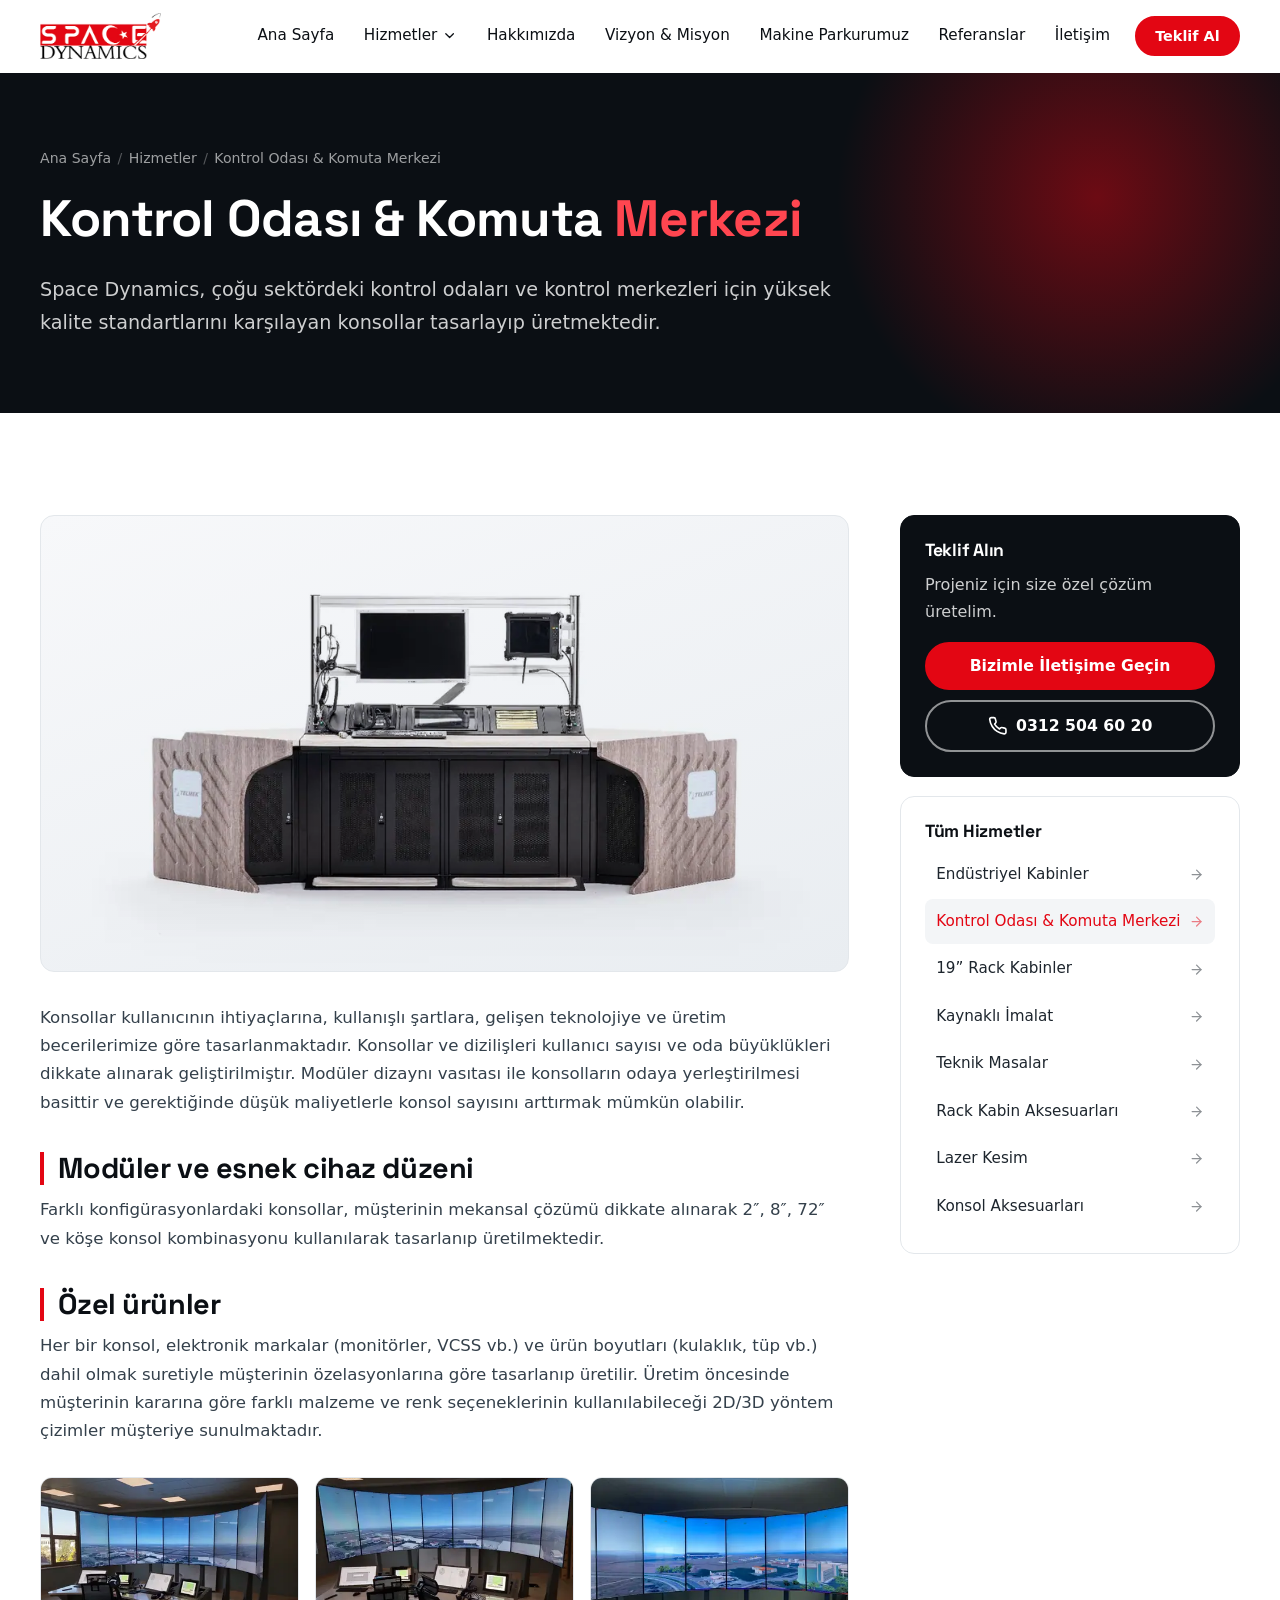
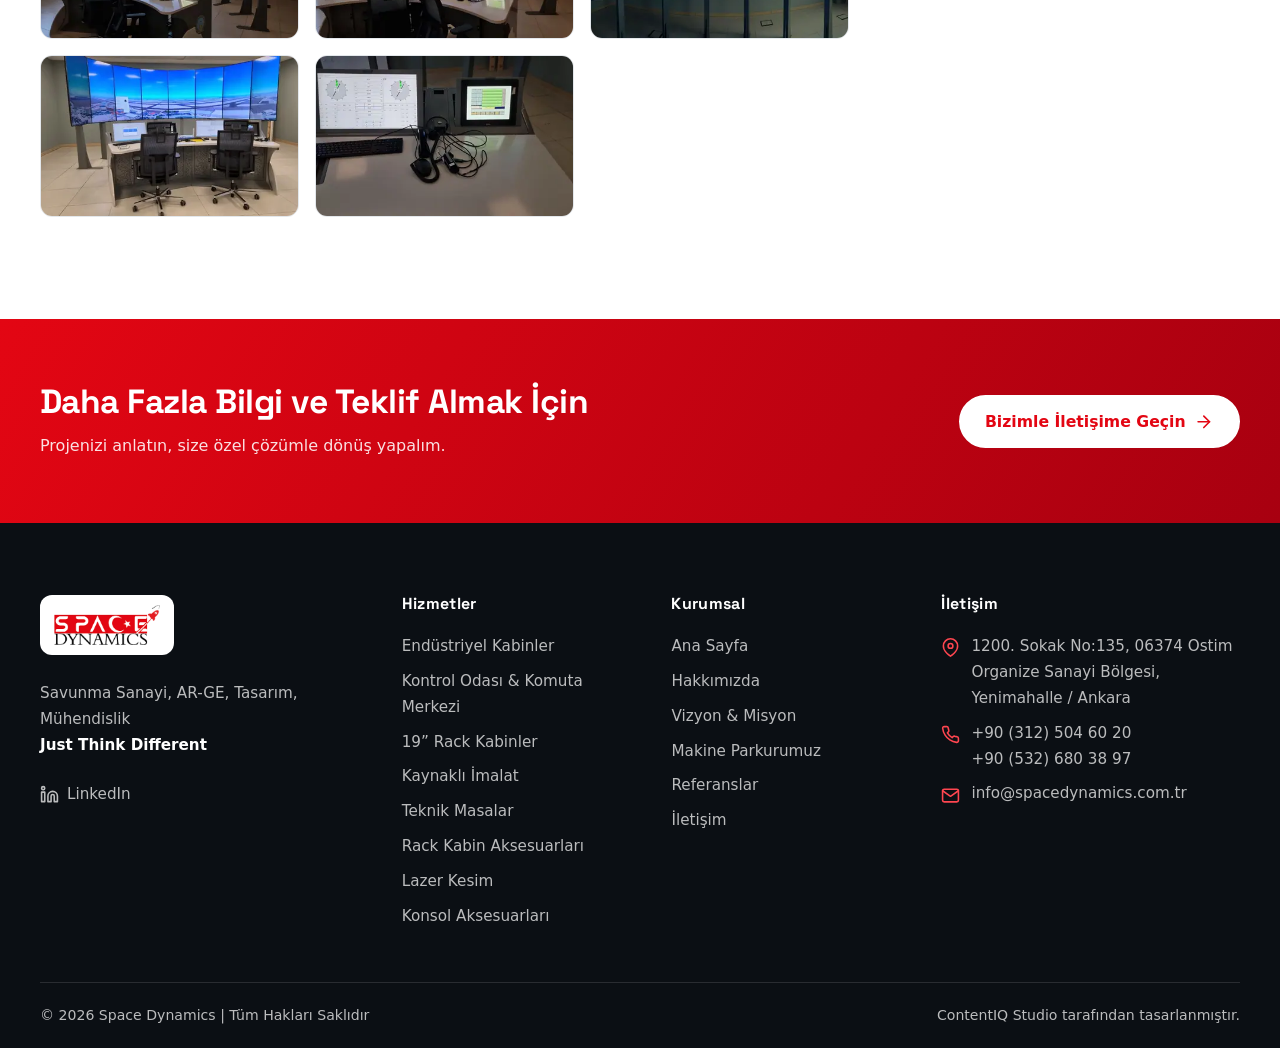
<file: kontrol-odasi-ve-komuta-merkezi/index.html>
<!doctype html><html lang="tr"><head><meta charset="utf-8"><meta name="viewport" content="width=device-width,initial-scale=1"><title>Kontrol Odası &amp; Komuta Merkezi – Space Dynamics</title><meta name="description" content="Space Dynamics, çoğu sektördeki kontrol odaları ve kontrol merkezleri için yüksek kalite standartlarını karşılayan konsollar tasarlayıp üretmektedir."><link rel="canonical" href="https://spacedynamics.com.tr/kontrol-odasi-ve-komuta-merkezi/"><meta name="theme-color" content="#0b0f14"><meta property="og:type" content="website"><meta property="og:locale" content="tr_TR"><meta property="og:site_name" content="Space Dynamics"><meta property="og:title" content="Kontrol Odası &amp; Komuta Merkezi – Space Dynamics"><meta property="og:description" content="Space Dynamics, çoğu sektördeki kontrol odaları ve kontrol merkezleri için yüksek kalite standartlarını karşılayan konsollar tasarlayıp üretmektedir."><meta property="og:url" content="https://spacedynamics.com.tr/kontrol-odasi-ve-komuta-merkezi/"><meta property="og:image" content="https://spacedynamics.com.tr/assets/img/og.jpg"><meta name="twitter:card" content="summary_large_image"><link rel="icon" type="image/png" href="../favicon.png"><link rel="apple-touch-icon" href="../apple-touch-icon.png"><link rel="preload" href="../assets/fonts/sg-latin.woff2" as="font" type="font/woff2" crossorigin><link rel="stylesheet" href="../assets/css/style.css?v=3a54566d"><script>document.documentElement.className="js"</script></head><body><a class="skip" href="#main">İçeriğe geç</a><header class="hdr"><div class="wrap hdr__in"><a class="brand" href="../" aria-label="Space Dynamics - Ana Sayfa"><img src="../assets/img/logo.webp" width="314" height="119" alt="Space Dynamics"></a><button type="button" class="burger" aria-expanded="false" aria-controls="nav" aria-label="Menüyü aç/kapat"><svg class="i m" viewBox="0 0 24 24"><line x1="3" y1="6" x2="21" y2="6"/><line x1="3" y1="12" x2="21" y2="12"/><line x1="3" y1="18" x2="21" y2="18"/></svg><svg class="i x" viewBox="0 0 24 24"><path d="M18 6 6 18M6 6l12 12"/></svg></button><nav id="nav" class="nav" aria-label="Ana menü"><a href="../">Ana Sayfa</a><div class="dd"><button type="button" class="dd__btn" aria-expanded="false">Hizmetler <svg class="i" viewBox="0 0 24 24" aria-hidden="true"><polyline points="6 9 12 15 18 9"/></svg></button><div class="dd__menu"><a href="../endustriyel-kabinler/">Endüstriyel Kabinler</a><a href="../kontrol-odasi-ve-komuta-merkezi/" aria-current="page">Kontrol Odası &amp; Komuta Merkezi</a><a href="../19-rack-kabinler/">19” Rack Kabinler</a><a href="../kaynakli-imalat/">Kaynaklı İmalat</a><a href="../teknik-masalar/">Teknik Masalar</a><a href="../rack-kabin-aksesuarlari/">Rack Kabin Aksesuarları</a><a href="../lazer-kesim/">Lazer Kesim</a><a href="../konsol-aksesuarlari/">Konsol Aksesuarları</a></div></div><a href="../hakkimizda/">Hakkımızda</a><a href="../vizyon-misyon/">Vizyon & Misyon</a><a href="../makine-parkurumuz/">Makine Parkurumuz</a><a href="../referanslar/">Referanslar</a><a href="../iletisim/">İletişim</a> <a class="btn btn--sm" href="../iletisim/">Teklif Al</a></nav></div></header><main id="main"><section class="phero"><div class="wrap phero__in"><ol class="crumbs"><li><a href="../">Ana Sayfa</a></li><li><a href="../#hizmetler">Hizmetler</a></li><li>Kontrol Odası &amp; Komuta Merkezi</li></ol><h1>Kontrol Odası &amp; Komuta <em>Merkezi</em></h1><p class="phero__lead">Space Dynamics, çoğu sektördeki kontrol odaları ve kontrol merkezleri için yüksek kalite standartlarını karşılayan konsollar tasarlayıp üretmektedir.</p></div></section><section class="sec"><div class="wrap sp"><article><div class="prose"><figure class="fig fig--mul rv"><img src="../assets/img/page-kontrol-odasi-ve-komuta-merkezi-1000.webp" srcset="../assets/img/page-kontrol-odasi-ve-komuta-merkezi-640.webp 640w, ../assets/img/page-kontrol-odasi-ve-komuta-merkezi-1000.webp 1000w, ../assets/img/page-kontrol-odasi-ve-komuta-merkezi-1400.webp 1400w" sizes="(min-width:1000px) 760px, 92vw" width="1400" height="788" alt="Kontrol Odası &amp; Komuta Merkezi" loading="lazy" decoding="async"></figure><p>Konsollar kullanıcının ihtiyaçlarına, kullanışlı şartlara, gelişen teknolojiye ve üretim becerilerimize göre tasarlanmaktadır. Konsollar ve dizilişleri kullanıcı sayısı ve oda büyüklükleri dikkate alınarak geliştirilmiştır. Modüler dizaynı vasıtası ile konsolların odaya yerleştirilmesi basittir ve gerektiğinde düşük maliyetlerle konsol sayısını arttırmak mümkün olabilir.</p><h2>Modüler ve esnek cihaz düzeni</h2><p>Farklı konfigürasyonlardaki konsollar, müşterinin mekansal çözümü dikkate alınarak 2″, 8″, 72″ ve köşe konsol kombinasyonu kullanılarak tasarlanıp üretilmektedir.</p><h2>Özel ürünler</h2><p>Her bir konsol, elektronik markalar (monitörler, VCSS vb.) ve ürün boyutları (kulaklık, tüp vb.) dahil olmak suretiyle müşterinin özelasyonlarına göre tasarlanıp üretilir. Üretim öncesinde müşterinin kararına göre farklı malzeme ve renk seçeneklerinin kullanılabileceği 2D/3D yöntem çizimler müşteriye sunulmaktadır.</p><div class="gal"><a href="../assets/img/kontrol-g1-1400.webp" data-lb><img src="../assets/img/kontrol-g1-800.webp" srcset="../assets/img/kontrol-g1-480.webp 480w, ../assets/img/kontrol-g1-800.webp 800w, ../assets/img/kontrol-g1-1400.webp 1400w" sizes="(min-width:1000px) 240px, 45vw" width="1400" height="787" alt="Kontrol Odası &amp; Komuta Merkezi 1" loading="lazy" decoding="async"></a><a href="../assets/img/kontrol-g2-1400.webp" data-lb><img src="../assets/img/kontrol-g2-800.webp" srcset="../assets/img/kontrol-g2-480.webp 480w, ../assets/img/kontrol-g2-800.webp 800w, ../assets/img/kontrol-g2-1400.webp 1400w" sizes="(min-width:1000px) 240px, 45vw" width="1400" height="787" alt="Kontrol Odası &amp; Komuta Merkezi 2" loading="lazy" decoding="async"></a><a href="../assets/img/kontrol-g3-1400.webp" data-lb><img src="../assets/img/kontrol-g3-800.webp" srcset="../assets/img/kontrol-g3-480.webp 480w, ../assets/img/kontrol-g3-800.webp 800w, ../assets/img/kontrol-g3-1400.webp 1400w" sizes="(min-width:1000px) 240px, 45vw" width="1400" height="787" alt="Kontrol Odası &amp; Komuta Merkezi 3" loading="lazy" decoding="async"></a><a href="../assets/img/kontrol-g4-1400.webp" data-lb><img src="../assets/img/kontrol-g4-800.webp" srcset="../assets/img/kontrol-g4-480.webp 480w, ../assets/img/kontrol-g4-800.webp 800w, ../assets/img/kontrol-g4-1400.webp 1400w" sizes="(min-width:1000px) 240px, 45vw" width="1400" height="787" alt="Kontrol Odası &amp; Komuta Merkezi 4" loading="lazy" decoding="async"></a><a href="../assets/img/kontrol-g5-1400.webp" data-lb><img src="../assets/img/kontrol-g5-800.webp" srcset="../assets/img/kontrol-g5-480.webp 480w, ../assets/img/kontrol-g5-800.webp 800w, ../assets/img/kontrol-g5-1400.webp 1400w" sizes="(min-width:1000px) 240px, 45vw" width="1400" height="787" alt="Kontrol Odası &amp; Komuta Merkezi 5" loading="lazy" decoding="async"></a></div></div></article><aside class="side"><div class="box box--dark"><h3>Teklif Alın</h3><p style="margin:0 0 .4rem">Projeniz için size özel çözüm üretelim.</p><a class="btn" href="../iletisim/">Bizimle İletişime Geçin</a><a class="btn btn--ghost" href="tel:+903125046020"><svg class="i" viewBox="0 0 24 24" aria-hidden="true"><path d="M22 16.9v3a2 2 0 0 1-2.2 2 19.8 19.8 0 0 1-8.6-3.1 19.5 19.5 0 0 1-6-6 19.8 19.8 0 0 1-3.1-8.7A2 2 0 0 1 4.1 2h3a2 2 0 0 1 2 1.7c.1 1 .4 1.9.7 2.8a2 2 0 0 1-.5 2.1L8.1 9.9a16 16 0 0 0 6 6l1.3-1.3a2 2 0 0 1 2.1-.4c.9.3 1.8.6 2.8.7a2 2 0 0 1 1.7 2z"/></svg> 0312 504 60 20</a></div><div class="box"><h3>Tüm Hizmetler</h3><nav class="sl" aria-label="Hizmetler"><a href="../endustriyel-kabinler/">Endüstriyel Kabinler<svg class="i" viewBox="0 0 24 24" aria-hidden="true"><line x1="5" y1="12" x2="19" y2="12"/><polyline points="12 5 19 12 12 19"/></svg></a><a href="../kontrol-odasi-ve-komuta-merkezi/" aria-current="page">Kontrol Odası &amp; Komuta Merkezi<svg class="i" viewBox="0 0 24 24" aria-hidden="true"><line x1="5" y1="12" x2="19" y2="12"/><polyline points="12 5 19 12 12 19"/></svg></a><a href="../19-rack-kabinler/">19” Rack Kabinler<svg class="i" viewBox="0 0 24 24" aria-hidden="true"><line x1="5" y1="12" x2="19" y2="12"/><polyline points="12 5 19 12 12 19"/></svg></a><a href="../kaynakli-imalat/">Kaynaklı İmalat<svg class="i" viewBox="0 0 24 24" aria-hidden="true"><line x1="5" y1="12" x2="19" y2="12"/><polyline points="12 5 19 12 12 19"/></svg></a><a href="../teknik-masalar/">Teknik Masalar<svg class="i" viewBox="0 0 24 24" aria-hidden="true"><line x1="5" y1="12" x2="19" y2="12"/><polyline points="12 5 19 12 12 19"/></svg></a><a href="../rack-kabin-aksesuarlari/">Rack Kabin Aksesuarları<svg class="i" viewBox="0 0 24 24" aria-hidden="true"><line x1="5" y1="12" x2="19" y2="12"/><polyline points="12 5 19 12 12 19"/></svg></a><a href="../lazer-kesim/">Lazer Kesim<svg class="i" viewBox="0 0 24 24" aria-hidden="true"><line x1="5" y1="12" x2="19" y2="12"/><polyline points="12 5 19 12 12 19"/></svg></a><a href="../konsol-aksesuarlari/">Konsol Aksesuarları<svg class="i" viewBox="0 0 24 24" aria-hidden="true"><line x1="5" y1="12" x2="19" y2="12"/><polyline points="12 5 19 12 12 19"/></svg></a></nav></div></aside></div></section><section class="cta"><div class="wrap cta__in"><div><h2>Daha Fazla Bilgi ve Teklif Almak İçin</h2><p>Projenizi anlatın, size özel çözümle dönüş yapalım.</p></div><a class="btn" href="../iletisim/">Bizimle İletişime Geçin <svg class="i" viewBox="0 0 24 24" aria-hidden="true"><line x1="5" y1="12" x2="19" y2="12"/><polyline points="12 5 19 12 12 19"/></svg></a></div></section></main><footer class="ftr"><div class="wrap"><div class="ftr__g"><div><a class="ftr__logo" href="../"><img src="../assets/img/logo.webp" width="314" height="119" alt="Space Dynamics" loading="lazy"></a><p>Savunma Sanayi, AR-GE, Tasarım, Mühendislik<br><strong style="color:#fff">Just Think Different</strong></p><a class="soc" href="https://www.linkedin.com/in/space-dynamics-179b81290/" target="_blank" rel="noopener"><svg class="i" viewBox="0 0 24 24" aria-hidden="true"><path d="M16 8a6 6 0 0 1 6 6v7h-4v-7a2 2 0 0 0-4 0v7h-4v-7a6 6 0 0 1 6-6z"/><rect x="2" y="9" width="4" height="12"/><circle cx="4" cy="4" r="2"/></svg> LinkedIn</a></div><div><h3>Hizmetler</h3><ul><li><a href="../endustriyel-kabinler/">Endüstriyel Kabinler</a></li><li><a href="../kontrol-odasi-ve-komuta-merkezi/">Kontrol Odası &amp; Komuta Merkezi</a></li><li><a href="../19-rack-kabinler/">19” Rack Kabinler</a></li><li><a href="../kaynakli-imalat/">Kaynaklı İmalat</a></li><li><a href="../teknik-masalar/">Teknik Masalar</a></li><li><a href="../rack-kabin-aksesuarlari/">Rack Kabin Aksesuarları</a></li><li><a href="../lazer-kesim/">Lazer Kesim</a></li><li><a href="../konsol-aksesuarlari/">Konsol Aksesuarları</a></li></ul></div><div><h3>Kurumsal</h3><ul><li><a href="../">Ana Sayfa</a></li><li><a href="../hakkimizda/">Hakkımızda</a></li><li><a href="../vizyon-misyon/">Vizyon & Misyon</a></li><li><a href="../makine-parkurumuz/">Makine Parkurumuz</a></li><li><a href="../referanslar/">Referanslar</a></li><li><a href="../iletisim/">İletişim</a></li></ul></div><div><h3>İletişim</h3><ul class="ftr__c"><li><svg class="i" viewBox="0 0 24 24" aria-hidden="true"><path d="M21 10c0 7-9 13-9 13S3 17 3 10a9 9 0 0 1 18 0z"/><circle cx="12" cy="10" r="3"/></svg><span>1200. Sokak No:135, 06374 Ostim Organize Sanayi Bölgesi, Yenimahalle / Ankara</span></li><li><svg class="i" viewBox="0 0 24 24" aria-hidden="true"><path d="M22 16.9v3a2 2 0 0 1-2.2 2 19.8 19.8 0 0 1-8.6-3.1 19.5 19.5 0 0 1-6-6 19.8 19.8 0 0 1-3.1-8.7A2 2 0 0 1 4.1 2h3a2 2 0 0 1 2 1.7c.1 1 .4 1.9.7 2.8a2 2 0 0 1-.5 2.1L8.1 9.9a16 16 0 0 0 6 6l1.3-1.3a2 2 0 0 1 2.1-.4c.9.3 1.8.6 2.8.7a2 2 0 0 1 1.7 2z"/></svg><span><a href="tel:+903125046020">+90 (312) 504 60 20</a><br><a href="tel:+905326803897">+90 (532) 680 38 97</a></span></li><li><svg class="i" viewBox="0 0 24 24" aria-hidden="true"><path d="M4 4h16a2 2 0 0 1 2 2v12a2 2 0 0 1-2 2H4a2 2 0 0 1-2-2V6a2 2 0 0 1 2-2z"/><polyline points="22,6 12,13 2,6"/></svg><a href="mailto:info@spacedynamics.com.tr">info@spacedynamics.com.tr</a></li></ul></div></div><div class="ftr__b"><span>© 2026 Space Dynamics | Tüm Hakları Saklıdır</span><span><a href="https://contentiq.com.tr" target="_blank" rel="noopener">ContentIQ Studio</a> tarafından tasarlanmıştır.</span></div></div></footer><script src="../assets/js/main.js?v=3a54566d" defer="defer"></script></body></html>
</file>
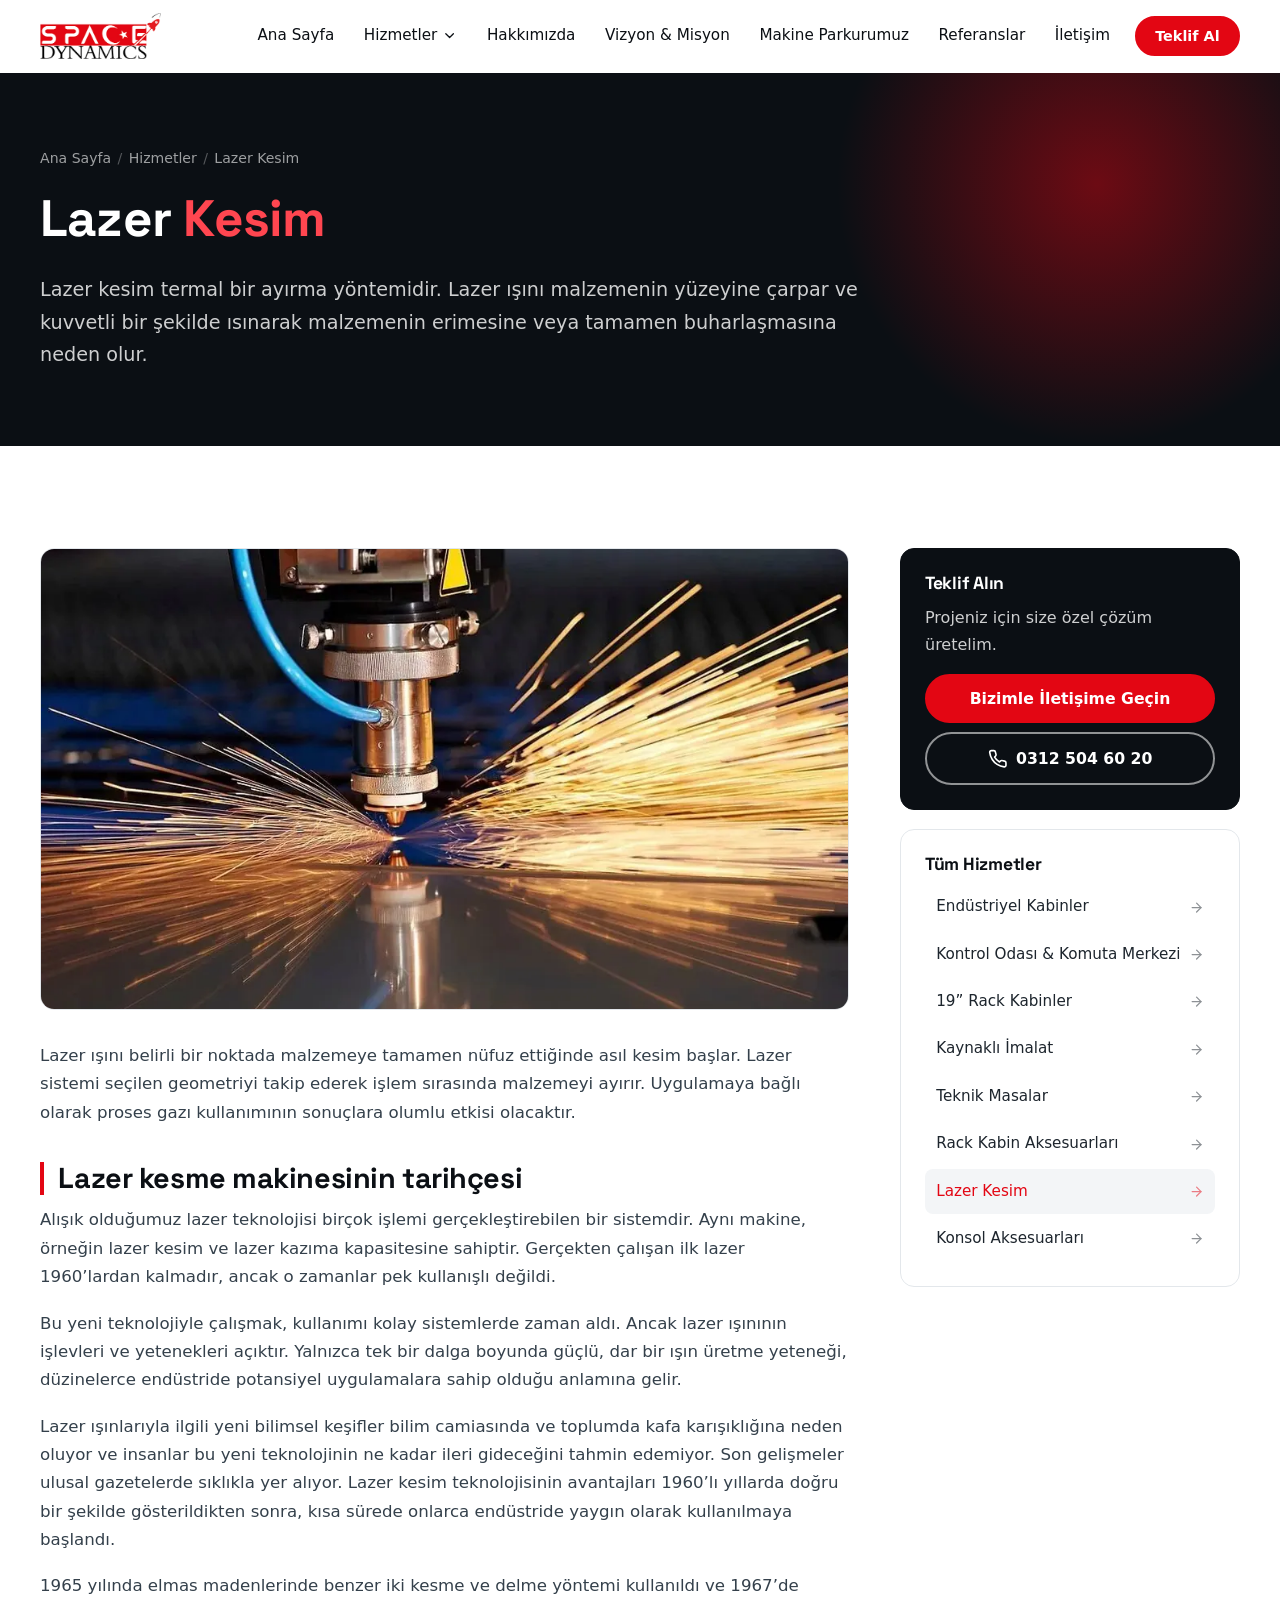
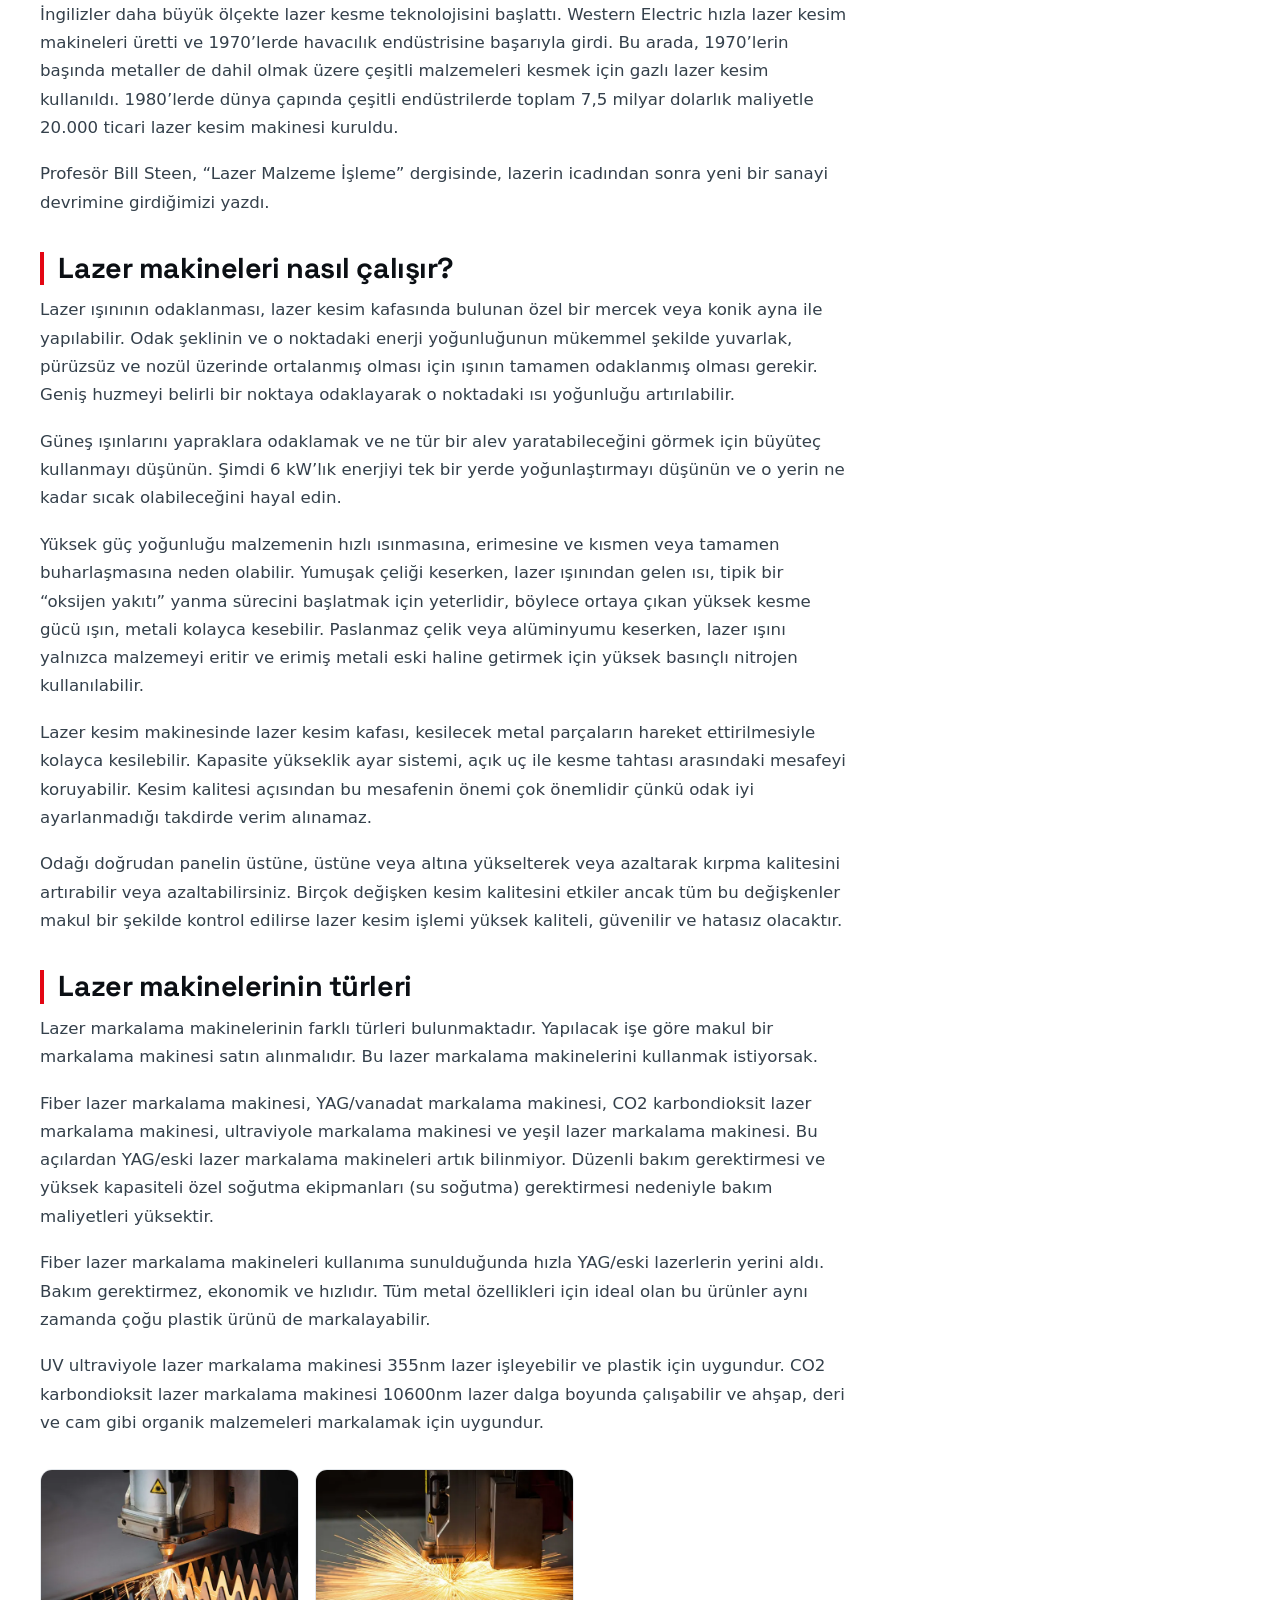
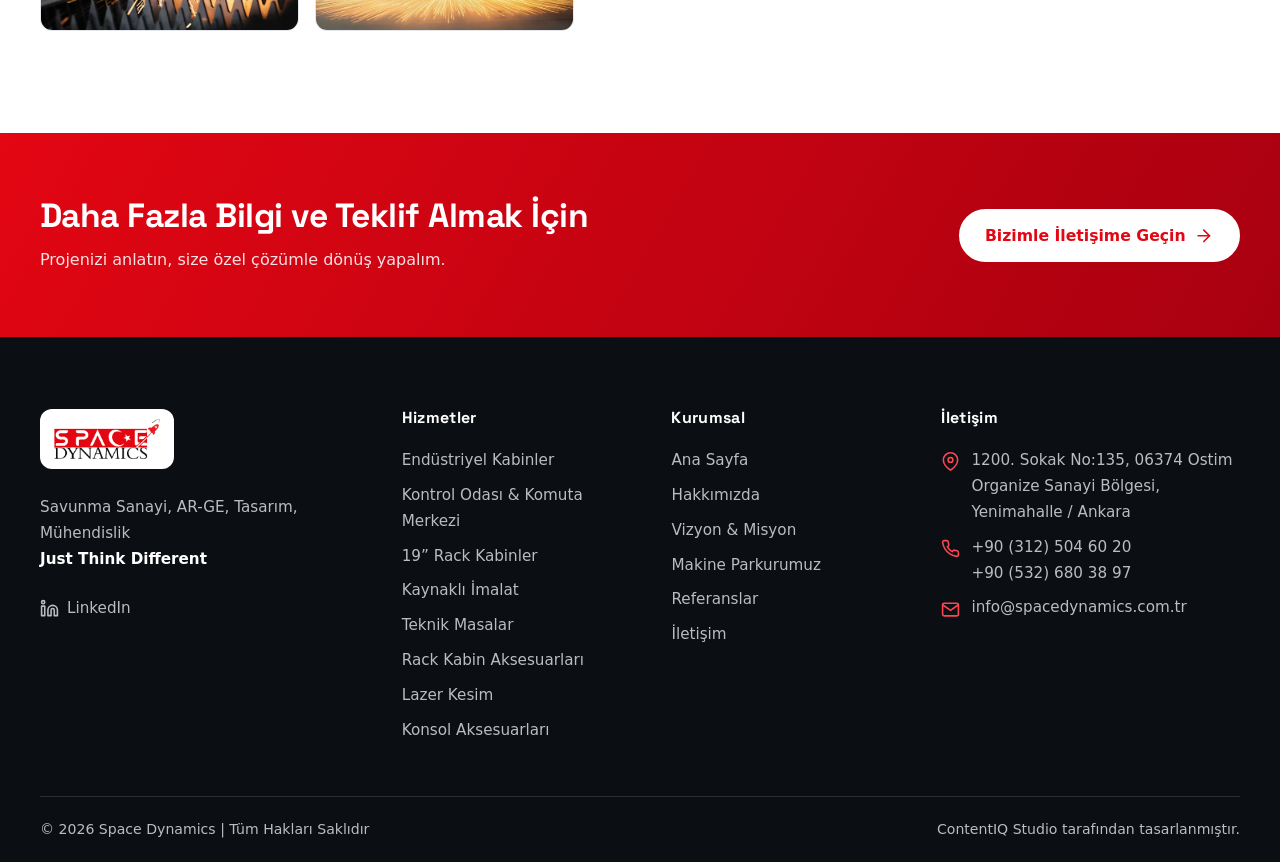
<file: lazer-kesim/index.html>
<!doctype html><html lang="tr"><head><meta charset="utf-8"><meta name="viewport" content="width=device-width,initial-scale=1"><title>Lazer Kesim – Space Dynamics</title><meta name="description" content="Lazer kesim termal bir ayırma yöntemidir. Lazer ışını malzemenin yüzeyine çarpar ve kuvvetli bir şekilde ısınarak malzemenin erimesine veya tamamen…"><link rel="canonical" href="https://spacedynamics.com.tr/lazer-kesim/"><meta name="theme-color" content="#0b0f14"><meta property="og:type" content="website"><meta property="og:locale" content="tr_TR"><meta property="og:site_name" content="Space Dynamics"><meta property="og:title" content="Lazer Kesim – Space Dynamics"><meta property="og:description" content="Lazer kesim termal bir ayırma yöntemidir. Lazer ışını malzemenin yüzeyine çarpar ve kuvvetli bir şekilde ısınarak malzemenin erimesine veya tamamen…"><meta property="og:url" content="https://spacedynamics.com.tr/lazer-kesim/"><meta property="og:image" content="https://spacedynamics.com.tr/assets/img/og.jpg"><meta name="twitter:card" content="summary_large_image"><link rel="icon" type="image/png" href="../favicon.png"><link rel="apple-touch-icon" href="../apple-touch-icon.png"><link rel="preload" href="../assets/fonts/sg-latin.woff2" as="font" type="font/woff2" crossorigin><link rel="stylesheet" href="../assets/css/style.css?v=3a54566d"><script>document.documentElement.className="js"</script></head><body><a class="skip" href="#main">İçeriğe geç</a><header class="hdr"><div class="wrap hdr__in"><a class="brand" href="../" aria-label="Space Dynamics - Ana Sayfa"><img src="../assets/img/logo.webp" width="314" height="119" alt="Space Dynamics"></a><button type="button" class="burger" aria-expanded="false" aria-controls="nav" aria-label="Menüyü aç/kapat"><svg class="i m" viewBox="0 0 24 24"><line x1="3" y1="6" x2="21" y2="6"/><line x1="3" y1="12" x2="21" y2="12"/><line x1="3" y1="18" x2="21" y2="18"/></svg><svg class="i x" viewBox="0 0 24 24"><path d="M18 6 6 18M6 6l12 12"/></svg></button><nav id="nav" class="nav" aria-label="Ana menü"><a href="../">Ana Sayfa</a><div class="dd"><button type="button" class="dd__btn" aria-expanded="false">Hizmetler <svg class="i" viewBox="0 0 24 24" aria-hidden="true"><polyline points="6 9 12 15 18 9"/></svg></button><div class="dd__menu"><a href="../endustriyel-kabinler/">Endüstriyel Kabinler</a><a href="../kontrol-odasi-ve-komuta-merkezi/">Kontrol Odası &amp; Komuta Merkezi</a><a href="../19-rack-kabinler/">19” Rack Kabinler</a><a href="../kaynakli-imalat/">Kaynaklı İmalat</a><a href="../teknik-masalar/">Teknik Masalar</a><a href="../rack-kabin-aksesuarlari/">Rack Kabin Aksesuarları</a><a href="../lazer-kesim/" aria-current="page">Lazer Kesim</a><a href="../konsol-aksesuarlari/">Konsol Aksesuarları</a></div></div><a href="../hakkimizda/">Hakkımızda</a><a href="../vizyon-misyon/">Vizyon & Misyon</a><a href="../makine-parkurumuz/">Makine Parkurumuz</a><a href="../referanslar/">Referanslar</a><a href="../iletisim/">İletişim</a> <a class="btn btn--sm" href="../iletisim/">Teklif Al</a></nav></div></header><main id="main"><section class="phero"><div class="wrap phero__in"><ol class="crumbs"><li><a href="../">Ana Sayfa</a></li><li><a href="../#hizmetler">Hizmetler</a></li><li>Lazer Kesim</li></ol><h1>Lazer <em>Kesim</em></h1><p class="phero__lead">Lazer kesim termal bir ayırma yöntemidir. Lazer ışını malzemenin yüzeyine çarpar ve kuvvetli bir şekilde ısınarak malzemenin erimesine veya tamamen buharlaşmasına neden olur.</p></div></section><section class="sec"><div class="wrap sp"><article><div class="prose"><figure class="fig fig--cv rv"><img src="../assets/img/page-lazer-kesim-1000.webp" srcset="../assets/img/page-lazer-kesim-640.webp 640w, ../assets/img/page-lazer-kesim-1000.webp 1000w, ../assets/img/page-lazer-kesim-1024.webp 1024w" sizes="(min-width:1000px) 760px, 92vw" width="1024" height="681" alt="Lazer Kesim" loading="lazy" decoding="async"></figure><p>Lazer ışını belirli bir noktada malzemeye tamamen nüfuz ettiğinde asıl kesim başlar. Lazer sistemi seçilen geometriyi takip ederek işlem sırasında malzemeyi ayırır. Uygulamaya bağlı olarak proses gazı kullanımının sonuçlara olumlu etkisi olacaktır.</p><h2>Lazer kesme makinesinin tarihçesi</h2><p>Alışık olduğumuz lazer teknolojisi birçok işlemi gerçekleştirebilen bir sistemdir. Aynı makine, örneğin lazer kesim ve lazer kazıma kapasitesine sahiptir. Gerçekten çalışan ilk lazer 1960’lardan kalmadır, ancak o zamanlar pek kullanışlı değildi.</p><p>Bu yeni teknolojiyle çalışmak, kullanımı kolay sistemlerde zaman aldı. Ancak lazer ışınının işlevleri ve yetenekleri açıktır. Yalnızca tek bir dalga boyunda güçlü, dar bir ışın üretme yeteneği, düzinelerce endüstride potansiyel uygulamalara sahip olduğu anlamına gelir.</p><p>Lazer ışınlarıyla ilgili yeni bilimsel keşifler bilim camiasında ve toplumda kafa karışıklığına neden oluyor ve insanlar bu yeni teknolojinin ne kadar ileri gideceğini tahmin edemiyor. Son gelişmeler ulusal gazetelerde sıklıkla yer alıyor. Lazer kesim teknolojisinin avantajları 1960’lı yıllarda doğru bir şekilde gösterildikten sonra, kısa sürede onlarca endüstride yaygın olarak kullanılmaya başlandı.</p><p>1965 yılında elmas madenlerinde benzer iki kesme ve delme yöntemi kullanıldı ve 1967’de İngilizler daha büyük ölçekte lazer kesme teknolojisini başlattı. Western Electric hızla lazer kesim makineleri üretti ve 1970’lerde havacılık endüstrisine başarıyla girdi. Bu arada, 1970’lerin başında metaller de dahil olmak üzere çeşitli malzemeleri kesmek için gazlı lazer kesim kullanıldı. 1980’lerde dünya çapında çeşitli endüstrilerde toplam 7,5 milyar dolarlık maliyetle 20.000 ticari lazer kesim makinesi kuruldu.</p><p>Profesör Bill Steen, “Lazer Malzeme İşleme” dergisinde, lazerin icadından sonra yeni bir sanayi devrimine girdiğimizi yazdı.</p><h2>Lazer makineleri nasıl çalışır?</h2><p>Lazer ışınının odaklanması, lazer kesim kafasında bulunan özel bir mercek veya konik ayna ile yapılabilir. Odak şeklinin ve o noktadaki enerji yoğunluğunun mükemmel şekilde yuvarlak, pürüzsüz ve nozül üzerinde ortalanmış olması için ışının tamamen odaklanmış olması gerekir. Geniş huzmeyi belirli bir noktaya odaklayarak o noktadaki ısı yoğunluğu artırılabilir.</p><p>Güneş ışınlarını yapraklara odaklamak ve ne tür bir alev yaratabileceğini görmek için büyüteç kullanmayı düşünün. Şimdi 6 kW’lık enerjiyi tek bir yerde yoğunlaştırmayı düşünün ve o yerin ne kadar sıcak olabileceğini hayal edin.</p><p>Yüksek güç yoğunluğu malzemenin hızlı ısınmasına, erimesine ve kısmen veya tamamen buharlaşmasına neden olabilir. Yumuşak çeliği keserken, lazer ışınından gelen ısı, tipik bir “oksijen yakıtı” yanma sürecini başlatmak için yeterlidir, böylece ortaya çıkan yüksek kesme gücü ışın, metali kolayca kesebilir. Paslanmaz çelik veya alüminyumu keserken, lazer ışını yalnızca malzemeyi eritir ve erimiş metali eski haline getirmek için yüksek basınçlı nitrojen kullanılabilir.</p><p>Lazer kesim makinesinde lazer kesim kafası, kesilecek metal parçaların hareket ettirilmesiyle kolayca kesilebilir. Kapasite yükseklik ayar sistemi, açık uç ile kesme tahtası arasındaki mesafeyi koruyabilir. Kesim kalitesi açısından bu mesafenin önemi çok önemlidir çünkü odak iyi ayarlanmadığı takdirde verim alınamaz.</p><p>Odağı doğrudan panelin üstüne, üstüne veya altına yükselterek veya azaltarak kırpma kalitesini artırabilir veya azaltabilirsiniz. Birçok değişken kesim kalitesini etkiler ancak tüm bu değişkenler makul bir şekilde kontrol edilirse lazer kesim işlemi yüksek kaliteli, güvenilir ve hatasız olacaktır.</p><h2>Lazer makinelerinin türleri</h2><p>Lazer markalama makinelerinin farklı türleri bulunmaktadır. Yapılacak işe göre makul bir markalama makinesi satın alınmalıdır. Bu lazer markalama makinelerini kullanmak istiyorsak.</p><p>Fiber lazer markalama makinesi, YAG/vanadat markalama makinesi, CO2 karbondioksit lazer markalama makinesi, ultraviyole markalama makinesi ve yeşil lazer markalama makinesi. Bu açılardan YAG/eski lazer markalama makineleri artık bilinmiyor. Düzenli bakım gerektirmesi ve yüksek kapasiteli özel soğutma ekipmanları (su soğutma) gerektirmesi nedeniyle bakım maliyetleri yüksektir.</p><p>Fiber lazer markalama makineleri kullanıma sunulduğunda hızla YAG/eski lazerlerin yerini aldı. Bakım gerektirmez, ekonomik ve hızlıdır. Tüm metal özellikleri için ideal olan bu ürünler aynı zamanda çoğu plastik ürünü de markalayabilir.</p><p>UV ultraviyole lazer markalama makinesi 355nm lazer işleyebilir ve plastik için uygundur. CO2 karbondioksit lazer markalama makinesi 10600nm lazer dalga boyunda çalışabilir ve ahşap, deri ve cam gibi organik malzemeleri markalamak için uygundur.</p><div class="gal"><a href="../assets/img/laser-1-1200.webp" data-lb><img src="../assets/img/laser-1-1200.webp" srcset="../assets/img/laser-1-640.webp 640w, ../assets/img/laser-1-1200.webp 1200w" sizes="(min-width:1000px) 240px, 45vw" width="1200" height="799" alt="Lazer Kesim 1" loading="lazy" decoding="async"></a><a href="../assets/img/laser-2-1200.webp" data-lb><img src="../assets/img/laser-2-1200.webp" srcset="../assets/img/laser-2-640.webp 640w, ../assets/img/laser-2-1200.webp 1200w" sizes="(min-width:1000px) 240px, 45vw" width="1200" height="798" alt="Lazer Kesim 2" loading="lazy" decoding="async"></a></div></div></article><aside class="side"><div class="box box--dark"><h3>Teklif Alın</h3><p style="margin:0 0 .4rem">Projeniz için size özel çözüm üretelim.</p><a class="btn" href="../iletisim/">Bizimle İletişime Geçin</a><a class="btn btn--ghost" href="tel:+903125046020"><svg class="i" viewBox="0 0 24 24" aria-hidden="true"><path d="M22 16.9v3a2 2 0 0 1-2.2 2 19.8 19.8 0 0 1-8.6-3.1 19.5 19.5 0 0 1-6-6 19.8 19.8 0 0 1-3.1-8.7A2 2 0 0 1 4.1 2h3a2 2 0 0 1 2 1.7c.1 1 .4 1.9.7 2.8a2 2 0 0 1-.5 2.1L8.1 9.9a16 16 0 0 0 6 6l1.3-1.3a2 2 0 0 1 2.1-.4c.9.3 1.8.6 2.8.7a2 2 0 0 1 1.7 2z"/></svg> 0312 504 60 20</a></div><div class="box"><h3>Tüm Hizmetler</h3><nav class="sl" aria-label="Hizmetler"><a href="../endustriyel-kabinler/">Endüstriyel Kabinler<svg class="i" viewBox="0 0 24 24" aria-hidden="true"><line x1="5" y1="12" x2="19" y2="12"/><polyline points="12 5 19 12 12 19"/></svg></a><a href="../kontrol-odasi-ve-komuta-merkezi/">Kontrol Odası &amp; Komuta Merkezi<svg class="i" viewBox="0 0 24 24" aria-hidden="true"><line x1="5" y1="12" x2="19" y2="12"/><polyline points="12 5 19 12 12 19"/></svg></a><a href="../19-rack-kabinler/">19” Rack Kabinler<svg class="i" viewBox="0 0 24 24" aria-hidden="true"><line x1="5" y1="12" x2="19" y2="12"/><polyline points="12 5 19 12 12 19"/></svg></a><a href="../kaynakli-imalat/">Kaynaklı İmalat<svg class="i" viewBox="0 0 24 24" aria-hidden="true"><line x1="5" y1="12" x2="19" y2="12"/><polyline points="12 5 19 12 12 19"/></svg></a><a href="../teknik-masalar/">Teknik Masalar<svg class="i" viewBox="0 0 24 24" aria-hidden="true"><line x1="5" y1="12" x2="19" y2="12"/><polyline points="12 5 19 12 12 19"/></svg></a><a href="../rack-kabin-aksesuarlari/">Rack Kabin Aksesuarları<svg class="i" viewBox="0 0 24 24" aria-hidden="true"><line x1="5" y1="12" x2="19" y2="12"/><polyline points="12 5 19 12 12 19"/></svg></a><a href="../lazer-kesim/" aria-current="page">Lazer Kesim<svg class="i" viewBox="0 0 24 24" aria-hidden="true"><line x1="5" y1="12" x2="19" y2="12"/><polyline points="12 5 19 12 12 19"/></svg></a><a href="../konsol-aksesuarlari/">Konsol Aksesuarları<svg class="i" viewBox="0 0 24 24" aria-hidden="true"><line x1="5" y1="12" x2="19" y2="12"/><polyline points="12 5 19 12 12 19"/></svg></a></nav></div></aside></div></section><section class="cta"><div class="wrap cta__in"><div><h2>Daha Fazla Bilgi ve Teklif Almak İçin</h2><p>Projenizi anlatın, size özel çözümle dönüş yapalım.</p></div><a class="btn" href="../iletisim/">Bizimle İletişime Geçin <svg class="i" viewBox="0 0 24 24" aria-hidden="true"><line x1="5" y1="12" x2="19" y2="12"/><polyline points="12 5 19 12 12 19"/></svg></a></div></section></main><footer class="ftr"><div class="wrap"><div class="ftr__g"><div><a class="ftr__logo" href="../"><img src="../assets/img/logo.webp" width="314" height="119" alt="Space Dynamics" loading="lazy"></a><p>Savunma Sanayi, AR-GE, Tasarım, Mühendislik<br><strong style="color:#fff">Just Think Different</strong></p><a class="soc" href="https://www.linkedin.com/in/space-dynamics-179b81290/" target="_blank" rel="noopener"><svg class="i" viewBox="0 0 24 24" aria-hidden="true"><path d="M16 8a6 6 0 0 1 6 6v7h-4v-7a2 2 0 0 0-4 0v7h-4v-7a6 6 0 0 1 6-6z"/><rect x="2" y="9" width="4" height="12"/><circle cx="4" cy="4" r="2"/></svg> LinkedIn</a></div><div><h3>Hizmetler</h3><ul><li><a href="../endustriyel-kabinler/">Endüstriyel Kabinler</a></li><li><a href="../kontrol-odasi-ve-komuta-merkezi/">Kontrol Odası &amp; Komuta Merkezi</a></li><li><a href="../19-rack-kabinler/">19” Rack Kabinler</a></li><li><a href="../kaynakli-imalat/">Kaynaklı İmalat</a></li><li><a href="../teknik-masalar/">Teknik Masalar</a></li><li><a href="../rack-kabin-aksesuarlari/">Rack Kabin Aksesuarları</a></li><li><a href="../lazer-kesim/">Lazer Kesim</a></li><li><a href="../konsol-aksesuarlari/">Konsol Aksesuarları</a></li></ul></div><div><h3>Kurumsal</h3><ul><li><a href="../">Ana Sayfa</a></li><li><a href="../hakkimizda/">Hakkımızda</a></li><li><a href="../vizyon-misyon/">Vizyon & Misyon</a></li><li><a href="../makine-parkurumuz/">Makine Parkurumuz</a></li><li><a href="../referanslar/">Referanslar</a></li><li><a href="../iletisim/">İletişim</a></li></ul></div><div><h3>İletişim</h3><ul class="ftr__c"><li><svg class="i" viewBox="0 0 24 24" aria-hidden="true"><path d="M21 10c0 7-9 13-9 13S3 17 3 10a9 9 0 0 1 18 0z"/><circle cx="12" cy="10" r="3"/></svg><span>1200. Sokak No:135, 06374 Ostim Organize Sanayi Bölgesi, Yenimahalle / Ankara</span></li><li><svg class="i" viewBox="0 0 24 24" aria-hidden="true"><path d="M22 16.9v3a2 2 0 0 1-2.2 2 19.8 19.8 0 0 1-8.6-3.1 19.5 19.5 0 0 1-6-6 19.8 19.8 0 0 1-3.1-8.7A2 2 0 0 1 4.1 2h3a2 2 0 0 1 2 1.7c.1 1 .4 1.9.7 2.8a2 2 0 0 1-.5 2.1L8.1 9.9a16 16 0 0 0 6 6l1.3-1.3a2 2 0 0 1 2.1-.4c.9.3 1.8.6 2.8.7a2 2 0 0 1 1.7 2z"/></svg><span><a href="tel:+903125046020">+90 (312) 504 60 20</a><br><a href="tel:+905326803897">+90 (532) 680 38 97</a></span></li><li><svg class="i" viewBox="0 0 24 24" aria-hidden="true"><path d="M4 4h16a2 2 0 0 1 2 2v12a2 2 0 0 1-2 2H4a2 2 0 0 1-2-2V6a2 2 0 0 1 2-2z"/><polyline points="22,6 12,13 2,6"/></svg><a href="mailto:info@spacedynamics.com.tr">info@spacedynamics.com.tr</a></li></ul></div></div><div class="ftr__b"><span>© 2026 Space Dynamics | Tüm Hakları Saklıdır</span><span><a href="https://contentiq.com.tr" target="_blank" rel="noopener">ContentIQ Studio</a> tarafından tasarlanmıştır.</span></div></div></footer><script src="../assets/js/main.js?v=3a54566d" defer="defer"></script></body></html>
</file>
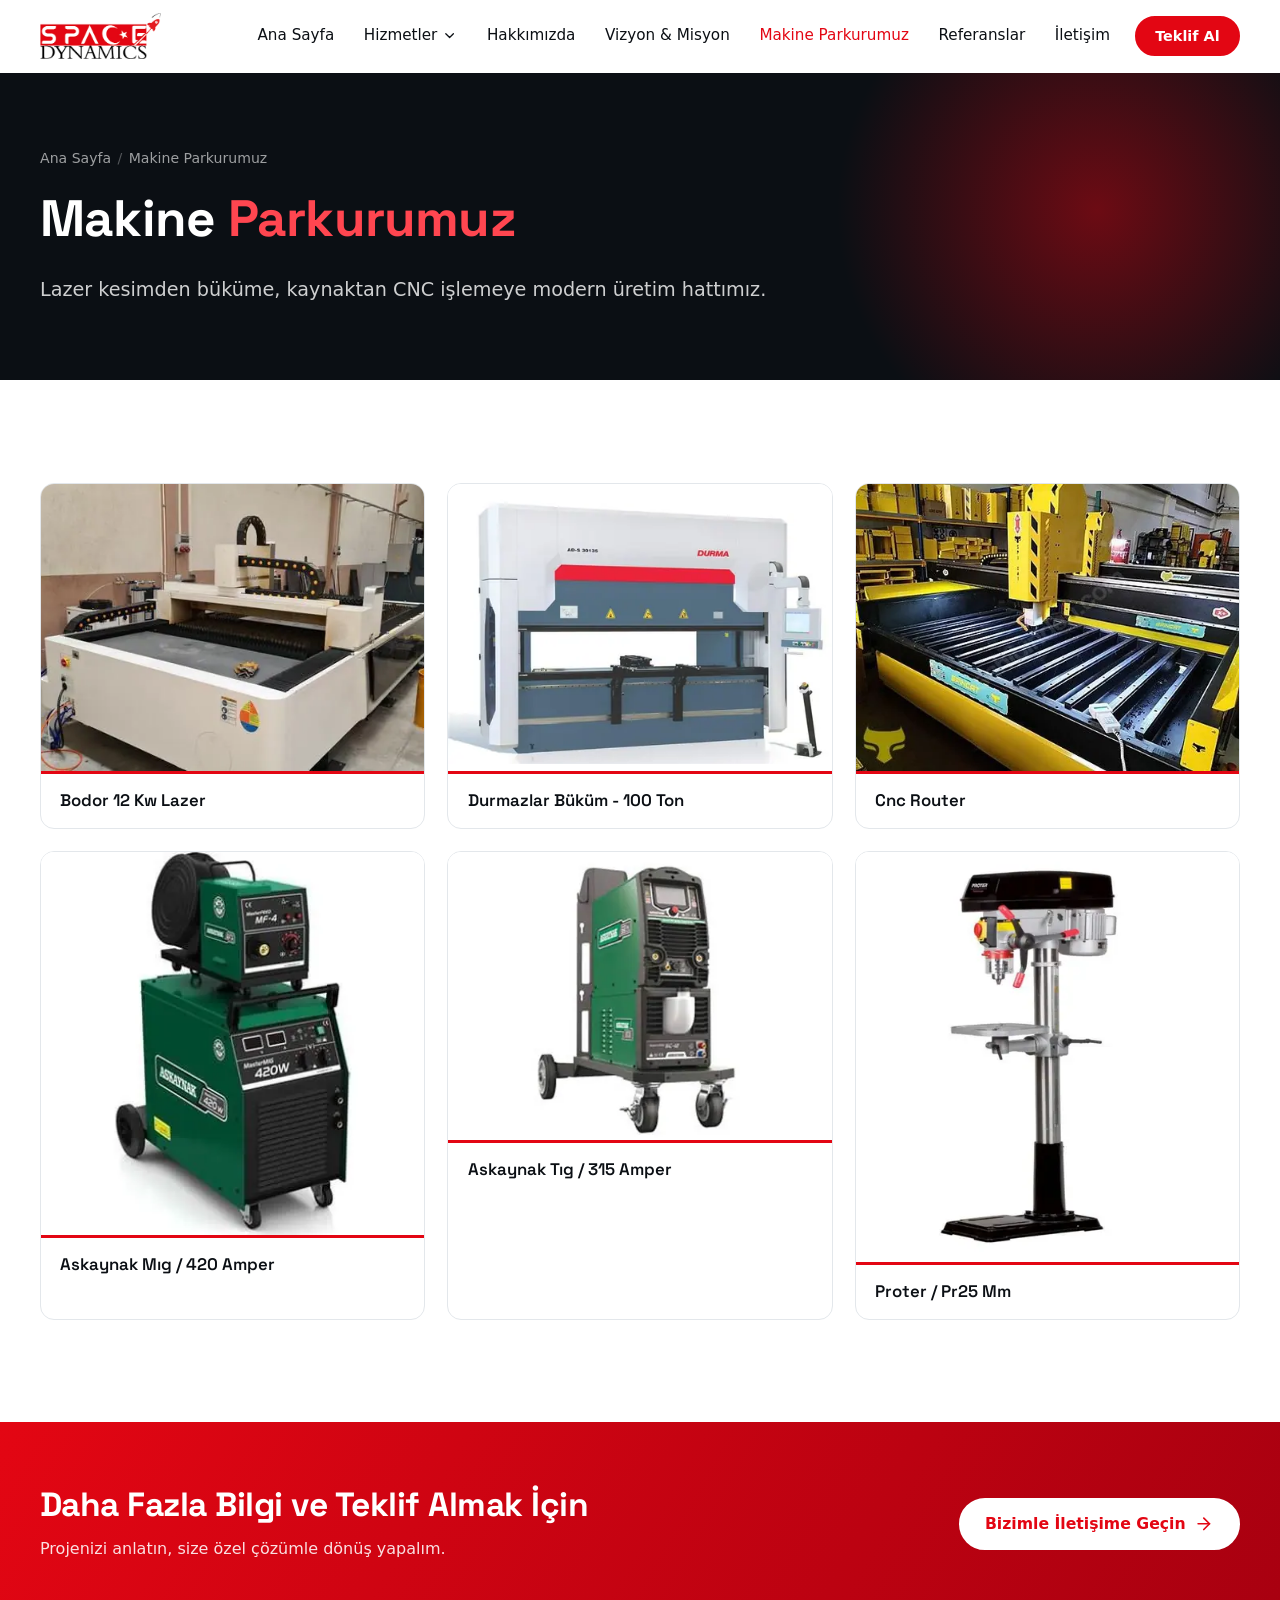
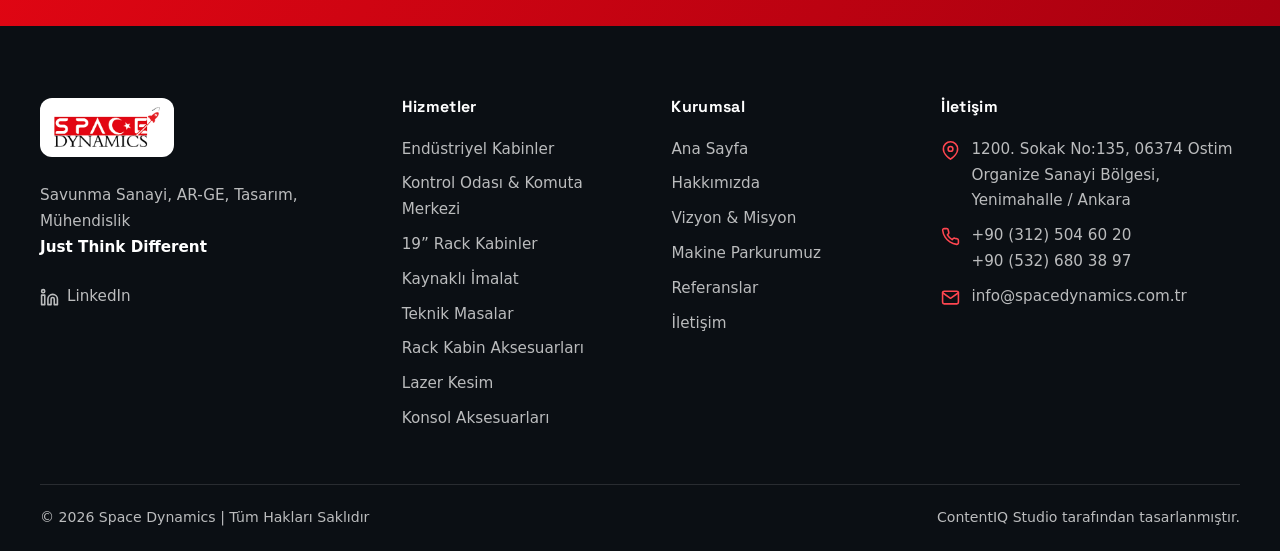
<file: makine-parkurumuz/index.html>
<!doctype html><html lang="tr"><head><meta charset="utf-8"><meta name="viewport" content="width=device-width,initial-scale=1"><title>Makine Parkurumuz – Space Dynamics</title><meta name="description" content="Bodor 12 kW lazer, Durmazlar 100 ton büküm, CNC router, Askaynak MIG/TIG kaynak makineleri ve daha fazlası: Space Dynamics makine parkuru."><link rel="canonical" href="https://spacedynamics.com.tr/makine-parkurumuz/"><meta name="theme-color" content="#0b0f14"><meta property="og:type" content="website"><meta property="og:locale" content="tr_TR"><meta property="og:site_name" content="Space Dynamics"><meta property="og:title" content="Makine Parkurumuz – Space Dynamics"><meta property="og:description" content="Bodor 12 kW lazer, Durmazlar 100 ton büküm, CNC router, Askaynak MIG/TIG kaynak makineleri ve daha fazlası: Space Dynamics makine parkuru."><meta property="og:url" content="https://spacedynamics.com.tr/makine-parkurumuz/"><meta property="og:image" content="https://spacedynamics.com.tr/assets/img/og.jpg"><meta name="twitter:card" content="summary_large_image"><link rel="icon" type="image/png" href="../favicon.png"><link rel="apple-touch-icon" href="../apple-touch-icon.png"><link rel="preload" href="../assets/fonts/sg-latin.woff2" as="font" type="font/woff2" crossorigin><link rel="stylesheet" href="../assets/css/style.css?v=3a54566d"><script>document.documentElement.className="js"</script></head><body><a class="skip" href="#main">İçeriğe geç</a><header class="hdr"><div class="wrap hdr__in"><a class="brand" href="../" aria-label="Space Dynamics - Ana Sayfa"><img src="../assets/img/logo.webp" width="314" height="119" alt="Space Dynamics"></a><button type="button" class="burger" aria-expanded="false" aria-controls="nav" aria-label="Menüyü aç/kapat"><svg class="i m" viewBox="0 0 24 24"><line x1="3" y1="6" x2="21" y2="6"/><line x1="3" y1="12" x2="21" y2="12"/><line x1="3" y1="18" x2="21" y2="18"/></svg><svg class="i x" viewBox="0 0 24 24"><path d="M18 6 6 18M6 6l12 12"/></svg></button><nav id="nav" class="nav" aria-label="Ana menü"><a href="../">Ana Sayfa</a><div class="dd"><button type="button" class="dd__btn" aria-expanded="false">Hizmetler <svg class="i" viewBox="0 0 24 24" aria-hidden="true"><polyline points="6 9 12 15 18 9"/></svg></button><div class="dd__menu"><a href="../endustriyel-kabinler/">Endüstriyel Kabinler</a><a href="../kontrol-odasi-ve-komuta-merkezi/">Kontrol Odası &amp; Komuta Merkezi</a><a href="../19-rack-kabinler/">19” Rack Kabinler</a><a href="../kaynakli-imalat/">Kaynaklı İmalat</a><a href="../teknik-masalar/">Teknik Masalar</a><a href="../rack-kabin-aksesuarlari/">Rack Kabin Aksesuarları</a><a href="../lazer-kesim/">Lazer Kesim</a><a href="../konsol-aksesuarlari/">Konsol Aksesuarları</a></div></div><a href="../hakkimizda/">Hakkımızda</a><a href="../vizyon-misyon/">Vizyon & Misyon</a><a href="../makine-parkurumuz/" aria-current="page">Makine Parkurumuz</a><a href="../referanslar/">Referanslar</a><a href="../iletisim/">İletişim</a> <a class="btn btn--sm" href="../iletisim/">Teklif Al</a></nav></div></header><main id="main"><section class="phero"><div class="wrap phero__in"><ol class="crumbs"><li><a href="../">Ana Sayfa</a></li><li>Makine Parkurumuz</li></ol><h1>Makine <em>Parkurumuz</em></h1><p class="phero__lead">Lazer kesimden büküme, kaynaktan CNC işlemeye modern üretim hattımız.</p></div></section><section class="sec"><div class="wrap"><div class="mach"><figure class="rv" style="--d:0s"><div class="mi"><img src="../assets/img/mk-1-462.webp" srcset="../assets/img/mk-1-462.webp 462w" sizes="(min-width:1000px) 380px, 92vw" width="462" height="340" alt="Bodor 12 Kw Lazer" class="cv" loading="lazy" decoding="async"></div><figcaption>Bodor 12 Kw Lazer</figcaption></figure><figure class="rv" style="--d:0.07s"><div class="mi"><img src="../assets/img/mk-2-800.webp" srcset="../assets/img/mk-2-480.webp 480w, ../assets/img/mk-2-800.webp 800w" sizes="(min-width:1000px) 380px, 92vw" width="800" height="571" alt="Durmazlar Büküm - 100 Ton" loading="lazy" decoding="async"></div><figcaption>Durmazlar Büküm - 100 Ton</figcaption></figure><figure class="rv" style="--d:0.14s"><div class="mi"><img src="../assets/img/mk-3-528.webp" srcset="../assets/img/mk-3-480.webp 480w, ../assets/img/mk-3-528.webp 528w" sizes="(min-width:1000px) 380px, 92vw" width="528" height="396" alt="Cnc Router" class="cv" loading="lazy" decoding="async"></div><figcaption>Cnc Router</figcaption></figure><figure class="rv" style="--d:0s"><div class="mi"><img src="../assets/img/mk-4-375.webp" srcset="../assets/img/mk-4-375.webp 375w" sizes="(min-width:1000px) 380px, 92vw" width="375" height="375" alt="Askaynak Mıg / 420 Amper" loading="lazy" decoding="async"></div><figcaption>Askaynak Mıg / 420 Amper</figcaption></figure><figure class="rv" style="--d:0.07s"><div class="mi"><img src="../assets/img/mk-5-620.webp" srcset="../assets/img/mk-5-480.webp 480w, ../assets/img/mk-5-620.webp 620w" sizes="(min-width:1000px) 380px, 92vw" width="620" height="460" alt="Askaynak Tıg / 315 Amper" loading="lazy" decoding="async"></div><figcaption>Askaynak Tıg / 315 Amper</figcaption></figure><figure class="rv" style="--d:0.14s"><div class="mi"><img src="../assets/img/mk-6-712.webp" srcset="../assets/img/mk-6-480.webp 480w, ../assets/img/mk-6-712.webp 712w" sizes="(min-width:1000px) 380px, 92vw" width="712" height="761" alt="Proter / Pr25 Mm" loading="lazy" decoding="async"></div><figcaption>Proter / Pr25 Mm</figcaption></figure></div></div></section><section class="cta"><div class="wrap cta__in"><div><h2>Daha Fazla Bilgi ve Teklif Almak İçin</h2><p>Projenizi anlatın, size özel çözümle dönüş yapalım.</p></div><a class="btn" href="../iletisim/">Bizimle İletişime Geçin <svg class="i" viewBox="0 0 24 24" aria-hidden="true"><line x1="5" y1="12" x2="19" y2="12"/><polyline points="12 5 19 12 12 19"/></svg></a></div></section></main><footer class="ftr"><div class="wrap"><div class="ftr__g"><div><a class="ftr__logo" href="../"><img src="../assets/img/logo.webp" width="314" height="119" alt="Space Dynamics" loading="lazy"></a><p>Savunma Sanayi, AR-GE, Tasarım, Mühendislik<br><strong style="color:#fff">Just Think Different</strong></p><a class="soc" href="https://www.linkedin.com/in/space-dynamics-179b81290/" target="_blank" rel="noopener"><svg class="i" viewBox="0 0 24 24" aria-hidden="true"><path d="M16 8a6 6 0 0 1 6 6v7h-4v-7a2 2 0 0 0-4 0v7h-4v-7a6 6 0 0 1 6-6z"/><rect x="2" y="9" width="4" height="12"/><circle cx="4" cy="4" r="2"/></svg> LinkedIn</a></div><div><h3>Hizmetler</h3><ul><li><a href="../endustriyel-kabinler/">Endüstriyel Kabinler</a></li><li><a href="../kontrol-odasi-ve-komuta-merkezi/">Kontrol Odası &amp; Komuta Merkezi</a></li><li><a href="../19-rack-kabinler/">19” Rack Kabinler</a></li><li><a href="../kaynakli-imalat/">Kaynaklı İmalat</a></li><li><a href="../teknik-masalar/">Teknik Masalar</a></li><li><a href="../rack-kabin-aksesuarlari/">Rack Kabin Aksesuarları</a></li><li><a href="../lazer-kesim/">Lazer Kesim</a></li><li><a href="../konsol-aksesuarlari/">Konsol Aksesuarları</a></li></ul></div><div><h3>Kurumsal</h3><ul><li><a href="../">Ana Sayfa</a></li><li><a href="../hakkimizda/">Hakkımızda</a></li><li><a href="../vizyon-misyon/">Vizyon & Misyon</a></li><li><a href="../makine-parkurumuz/">Makine Parkurumuz</a></li><li><a href="../referanslar/">Referanslar</a></li><li><a href="../iletisim/">İletişim</a></li></ul></div><div><h3>İletişim</h3><ul class="ftr__c"><li><svg class="i" viewBox="0 0 24 24" aria-hidden="true"><path d="M21 10c0 7-9 13-9 13S3 17 3 10a9 9 0 0 1 18 0z"/><circle cx="12" cy="10" r="3"/></svg><span>1200. Sokak No:135, 06374 Ostim Organize Sanayi Bölgesi, Yenimahalle / Ankara</span></li><li><svg class="i" viewBox="0 0 24 24" aria-hidden="true"><path d="M22 16.9v3a2 2 0 0 1-2.2 2 19.8 19.8 0 0 1-8.6-3.1 19.5 19.5 0 0 1-6-6 19.8 19.8 0 0 1-3.1-8.7A2 2 0 0 1 4.1 2h3a2 2 0 0 1 2 1.7c.1 1 .4 1.9.7 2.8a2 2 0 0 1-.5 2.1L8.1 9.9a16 16 0 0 0 6 6l1.3-1.3a2 2 0 0 1 2.1-.4c.9.3 1.8.6 2.8.7a2 2 0 0 1 1.7 2z"/></svg><span><a href="tel:+903125046020">+90 (312) 504 60 20</a><br><a href="tel:+905326803897">+90 (532) 680 38 97</a></span></li><li><svg class="i" viewBox="0 0 24 24" aria-hidden="true"><path d="M4 4h16a2 2 0 0 1 2 2v12a2 2 0 0 1-2 2H4a2 2 0 0 1-2-2V6a2 2 0 0 1 2-2z"/><polyline points="22,6 12,13 2,6"/></svg><a href="mailto:info@spacedynamics.com.tr">info@spacedynamics.com.tr</a></li></ul></div></div><div class="ftr__b"><span>© 2026 Space Dynamics | Tüm Hakları Saklıdır</span><span><a href="https://contentiq.com.tr" target="_blank" rel="noopener">ContentIQ Studio</a> tarafından tasarlanmıştır.</span></div></div></footer><script src="../assets/js/main.js?v=3a54566d" defer="defer"></script></body></html>
</file>
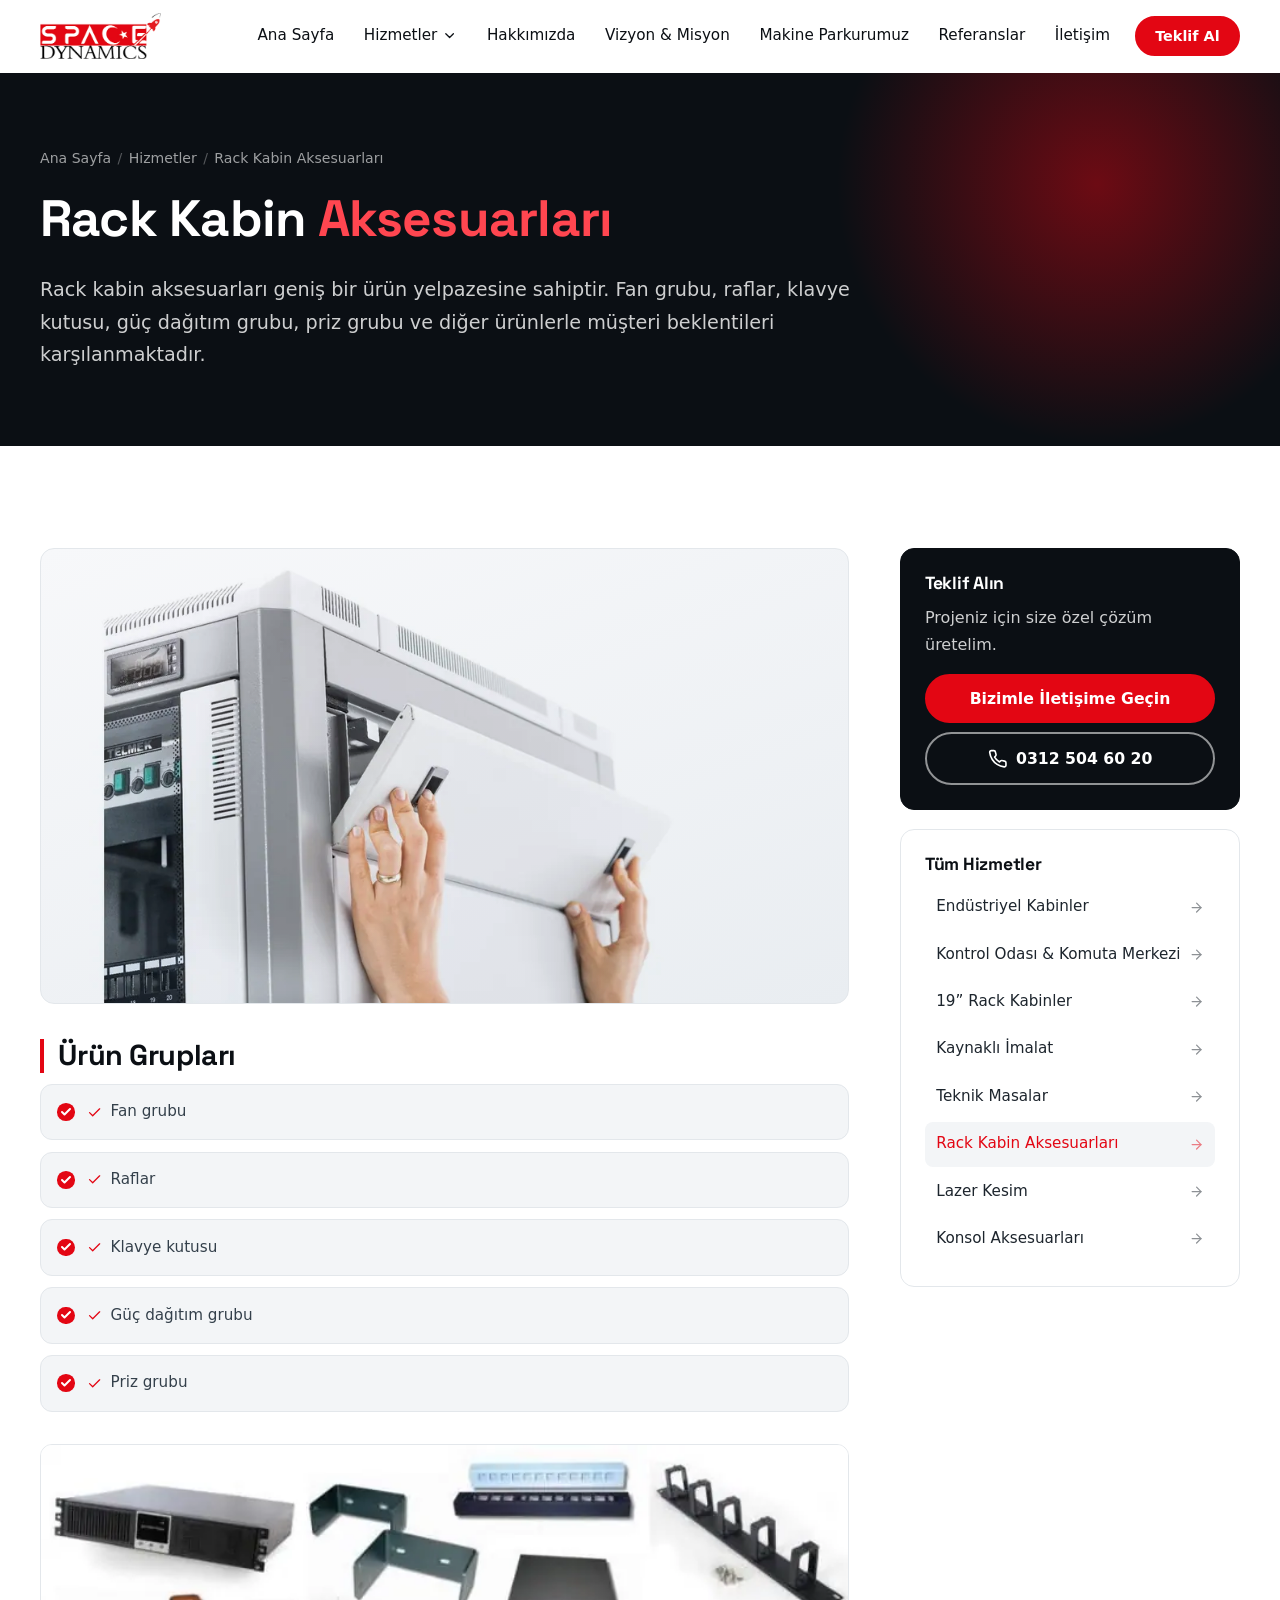
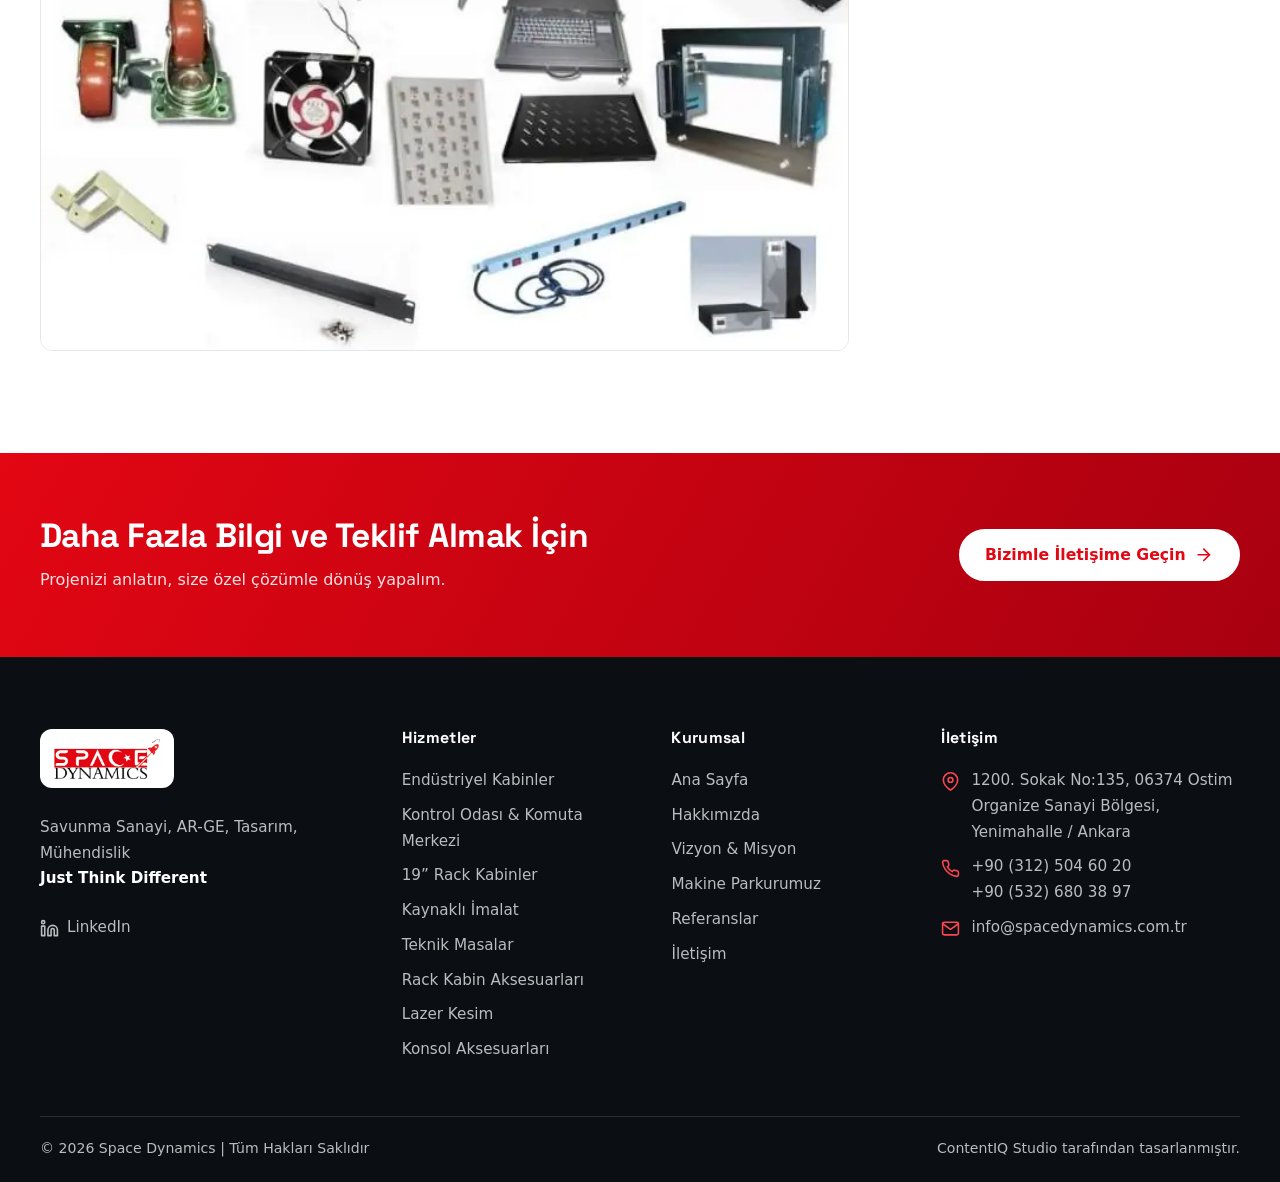
<file: rack-kabin-aksesuarlari/index.html>
<!doctype html><html lang="tr"><head><meta charset="utf-8"><meta name="viewport" content="width=device-width,initial-scale=1"><title>Rack Kabin Aksesuarları – Space Dynamics</title><meta name="description" content="Rack kabin aksesuarları geniş bir ürün yelpazesine sahiptir. Fan grubu, raflar, klavye kutusu, güç dağıtım grubu, priz grubu ve diğer ürünlerle müşteri…"><link rel="canonical" href="https://spacedynamics.com.tr/rack-kabin-aksesuarlari/"><meta name="theme-color" content="#0b0f14"><meta property="og:type" content="website"><meta property="og:locale" content="tr_TR"><meta property="og:site_name" content="Space Dynamics"><meta property="og:title" content="Rack Kabin Aksesuarları – Space Dynamics"><meta property="og:description" content="Rack kabin aksesuarları geniş bir ürün yelpazesine sahiptir. Fan grubu, raflar, klavye kutusu, güç dağıtım grubu, priz grubu ve diğer ürünlerle müşteri…"><meta property="og:url" content="https://spacedynamics.com.tr/rack-kabin-aksesuarlari/"><meta property="og:image" content="https://spacedynamics.com.tr/assets/img/og.jpg"><meta name="twitter:card" content="summary_large_image"><link rel="icon" type="image/png" href="../favicon.png"><link rel="apple-touch-icon" href="../apple-touch-icon.png"><link rel="preload" href="../assets/fonts/sg-latin.woff2" as="font" type="font/woff2" crossorigin><link rel="stylesheet" href="../assets/css/style.css?v=3a54566d"><script>document.documentElement.className="js"</script></head><body><a class="skip" href="#main">İçeriğe geç</a><header class="hdr"><div class="wrap hdr__in"><a class="brand" href="../" aria-label="Space Dynamics - Ana Sayfa"><img src="../assets/img/logo.webp" width="314" height="119" alt="Space Dynamics"></a><button type="button" class="burger" aria-expanded="false" aria-controls="nav" aria-label="Menüyü aç/kapat"><svg class="i m" viewBox="0 0 24 24"><line x1="3" y1="6" x2="21" y2="6"/><line x1="3" y1="12" x2="21" y2="12"/><line x1="3" y1="18" x2="21" y2="18"/></svg><svg class="i x" viewBox="0 0 24 24"><path d="M18 6 6 18M6 6l12 12"/></svg></button><nav id="nav" class="nav" aria-label="Ana menü"><a href="../">Ana Sayfa</a><div class="dd"><button type="button" class="dd__btn" aria-expanded="false">Hizmetler <svg class="i" viewBox="0 0 24 24" aria-hidden="true"><polyline points="6 9 12 15 18 9"/></svg></button><div class="dd__menu"><a href="../endustriyel-kabinler/">Endüstriyel Kabinler</a><a href="../kontrol-odasi-ve-komuta-merkezi/">Kontrol Odası &amp; Komuta Merkezi</a><a href="../19-rack-kabinler/">19” Rack Kabinler</a><a href="../kaynakli-imalat/">Kaynaklı İmalat</a><a href="../teknik-masalar/">Teknik Masalar</a><a href="../rack-kabin-aksesuarlari/" aria-current="page">Rack Kabin Aksesuarları</a><a href="../lazer-kesim/">Lazer Kesim</a><a href="../konsol-aksesuarlari/">Konsol Aksesuarları</a></div></div><a href="../hakkimizda/">Hakkımızda</a><a href="../vizyon-misyon/">Vizyon & Misyon</a><a href="../makine-parkurumuz/">Makine Parkurumuz</a><a href="../referanslar/">Referanslar</a><a href="../iletisim/">İletişim</a> <a class="btn btn--sm" href="../iletisim/">Teklif Al</a></nav></div></header><main id="main"><section class="phero"><div class="wrap phero__in"><ol class="crumbs"><li><a href="../">Ana Sayfa</a></li><li><a href="../#hizmetler">Hizmetler</a></li><li>Rack Kabin Aksesuarları</li></ol><h1>Rack Kabin <em>Aksesuarları</em></h1><p class="phero__lead">Rack kabin aksesuarları geniş bir ürün yelpazesine sahiptir. Fan grubu, raflar, klavye kutusu, güç dağıtım grubu, priz grubu ve diğer ürünlerle müşteri beklentileri karşılanmaktadır.</p></div></section><section class="sec"><div class="wrap sp"><article><div class="prose"><figure class="fig fig--mul rv"><img src="../assets/img/page-rack-kabin-aksesuarlari-1000.webp" srcset="../assets/img/page-rack-kabin-aksesuarlari-640.webp 640w, ../assets/img/page-rack-kabin-aksesuarlari-1000.webp 1000w, ../assets/img/page-rack-kabin-aksesuarlari-1400.webp 1400w" sizes="(min-width:1000px) 760px, 92vw" width="1400" height="788" alt="Rack Kabin Aksesuarları" loading="lazy" decoding="async"></figure><h2>Ürün Grupları</h2><ul class="chips" style="margin:0 0 1.5rem"><li><svg class="i" viewBox="0 0 24 24" aria-hidden="true"><polyline points="20 6 9 17 4 12"/></svg>Fan grubu</li><li><svg class="i" viewBox="0 0 24 24" aria-hidden="true"><polyline points="20 6 9 17 4 12"/></svg>Raflar</li><li><svg class="i" viewBox="0 0 24 24" aria-hidden="true"><polyline points="20 6 9 17 4 12"/></svg>Klavye kutusu</li><li><svg class="i" viewBox="0 0 24 24" aria-hidden="true"><polyline points="20 6 9 17 4 12"/></svg>Güç dağıtım grubu</li><li><svg class="i" viewBox="0 0 24 24" aria-hidden="true"><polyline points="20 6 9 17 4 12"/></svg>Priz grubu</li></ul><div class="gal gal--wide"><a href="../assets/img/rackacc-g1-682.webp" data-lb><img src="../assets/img/rackacc-g1-682.webp" srcset="../assets/img/rackacc-g1-480.webp 480w, ../assets/img/rackacc-g1-682.webp 682w" sizes="(min-width:1000px) 760px, 92vw" width="682" height="427" alt="Rack Kabin Aksesuarları 1" loading="lazy" decoding="async"></a></div></div></article><aside class="side"><div class="box box--dark"><h3>Teklif Alın</h3><p style="margin:0 0 .4rem">Projeniz için size özel çözüm üretelim.</p><a class="btn" href="../iletisim/">Bizimle İletişime Geçin</a><a class="btn btn--ghost" href="tel:+903125046020"><svg class="i" viewBox="0 0 24 24" aria-hidden="true"><path d="M22 16.9v3a2 2 0 0 1-2.2 2 19.8 19.8 0 0 1-8.6-3.1 19.5 19.5 0 0 1-6-6 19.8 19.8 0 0 1-3.1-8.7A2 2 0 0 1 4.1 2h3a2 2 0 0 1 2 1.7c.1 1 .4 1.9.7 2.8a2 2 0 0 1-.5 2.1L8.1 9.9a16 16 0 0 0 6 6l1.3-1.3a2 2 0 0 1 2.1-.4c.9.3 1.8.6 2.8.7a2 2 0 0 1 1.7 2z"/></svg> 0312 504 60 20</a></div><div class="box"><h3>Tüm Hizmetler</h3><nav class="sl" aria-label="Hizmetler"><a href="../endustriyel-kabinler/">Endüstriyel Kabinler<svg class="i" viewBox="0 0 24 24" aria-hidden="true"><line x1="5" y1="12" x2="19" y2="12"/><polyline points="12 5 19 12 12 19"/></svg></a><a href="../kontrol-odasi-ve-komuta-merkezi/">Kontrol Odası &amp; Komuta Merkezi<svg class="i" viewBox="0 0 24 24" aria-hidden="true"><line x1="5" y1="12" x2="19" y2="12"/><polyline points="12 5 19 12 12 19"/></svg></a><a href="../19-rack-kabinler/">19” Rack Kabinler<svg class="i" viewBox="0 0 24 24" aria-hidden="true"><line x1="5" y1="12" x2="19" y2="12"/><polyline points="12 5 19 12 12 19"/></svg></a><a href="../kaynakli-imalat/">Kaynaklı İmalat<svg class="i" viewBox="0 0 24 24" aria-hidden="true"><line x1="5" y1="12" x2="19" y2="12"/><polyline points="12 5 19 12 12 19"/></svg></a><a href="../teknik-masalar/">Teknik Masalar<svg class="i" viewBox="0 0 24 24" aria-hidden="true"><line x1="5" y1="12" x2="19" y2="12"/><polyline points="12 5 19 12 12 19"/></svg></a><a href="../rack-kabin-aksesuarlari/" aria-current="page">Rack Kabin Aksesuarları<svg class="i" viewBox="0 0 24 24" aria-hidden="true"><line x1="5" y1="12" x2="19" y2="12"/><polyline points="12 5 19 12 12 19"/></svg></a><a href="../lazer-kesim/">Lazer Kesim<svg class="i" viewBox="0 0 24 24" aria-hidden="true"><line x1="5" y1="12" x2="19" y2="12"/><polyline points="12 5 19 12 12 19"/></svg></a><a href="../konsol-aksesuarlari/">Konsol Aksesuarları<svg class="i" viewBox="0 0 24 24" aria-hidden="true"><line x1="5" y1="12" x2="19" y2="12"/><polyline points="12 5 19 12 12 19"/></svg></a></nav></div></aside></div></section><section class="cta"><div class="wrap cta__in"><div><h2>Daha Fazla Bilgi ve Teklif Almak İçin</h2><p>Projenizi anlatın, size özel çözümle dönüş yapalım.</p></div><a class="btn" href="../iletisim/">Bizimle İletişime Geçin <svg class="i" viewBox="0 0 24 24" aria-hidden="true"><line x1="5" y1="12" x2="19" y2="12"/><polyline points="12 5 19 12 12 19"/></svg></a></div></section></main><footer class="ftr"><div class="wrap"><div class="ftr__g"><div><a class="ftr__logo" href="../"><img src="../assets/img/logo.webp" width="314" height="119" alt="Space Dynamics" loading="lazy"></a><p>Savunma Sanayi, AR-GE, Tasarım, Mühendislik<br><strong style="color:#fff">Just Think Different</strong></p><a class="soc" href="https://www.linkedin.com/in/space-dynamics-179b81290/" target="_blank" rel="noopener"><svg class="i" viewBox="0 0 24 24" aria-hidden="true"><path d="M16 8a6 6 0 0 1 6 6v7h-4v-7a2 2 0 0 0-4 0v7h-4v-7a6 6 0 0 1 6-6z"/><rect x="2" y="9" width="4" height="12"/><circle cx="4" cy="4" r="2"/></svg> LinkedIn</a></div><div><h3>Hizmetler</h3><ul><li><a href="../endustriyel-kabinler/">Endüstriyel Kabinler</a></li><li><a href="../kontrol-odasi-ve-komuta-merkezi/">Kontrol Odası &amp; Komuta Merkezi</a></li><li><a href="../19-rack-kabinler/">19” Rack Kabinler</a></li><li><a href="../kaynakli-imalat/">Kaynaklı İmalat</a></li><li><a href="../teknik-masalar/">Teknik Masalar</a></li><li><a href="../rack-kabin-aksesuarlari/">Rack Kabin Aksesuarları</a></li><li><a href="../lazer-kesim/">Lazer Kesim</a></li><li><a href="../konsol-aksesuarlari/">Konsol Aksesuarları</a></li></ul></div><div><h3>Kurumsal</h3><ul><li><a href="../">Ana Sayfa</a></li><li><a href="../hakkimizda/">Hakkımızda</a></li><li><a href="../vizyon-misyon/">Vizyon & Misyon</a></li><li><a href="../makine-parkurumuz/">Makine Parkurumuz</a></li><li><a href="../referanslar/">Referanslar</a></li><li><a href="../iletisim/">İletişim</a></li></ul></div><div><h3>İletişim</h3><ul class="ftr__c"><li><svg class="i" viewBox="0 0 24 24" aria-hidden="true"><path d="M21 10c0 7-9 13-9 13S3 17 3 10a9 9 0 0 1 18 0z"/><circle cx="12" cy="10" r="3"/></svg><span>1200. Sokak No:135, 06374 Ostim Organize Sanayi Bölgesi, Yenimahalle / Ankara</span></li><li><svg class="i" viewBox="0 0 24 24" aria-hidden="true"><path d="M22 16.9v3a2 2 0 0 1-2.2 2 19.8 19.8 0 0 1-8.6-3.1 19.5 19.5 0 0 1-6-6 19.8 19.8 0 0 1-3.1-8.7A2 2 0 0 1 4.1 2h3a2 2 0 0 1 2 1.7c.1 1 .4 1.9.7 2.8a2 2 0 0 1-.5 2.1L8.1 9.9a16 16 0 0 0 6 6l1.3-1.3a2 2 0 0 1 2.1-.4c.9.3 1.8.6 2.8.7a2 2 0 0 1 1.7 2z"/></svg><span><a href="tel:+903125046020">+90 (312) 504 60 20</a><br><a href="tel:+905326803897">+90 (532) 680 38 97</a></span></li><li><svg class="i" viewBox="0 0 24 24" aria-hidden="true"><path d="M4 4h16a2 2 0 0 1 2 2v12a2 2 0 0 1-2 2H4a2 2 0 0 1-2-2V6a2 2 0 0 1 2-2z"/><polyline points="22,6 12,13 2,6"/></svg><a href="mailto:info@spacedynamics.com.tr">info@spacedynamics.com.tr</a></li></ul></div></div><div class="ftr__b"><span>© 2026 Space Dynamics | Tüm Hakları Saklıdır</span><span><a href="https://contentiq.com.tr" target="_blank" rel="noopener">ContentIQ Studio</a> tarafından tasarlanmıştır.</span></div></div></footer><script src="../assets/js/main.js?v=3a54566d" defer="defer"></script></body></html>
</file>
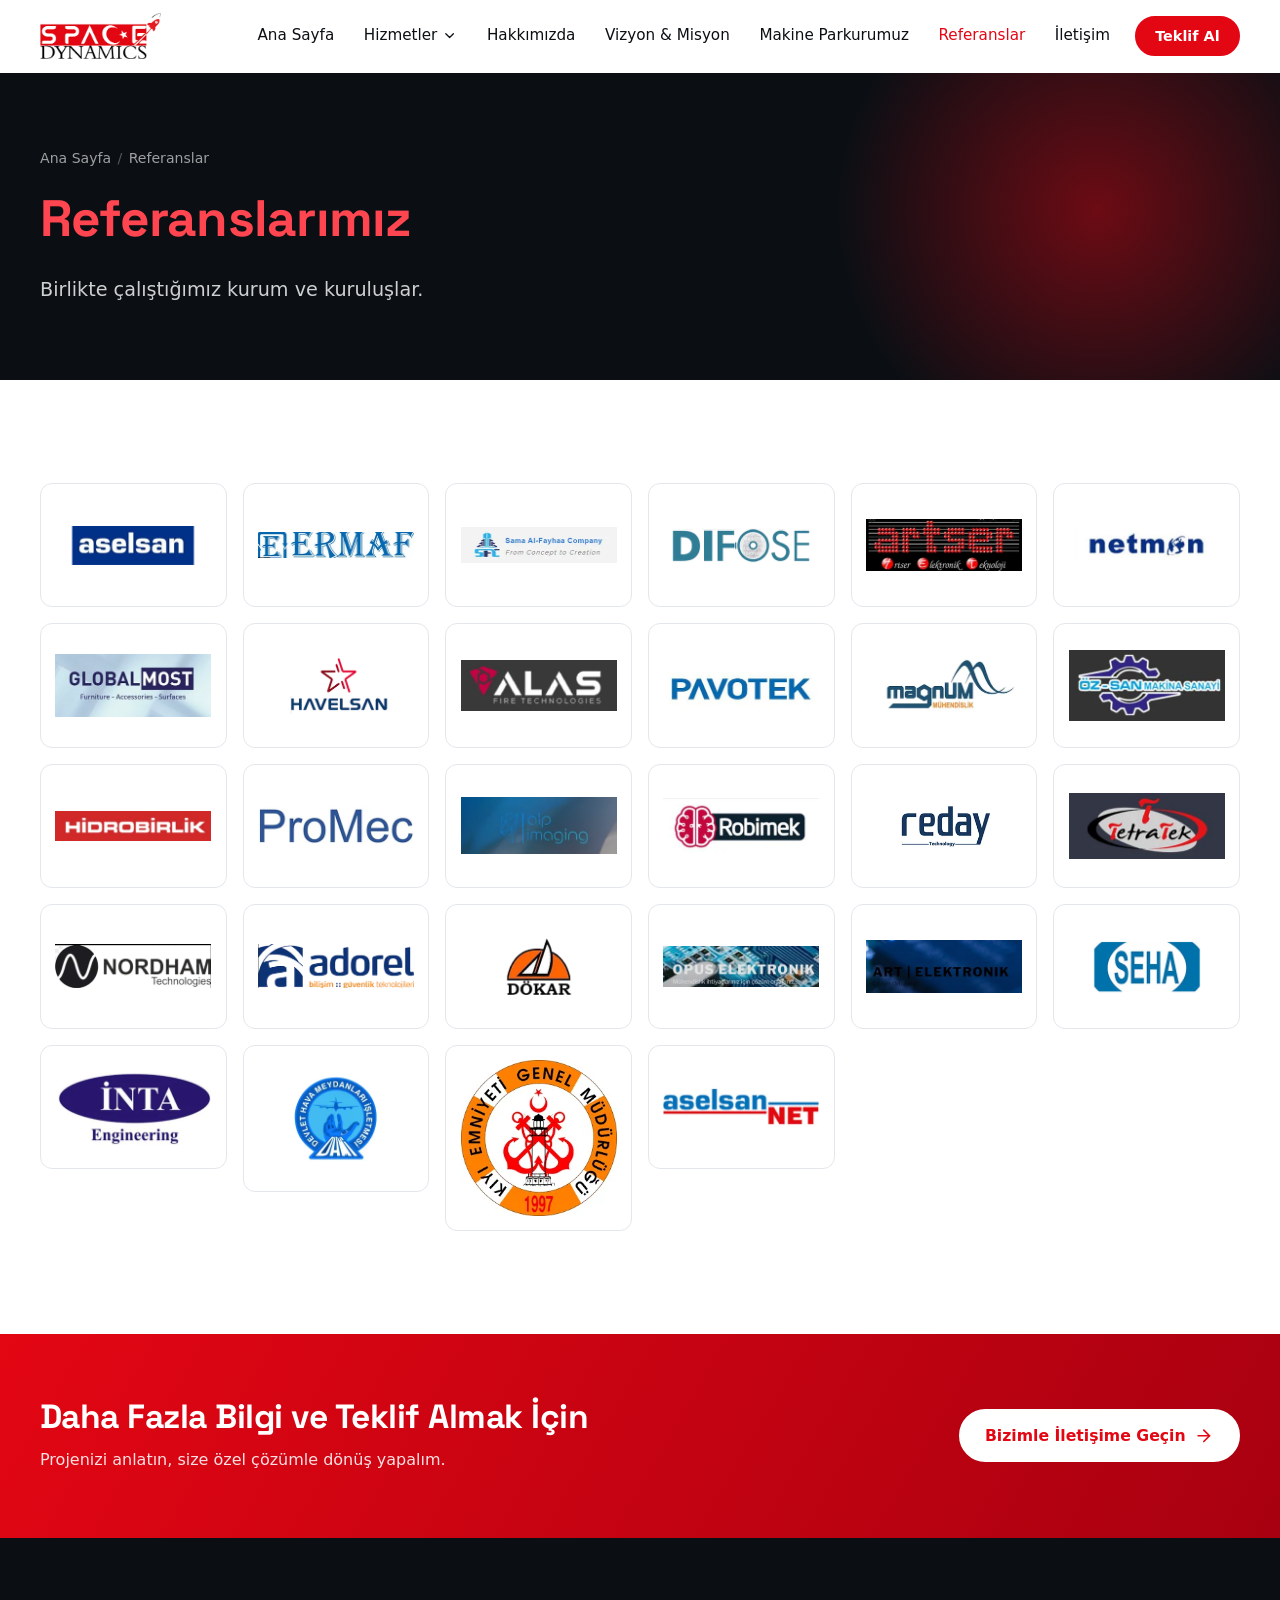
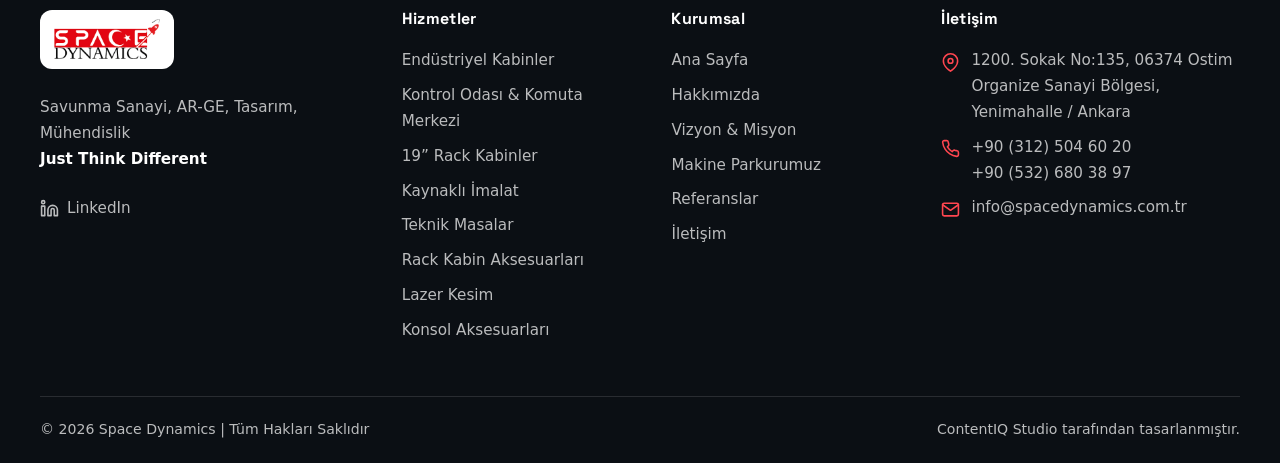
<file: referanslar/index.html>
<!doctype html><html lang="tr"><head><meta charset="utf-8"><meta name="viewport" content="width=device-width,initial-scale=1"><title>Referanslar – Space Dynamics</title><meta name="description" content="Aselsan, Havelsan, DHMİ ve Kıyı Emniyeti Genel Müdürlüğü başta olmak üzere Space Dynamics'in birlikte çalıştığı kurumlar."><link rel="canonical" href="https://spacedynamics.com.tr/referanslar/"><meta name="theme-color" content="#0b0f14"><meta property="og:type" content="website"><meta property="og:locale" content="tr_TR"><meta property="og:site_name" content="Space Dynamics"><meta property="og:title" content="Referanslar – Space Dynamics"><meta property="og:description" content="Aselsan, Havelsan, DHMİ ve Kıyı Emniyeti Genel Müdürlüğü başta olmak üzere Space Dynamics'in birlikte çalıştığı kurumlar."><meta property="og:url" content="https://spacedynamics.com.tr/referanslar/"><meta property="og:image" content="https://spacedynamics.com.tr/assets/img/og.jpg"><meta name="twitter:card" content="summary_large_image"><link rel="icon" type="image/png" href="../favicon.png"><link rel="apple-touch-icon" href="../apple-touch-icon.png"><link rel="preload" href="../assets/fonts/sg-latin.woff2" as="font" type="font/woff2" crossorigin><link rel="stylesheet" href="../assets/css/style.css?v=3a54566d"><script>document.documentElement.className="js"</script></head><body><a class="skip" href="#main">İçeriğe geç</a><header class="hdr"><div class="wrap hdr__in"><a class="brand" href="../" aria-label="Space Dynamics - Ana Sayfa"><img src="../assets/img/logo.webp" width="314" height="119" alt="Space Dynamics"></a><button type="button" class="burger" aria-expanded="false" aria-controls="nav" aria-label="Menüyü aç/kapat"><svg class="i m" viewBox="0 0 24 24"><line x1="3" y1="6" x2="21" y2="6"/><line x1="3" y1="12" x2="21" y2="12"/><line x1="3" y1="18" x2="21" y2="18"/></svg><svg class="i x" viewBox="0 0 24 24"><path d="M18 6 6 18M6 6l12 12"/></svg></button><nav id="nav" class="nav" aria-label="Ana menü"><a href="../">Ana Sayfa</a><div class="dd"><button type="button" class="dd__btn" aria-expanded="false">Hizmetler <svg class="i" viewBox="0 0 24 24" aria-hidden="true"><polyline points="6 9 12 15 18 9"/></svg></button><div class="dd__menu"><a href="../endustriyel-kabinler/">Endüstriyel Kabinler</a><a href="../kontrol-odasi-ve-komuta-merkezi/">Kontrol Odası &amp; Komuta Merkezi</a><a href="../19-rack-kabinler/">19” Rack Kabinler</a><a href="../kaynakli-imalat/">Kaynaklı İmalat</a><a href="../teknik-masalar/">Teknik Masalar</a><a href="../rack-kabin-aksesuarlari/">Rack Kabin Aksesuarları</a><a href="../lazer-kesim/">Lazer Kesim</a><a href="../konsol-aksesuarlari/">Konsol Aksesuarları</a></div></div><a href="../hakkimizda/">Hakkımızda</a><a href="../vizyon-misyon/">Vizyon & Misyon</a><a href="../makine-parkurumuz/">Makine Parkurumuz</a><a href="../referanslar/" aria-current="page">Referanslar</a><a href="../iletisim/">İletişim</a> <a class="btn btn--sm" href="../iletisim/">Teklif Al</a></nav></div></header><main id="main"><section class="phero"><div class="wrap phero__in"><ol class="crumbs"><li><a href="../">Ana Sayfa</a></li><li>Referanslar</li></ol><h1><em>Referanslarımız</em></h1><p class="phero__lead">Birlikte çalıştığımız kurum ve kuruluşlar.</p></div></section><section class="sec"><div class="wrap"><ul class="refs"><li><img src="../assets/img/ref-referanslar-2cfbg0-kopya-320.webp" srcset="../assets/img/ref-referanslar-2cfbg0-kopya-320.webp 320w" sizes="180px" width="320" height="80" alt="Aselsan" loading="lazy" decoding="async"></li><li><img src="../assets/img/ref-referanslar-2-kopya-320.webp" srcset="../assets/img/ref-referanslar-2-kopya-320.webp 320w" sizes="180px" width="320" height="52" alt="Ermaf" loading="lazy" decoding="async"></li><li><img src="../assets/img/ref-referanslar-3-kopya-320.webp" srcset="../assets/img/ref-referanslar-3-kopya-320.webp 320w" sizes="180px" width="320" height="72" alt="Sama Al-Fayhaa Company" loading="lazy" decoding="async"></li><li><img src="../assets/img/ref-referanslar-20df-kopya-1-320.webp" srcset="../assets/img/ref-referanslar-20df-kopya-1-320.webp 320w" sizes="180px" width="320" height="80" alt="Difose" loading="lazy" decoding="async"></li><li><img src="../assets/img/ref-referanslar-5-kopya-320.webp" srcset="../assets/img/ref-referanslar-5-kopya-320.webp 320w" sizes="180px" width="320" height="105" alt="Artser Elektronik Teknoloji" loading="lazy" decoding="async"></li><li><img src="../assets/img/ref-1referansdgfhlar-20-kopya-1-320.webp" srcset="../assets/img/ref-1referansdgfhlar-20-kopya-1-320.webp 320w" sizes="180px" width="320" height="80" alt="Netmon" loading="lazy" decoding="async"></li><li><img src="../assets/img/ref-referanslar-7-kopya-320.webp" srcset="../assets/img/ref-referanslar-7-kopya-320.webp 320w" sizes="180px" width="320" height="129" alt="Globalmost" loading="lazy" decoding="async"></li><li><img src="../assets/img/ref-referanslar-2sddkopya-1-320.webp" srcset="../assets/img/ref-referanslar-2sddkopya-1-320.webp 320w" sizes="180px" width="320" height="117" alt="Havelsan" loading="lazy" decoding="async"></li><li><img src="../assets/img/ref-indir-kopya-320.webp" srcset="../assets/img/ref-indir-kopya-320.webp 320w" sizes="180px" width="320" height="104" alt="Alas Fire Technologies" loading="lazy" decoding="async"></li><li><img src="../assets/img/ref-referanslar-10-kopya-320.webp" srcset="../assets/img/ref-referanslar-10-kopya-320.webp 320w" sizes="180px" width="320" height="133" alt="Pavotek" loading="lazy" decoding="async"></li><li><img src="../assets/img/ref-referanslar-11-kopya-320.webp" srcset="../assets/img/ref-referanslar-11-kopya-320.webp 320w" sizes="180px" width="320" height="121" alt="Magnum Mühendislik" loading="lazy" decoding="async"></li><li><img src="../assets/img/ref-referanslar-12-kopya-320.webp" srcset="../assets/img/ref-referanslar-12-kopya-320.webp 320w" sizes="180px" width="320" height="145" alt="Öz-San Makina Sanayi" loading="lazy" decoding="async"></li><li><img src="../assets/img/ref-referanslar-13-kopya-320.webp" srcset="../assets/img/ref-referanslar-13-kopya-320.webp 320w" sizes="180px" width="320" height="62" alt="Hidrobirlik" loading="lazy" decoding="async"></li><li><img src="../assets/img/ref-referanssfdghlar-20-kopya-320.webp" srcset="../assets/img/ref-referanssfdghlar-20-kopya-320.webp 320w" sizes="180px" width="320" height="80" alt="ProMec" loading="lazy" decoding="async"></li><li><img src="../assets/img/ref-referanslar-15-kopya-320.webp" srcset="../assets/img/ref-referanslar-15-kopya-320.webp 320w" sizes="180px" width="320" height="117" alt="Alp Imaging" loading="lazy" decoding="async"></li><li><img src="../assets/img/ref-referanslar-16-kopya-320.webp" srcset="../assets/img/ref-referanslar-16-kopya-320.webp 320w" sizes="180px" width="320" height="116" alt="Robimek" loading="lazy" decoding="async"></li><li><img src="../assets/img/ref-referdgfhanslar-20-kopya-303.webp" srcset="../assets/img/ref-referdgfhanslar-20-kopya-303.webp 303w" sizes="180px" width="303" height="86" alt="Reday Technology" loading="lazy" decoding="async"></li><li><img src="../assets/img/ref-referanslar-18-kopya-320.webp" srcset="../assets/img/ref-referanslar-18-kopya-320.webp 320w" sizes="180px" width="320" height="134" alt="TetraTek" loading="lazy" decoding="async"></li><li><img src="../assets/img/ref-referanslar-19-kopyaa-320.webp" srcset="../assets/img/ref-referanslar-19-kopyaa-320.webp 320w" sizes="180px" width="320" height="90" alt="Nordham Technologies" loading="lazy" decoding="async"></li><li><img src="../assets/img/ref-referanslar-20-kopyaa-320.webp" srcset="../assets/img/ref-referanslar-20-kopyaa-320.webp 320w" sizes="180px" width="320" height="91" alt="Adorel" loading="lazy" decoding="async"></li><li><img src="../assets/img/ref-referanslar-21-kopyaa-320.webp" srcset="../assets/img/ref-referanslar-21-kopyaa-320.webp 320w" sizes="180px" width="320" height="117" alt="Dökar" loading="lazy" decoding="async"></li><li><img src="../assets/img/ref-referanslar-22-kopya-320.webp" srcset="../assets/img/ref-referanslar-22-kopya-320.webp 320w" sizes="180px" width="320" height="84" alt="Opus Elektronik" loading="lazy" decoding="async"></li><li><img src="../assets/img/ref-referanslar-23-kopya-320.webp" srcset="../assets/img/ref-referanslar-23-kopya-320.webp 320w" sizes="180px" width="320" height="110" alt="Art Elektronik" loading="lazy" decoding="async"></li><li><img src="../assets/img/ref-referanslar-24-kopyaa-320.webp" srcset="../assets/img/ref-referanslar-24-kopyaa-320.webp 320w" sizes="180px" width="320" height="117" alt="SEHA" loading="lazy" decoding="async"></li><li><img src="../assets/img/ref-referanslar-25-kopya-320.webp" srcset="../assets/img/ref-referanslar-25-kopya-320.webp 320w" sizes="180px" width="320" height="164" alt="İnta Engineering" loading="lazy" decoding="async"></li><li><img src="../assets/img/ref-dhmi-320.webp" srcset="../assets/img/ref-dhmi-320.webp 320w" sizes="180px" width="320" height="240" alt="Devlet Hava Meydanları İşletmesi (DHMİ)" loading="lazy" decoding="async"></li><li><img src="../assets/img/ref-kiyi-225.webp" srcset="../assets/img/ref-kiyi-225.webp 225w" sizes="180px" width="225" height="225" alt="Kıyı Emniyeti Genel Müdürlüğü" loading="lazy" decoding="async"></li><li><img src="../assets/img/ref-aselsan-320.webp" srcset="../assets/img/ref-aselsan-320.webp 320w" sizes="180px" width="320" height="84" alt="AselsanNET" loading="lazy" decoding="async"></li></ul></div></section><section class="cta"><div class="wrap cta__in"><div><h2>Daha Fazla Bilgi ve Teklif Almak İçin</h2><p>Projenizi anlatın, size özel çözümle dönüş yapalım.</p></div><a class="btn" href="../iletisim/">Bizimle İletişime Geçin <svg class="i" viewBox="0 0 24 24" aria-hidden="true"><line x1="5" y1="12" x2="19" y2="12"/><polyline points="12 5 19 12 12 19"/></svg></a></div></section></main><footer class="ftr"><div class="wrap"><div class="ftr__g"><div><a class="ftr__logo" href="../"><img src="../assets/img/logo.webp" width="314" height="119" alt="Space Dynamics" loading="lazy"></a><p>Savunma Sanayi, AR-GE, Tasarım, Mühendislik<br><strong style="color:#fff">Just Think Different</strong></p><a class="soc" href="https://www.linkedin.com/in/space-dynamics-179b81290/" target="_blank" rel="noopener"><svg class="i" viewBox="0 0 24 24" aria-hidden="true"><path d="M16 8a6 6 0 0 1 6 6v7h-4v-7a2 2 0 0 0-4 0v7h-4v-7a6 6 0 0 1 6-6z"/><rect x="2" y="9" width="4" height="12"/><circle cx="4" cy="4" r="2"/></svg> LinkedIn</a></div><div><h3>Hizmetler</h3><ul><li><a href="../endustriyel-kabinler/">Endüstriyel Kabinler</a></li><li><a href="../kontrol-odasi-ve-komuta-merkezi/">Kontrol Odası &amp; Komuta Merkezi</a></li><li><a href="../19-rack-kabinler/">19” Rack Kabinler</a></li><li><a href="../kaynakli-imalat/">Kaynaklı İmalat</a></li><li><a href="../teknik-masalar/">Teknik Masalar</a></li><li><a href="../rack-kabin-aksesuarlari/">Rack Kabin Aksesuarları</a></li><li><a href="../lazer-kesim/">Lazer Kesim</a></li><li><a href="../konsol-aksesuarlari/">Konsol Aksesuarları</a></li></ul></div><div><h3>Kurumsal</h3><ul><li><a href="../">Ana Sayfa</a></li><li><a href="../hakkimizda/">Hakkımızda</a></li><li><a href="../vizyon-misyon/">Vizyon & Misyon</a></li><li><a href="../makine-parkurumuz/">Makine Parkurumuz</a></li><li><a href="../referanslar/">Referanslar</a></li><li><a href="../iletisim/">İletişim</a></li></ul></div><div><h3>İletişim</h3><ul class="ftr__c"><li><svg class="i" viewBox="0 0 24 24" aria-hidden="true"><path d="M21 10c0 7-9 13-9 13S3 17 3 10a9 9 0 0 1 18 0z"/><circle cx="12" cy="10" r="3"/></svg><span>1200. Sokak No:135, 06374 Ostim Organize Sanayi Bölgesi, Yenimahalle / Ankara</span></li><li><svg class="i" viewBox="0 0 24 24" aria-hidden="true"><path d="M22 16.9v3a2 2 0 0 1-2.2 2 19.8 19.8 0 0 1-8.6-3.1 19.5 19.5 0 0 1-6-6 19.8 19.8 0 0 1-3.1-8.7A2 2 0 0 1 4.1 2h3a2 2 0 0 1 2 1.7c.1 1 .4 1.9.7 2.8a2 2 0 0 1-.5 2.1L8.1 9.9a16 16 0 0 0 6 6l1.3-1.3a2 2 0 0 1 2.1-.4c.9.3 1.8.6 2.8.7a2 2 0 0 1 1.7 2z"/></svg><span><a href="tel:+903125046020">+90 (312) 504 60 20</a><br><a href="tel:+905326803897">+90 (532) 680 38 97</a></span></li><li><svg class="i" viewBox="0 0 24 24" aria-hidden="true"><path d="M4 4h16a2 2 0 0 1 2 2v12a2 2 0 0 1-2 2H4a2 2 0 0 1-2-2V6a2 2 0 0 1 2-2z"/><polyline points="22,6 12,13 2,6"/></svg><a href="mailto:info@spacedynamics.com.tr">info@spacedynamics.com.tr</a></li></ul></div></div><div class="ftr__b"><span>© 2026 Space Dynamics | Tüm Hakları Saklıdır</span><span><a href="https://contentiq.com.tr" target="_blank" rel="noopener">ContentIQ Studio</a> tarafından tasarlanmıştır.</span></div></div></footer><script src="../assets/js/main.js?v=3a54566d" defer="defer"></script></body></html>
</file>
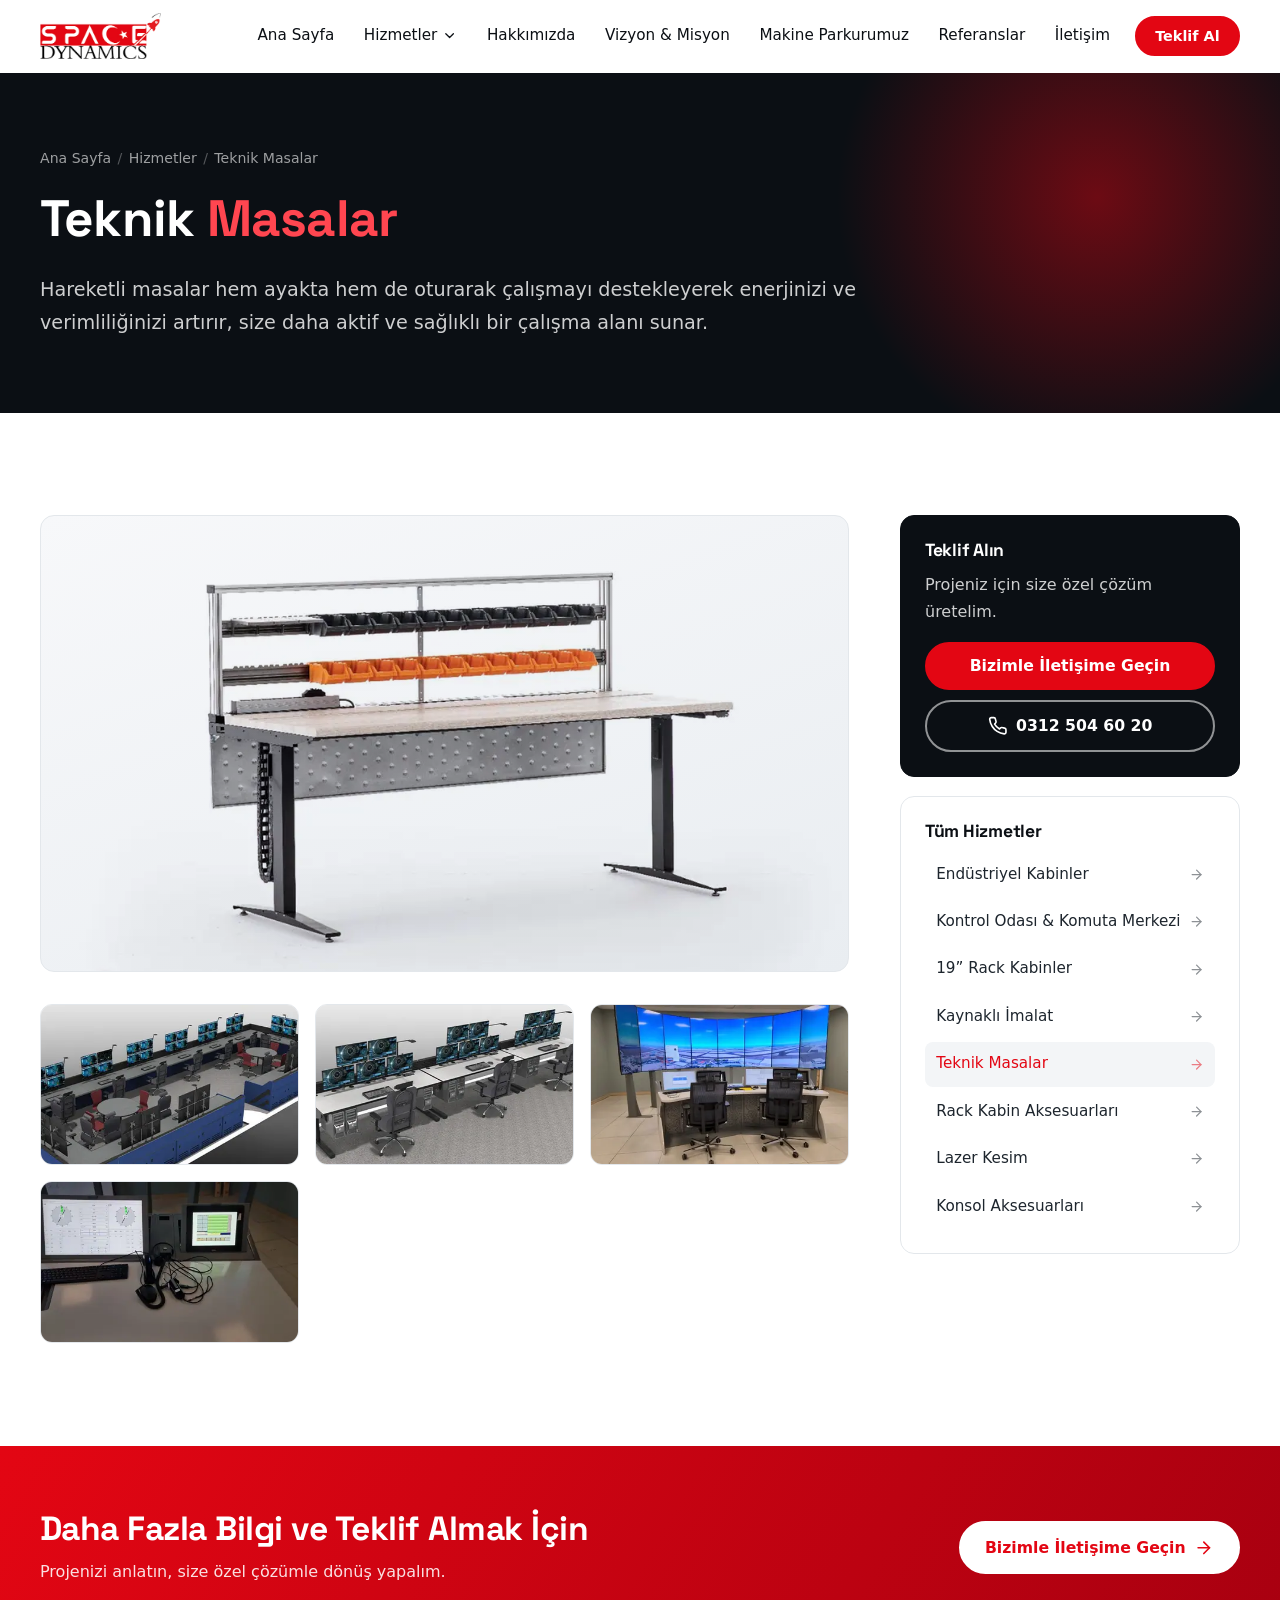
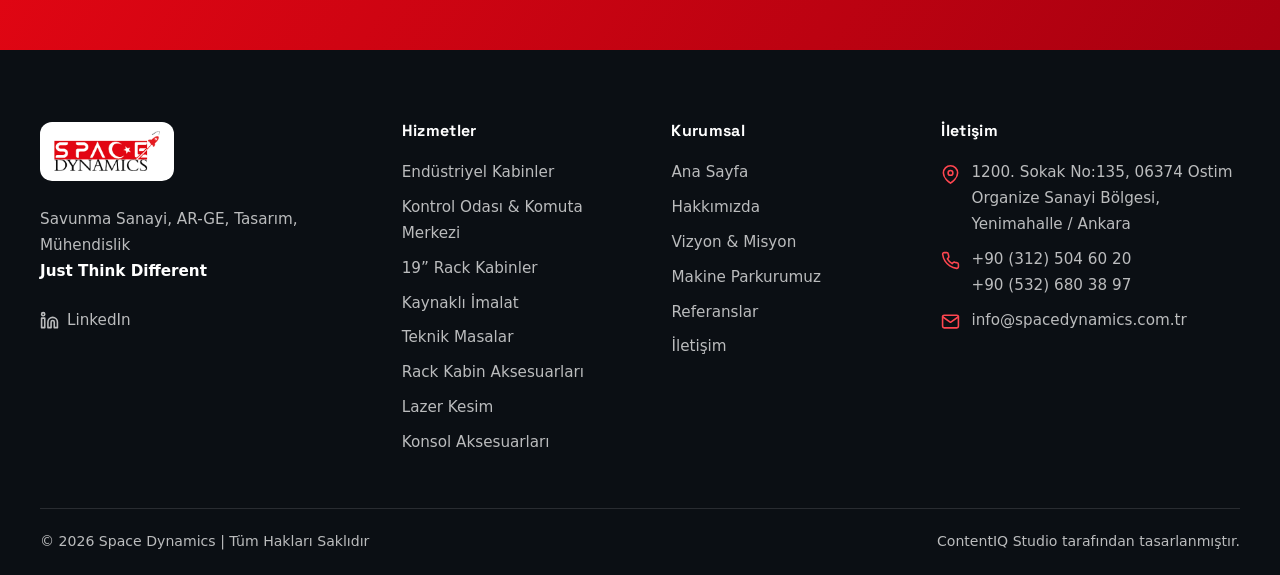
<file: teknik-masalar/index.html>
<!doctype html><html lang="tr"><head><meta charset="utf-8"><meta name="viewport" content="width=device-width,initial-scale=1"><title>Teknik Masalar – Space Dynamics</title><meta name="description" content="Hareketli masalar hem ayakta hem de oturarak çalışmayı destekleyerek enerjinizi ve verimliliğinizi artırır, size daha aktif ve sağlıklı bir çalışma alanı…"><link rel="canonical" href="https://spacedynamics.com.tr/teknik-masalar/"><meta name="theme-color" content="#0b0f14"><meta property="og:type" content="website"><meta property="og:locale" content="tr_TR"><meta property="og:site_name" content="Space Dynamics"><meta property="og:title" content="Teknik Masalar – Space Dynamics"><meta property="og:description" content="Hareketli masalar hem ayakta hem de oturarak çalışmayı destekleyerek enerjinizi ve verimliliğinizi artırır, size daha aktif ve sağlıklı bir çalışma alanı…"><meta property="og:url" content="https://spacedynamics.com.tr/teknik-masalar/"><meta property="og:image" content="https://spacedynamics.com.tr/assets/img/og.jpg"><meta name="twitter:card" content="summary_large_image"><link rel="icon" type="image/png" href="../favicon.png"><link rel="apple-touch-icon" href="../apple-touch-icon.png"><link rel="preload" href="../assets/fonts/sg-latin.woff2" as="font" type="font/woff2" crossorigin><link rel="stylesheet" href="../assets/css/style.css?v=3a54566d"><script>document.documentElement.className="js"</script></head><body><a class="skip" href="#main">İçeriğe geç</a><header class="hdr"><div class="wrap hdr__in"><a class="brand" href="../" aria-label="Space Dynamics - Ana Sayfa"><img src="../assets/img/logo.webp" width="314" height="119" alt="Space Dynamics"></a><button type="button" class="burger" aria-expanded="false" aria-controls="nav" aria-label="Menüyü aç/kapat"><svg class="i m" viewBox="0 0 24 24"><line x1="3" y1="6" x2="21" y2="6"/><line x1="3" y1="12" x2="21" y2="12"/><line x1="3" y1="18" x2="21" y2="18"/></svg><svg class="i x" viewBox="0 0 24 24"><path d="M18 6 6 18M6 6l12 12"/></svg></button><nav id="nav" class="nav" aria-label="Ana menü"><a href="../">Ana Sayfa</a><div class="dd"><button type="button" class="dd__btn" aria-expanded="false">Hizmetler <svg class="i" viewBox="0 0 24 24" aria-hidden="true"><polyline points="6 9 12 15 18 9"/></svg></button><div class="dd__menu"><a href="../endustriyel-kabinler/">Endüstriyel Kabinler</a><a href="../kontrol-odasi-ve-komuta-merkezi/">Kontrol Odası &amp; Komuta Merkezi</a><a href="../19-rack-kabinler/">19” Rack Kabinler</a><a href="../kaynakli-imalat/">Kaynaklı İmalat</a><a href="../teknik-masalar/" aria-current="page">Teknik Masalar</a><a href="../rack-kabin-aksesuarlari/">Rack Kabin Aksesuarları</a><a href="../lazer-kesim/">Lazer Kesim</a><a href="../konsol-aksesuarlari/">Konsol Aksesuarları</a></div></div><a href="../hakkimizda/">Hakkımızda</a><a href="../vizyon-misyon/">Vizyon & Misyon</a><a href="../makine-parkurumuz/">Makine Parkurumuz</a><a href="../referanslar/">Referanslar</a><a href="../iletisim/">İletişim</a> <a class="btn btn--sm" href="../iletisim/">Teklif Al</a></nav></div></header><main id="main"><section class="phero"><div class="wrap phero__in"><ol class="crumbs"><li><a href="../">Ana Sayfa</a></li><li><a href="../#hizmetler">Hizmetler</a></li><li>Teknik Masalar</li></ol><h1>Teknik <em>Masalar</em></h1><p class="phero__lead">Hareketli masalar hem ayakta hem de oturarak çalışmayı destekleyerek enerjinizi ve verimliliğinizi artırır, size daha aktif ve sağlıklı bir çalışma alanı sunar.</p></div></section><section class="sec"><div class="wrap sp"><article><div class="prose"><figure class="fig fig--mul rv"><img src="../assets/img/page-teknik-masalar-1000.webp" srcset="../assets/img/page-teknik-masalar-640.webp 640w, ../assets/img/page-teknik-masalar-1000.webp 1000w, ../assets/img/page-teknik-masalar-1400.webp 1400w" sizes="(min-width:1000px) 760px, 92vw" width="1400" height="788" alt="Teknik Masalar" loading="lazy" decoding="async"></figure><div class="gal"><a href="../assets/img/teknik-g1-1400.webp" data-lb><img src="../assets/img/teknik-g1-800.webp" srcset="../assets/img/teknik-g1-480.webp 480w, ../assets/img/teknik-g1-800.webp 800w, ../assets/img/teknik-g1-1400.webp 1400w" sizes="(min-width:1000px) 240px, 45vw" width="1400" height="787" alt="Teknik Masalar 1" loading="lazy" decoding="async"></a><a href="../assets/img/teknik-g2-1400.webp" data-lb><img src="../assets/img/teknik-g2-800.webp" srcset="../assets/img/teknik-g2-480.webp 480w, ../assets/img/teknik-g2-800.webp 800w, ../assets/img/teknik-g2-1400.webp 1400w" sizes="(min-width:1000px) 240px, 45vw" width="1400" height="787" alt="Teknik Masalar 2" loading="lazy" decoding="async"></a><a href="../assets/img/teknik-g3-1400.webp" data-lb><img src="../assets/img/teknik-g3-800.webp" srcset="../assets/img/teknik-g3-480.webp 480w, ../assets/img/teknik-g3-800.webp 800w, ../assets/img/teknik-g3-1400.webp 1400w" sizes="(min-width:1000px) 240px, 45vw" width="1400" height="787" alt="Teknik Masalar 3" loading="lazy" decoding="async"></a><a href="../assets/img/teknik-g4-1400.webp" data-lb><img src="../assets/img/teknik-g4-800.webp" srcset="../assets/img/teknik-g4-480.webp 480w, ../assets/img/teknik-g4-800.webp 800w, ../assets/img/teknik-g4-1400.webp 1400w" sizes="(min-width:1000px) 240px, 45vw" width="1400" height="787" alt="Teknik Masalar 4" loading="lazy" decoding="async"></a></div></div></article><aside class="side"><div class="box box--dark"><h3>Teklif Alın</h3><p style="margin:0 0 .4rem">Projeniz için size özel çözüm üretelim.</p><a class="btn" href="../iletisim/">Bizimle İletişime Geçin</a><a class="btn btn--ghost" href="tel:+903125046020"><svg class="i" viewBox="0 0 24 24" aria-hidden="true"><path d="M22 16.9v3a2 2 0 0 1-2.2 2 19.8 19.8 0 0 1-8.6-3.1 19.5 19.5 0 0 1-6-6 19.8 19.8 0 0 1-3.1-8.7A2 2 0 0 1 4.1 2h3a2 2 0 0 1 2 1.7c.1 1 .4 1.9.7 2.8a2 2 0 0 1-.5 2.1L8.1 9.9a16 16 0 0 0 6 6l1.3-1.3a2 2 0 0 1 2.1-.4c.9.3 1.8.6 2.8.7a2 2 0 0 1 1.7 2z"/></svg> 0312 504 60 20</a></div><div class="box"><h3>Tüm Hizmetler</h3><nav class="sl" aria-label="Hizmetler"><a href="../endustriyel-kabinler/">Endüstriyel Kabinler<svg class="i" viewBox="0 0 24 24" aria-hidden="true"><line x1="5" y1="12" x2="19" y2="12"/><polyline points="12 5 19 12 12 19"/></svg></a><a href="../kontrol-odasi-ve-komuta-merkezi/">Kontrol Odası &amp; Komuta Merkezi<svg class="i" viewBox="0 0 24 24" aria-hidden="true"><line x1="5" y1="12" x2="19" y2="12"/><polyline points="12 5 19 12 12 19"/></svg></a><a href="../19-rack-kabinler/">19” Rack Kabinler<svg class="i" viewBox="0 0 24 24" aria-hidden="true"><line x1="5" y1="12" x2="19" y2="12"/><polyline points="12 5 19 12 12 19"/></svg></a><a href="../kaynakli-imalat/">Kaynaklı İmalat<svg class="i" viewBox="0 0 24 24" aria-hidden="true"><line x1="5" y1="12" x2="19" y2="12"/><polyline points="12 5 19 12 12 19"/></svg></a><a href="../teknik-masalar/" aria-current="page">Teknik Masalar<svg class="i" viewBox="0 0 24 24" aria-hidden="true"><line x1="5" y1="12" x2="19" y2="12"/><polyline points="12 5 19 12 12 19"/></svg></a><a href="../rack-kabin-aksesuarlari/">Rack Kabin Aksesuarları<svg class="i" viewBox="0 0 24 24" aria-hidden="true"><line x1="5" y1="12" x2="19" y2="12"/><polyline points="12 5 19 12 12 19"/></svg></a><a href="../lazer-kesim/">Lazer Kesim<svg class="i" viewBox="0 0 24 24" aria-hidden="true"><line x1="5" y1="12" x2="19" y2="12"/><polyline points="12 5 19 12 12 19"/></svg></a><a href="../konsol-aksesuarlari/">Konsol Aksesuarları<svg class="i" viewBox="0 0 24 24" aria-hidden="true"><line x1="5" y1="12" x2="19" y2="12"/><polyline points="12 5 19 12 12 19"/></svg></a></nav></div></aside></div></section><section class="cta"><div class="wrap cta__in"><div><h2>Daha Fazla Bilgi ve Teklif Almak İçin</h2><p>Projenizi anlatın, size özel çözümle dönüş yapalım.</p></div><a class="btn" href="../iletisim/">Bizimle İletişime Geçin <svg class="i" viewBox="0 0 24 24" aria-hidden="true"><line x1="5" y1="12" x2="19" y2="12"/><polyline points="12 5 19 12 12 19"/></svg></a></div></section></main><footer class="ftr"><div class="wrap"><div class="ftr__g"><div><a class="ftr__logo" href="../"><img src="../assets/img/logo.webp" width="314" height="119" alt="Space Dynamics" loading="lazy"></a><p>Savunma Sanayi, AR-GE, Tasarım, Mühendislik<br><strong style="color:#fff">Just Think Different</strong></p><a class="soc" href="https://www.linkedin.com/in/space-dynamics-179b81290/" target="_blank" rel="noopener"><svg class="i" viewBox="0 0 24 24" aria-hidden="true"><path d="M16 8a6 6 0 0 1 6 6v7h-4v-7a2 2 0 0 0-4 0v7h-4v-7a6 6 0 0 1 6-6z"/><rect x="2" y="9" width="4" height="12"/><circle cx="4" cy="4" r="2"/></svg> LinkedIn</a></div><div><h3>Hizmetler</h3><ul><li><a href="../endustriyel-kabinler/">Endüstriyel Kabinler</a></li><li><a href="../kontrol-odasi-ve-komuta-merkezi/">Kontrol Odası &amp; Komuta Merkezi</a></li><li><a href="../19-rack-kabinler/">19” Rack Kabinler</a></li><li><a href="../kaynakli-imalat/">Kaynaklı İmalat</a></li><li><a href="../teknik-masalar/">Teknik Masalar</a></li><li><a href="../rack-kabin-aksesuarlari/">Rack Kabin Aksesuarları</a></li><li><a href="../lazer-kesim/">Lazer Kesim</a></li><li><a href="../konsol-aksesuarlari/">Konsol Aksesuarları</a></li></ul></div><div><h3>Kurumsal</h3><ul><li><a href="../">Ana Sayfa</a></li><li><a href="../hakkimizda/">Hakkımızda</a></li><li><a href="../vizyon-misyon/">Vizyon & Misyon</a></li><li><a href="../makine-parkurumuz/">Makine Parkurumuz</a></li><li><a href="../referanslar/">Referanslar</a></li><li><a href="../iletisim/">İletişim</a></li></ul></div><div><h3>İletişim</h3><ul class="ftr__c"><li><svg class="i" viewBox="0 0 24 24" aria-hidden="true"><path d="M21 10c0 7-9 13-9 13S3 17 3 10a9 9 0 0 1 18 0z"/><circle cx="12" cy="10" r="3"/></svg><span>1200. Sokak No:135, 06374 Ostim Organize Sanayi Bölgesi, Yenimahalle / Ankara</span></li><li><svg class="i" viewBox="0 0 24 24" aria-hidden="true"><path d="M22 16.9v3a2 2 0 0 1-2.2 2 19.8 19.8 0 0 1-8.6-3.1 19.5 19.5 0 0 1-6-6 19.8 19.8 0 0 1-3.1-8.7A2 2 0 0 1 4.1 2h3a2 2 0 0 1 2 1.7c.1 1 .4 1.9.7 2.8a2 2 0 0 1-.5 2.1L8.1 9.9a16 16 0 0 0 6 6l1.3-1.3a2 2 0 0 1 2.1-.4c.9.3 1.8.6 2.8.7a2 2 0 0 1 1.7 2z"/></svg><span><a href="tel:+903125046020">+90 (312) 504 60 20</a><br><a href="tel:+905326803897">+90 (532) 680 38 97</a></span></li><li><svg class="i" viewBox="0 0 24 24" aria-hidden="true"><path d="M4 4h16a2 2 0 0 1 2 2v12a2 2 0 0 1-2 2H4a2 2 0 0 1-2-2V6a2 2 0 0 1 2-2z"/><polyline points="22,6 12,13 2,6"/></svg><a href="mailto:info@spacedynamics.com.tr">info@spacedynamics.com.tr</a></li></ul></div></div><div class="ftr__b"><span>© 2026 Space Dynamics | Tüm Hakları Saklıdır</span><span><a href="https://contentiq.com.tr" target="_blank" rel="noopener">ContentIQ Studio</a> tarafından tasarlanmıştır.</span></div></div></footer><script src="../assets/js/main.js?v=3a54566d" defer="defer"></script></body></html>
</file>
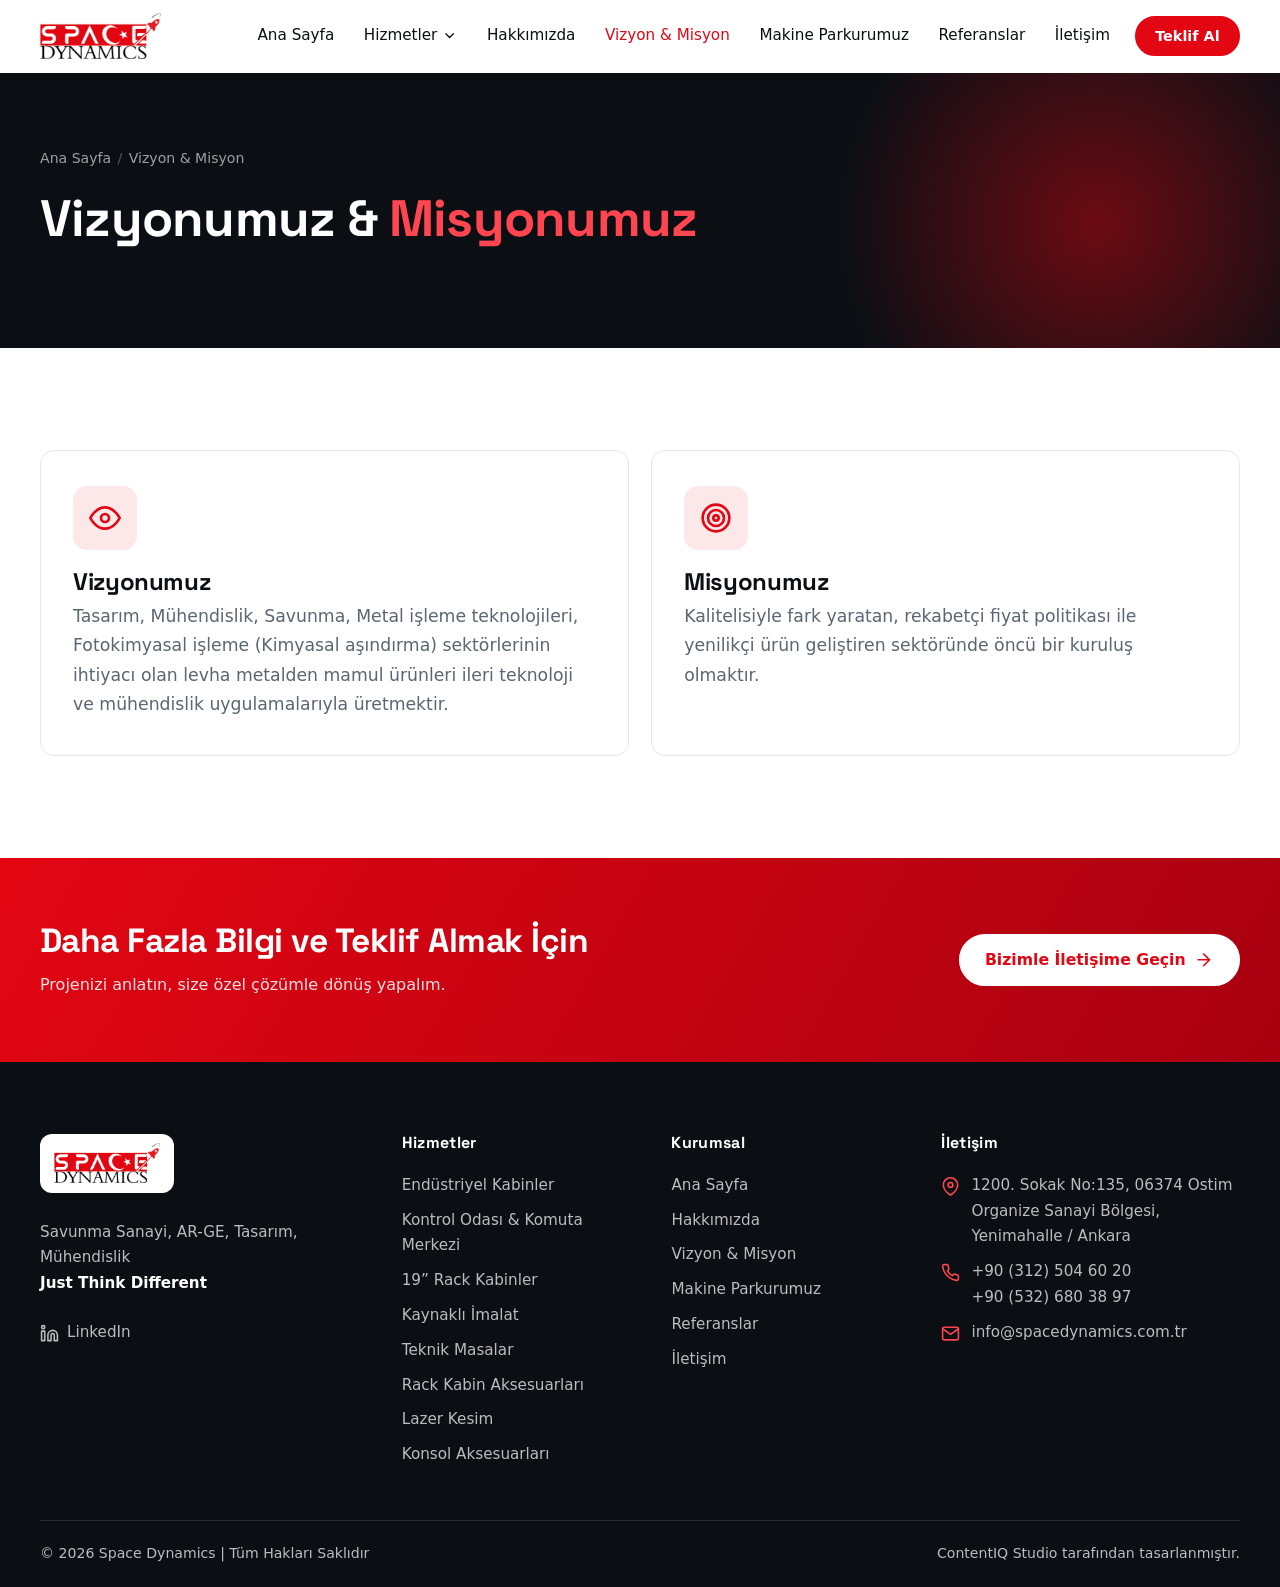
<file: vizyon-misyon/index.html>
<!doctype html><html lang="tr"><head><meta charset="utf-8"><meta name="viewport" content="width=device-width,initial-scale=1"><title>Vizyon &amp; Misyon – Space Dynamics</title><meta name="description" content="Tasarım, Mühendislik, Savunma, Metal işleme teknolojileri, Fotokimyasal işleme (Kimyasal aşındırma) sektörlerinin ihtiyacı olan levha metalden mamul…"><link rel="canonical" href="https://spacedynamics.com.tr/vizyon-misyon/"><meta name="theme-color" content="#0b0f14"><meta property="og:type" content="website"><meta property="og:locale" content="tr_TR"><meta property="og:site_name" content="Space Dynamics"><meta property="og:title" content="Vizyon &amp; Misyon – Space Dynamics"><meta property="og:description" content="Tasarım, Mühendislik, Savunma, Metal işleme teknolojileri, Fotokimyasal işleme (Kimyasal aşındırma) sektörlerinin ihtiyacı olan levha metalden mamul…"><meta property="og:url" content="https://spacedynamics.com.tr/vizyon-misyon/"><meta property="og:image" content="https://spacedynamics.com.tr/assets/img/og.jpg"><meta name="twitter:card" content="summary_large_image"><link rel="icon" type="image/png" href="../favicon.png"><link rel="apple-touch-icon" href="../apple-touch-icon.png"><link rel="preload" href="../assets/fonts/sg-latin.woff2" as="font" type="font/woff2" crossorigin><link rel="stylesheet" href="../assets/css/style.css?v=3a54566d"><script>document.documentElement.className="js"</script></head><body><a class="skip" href="#main">İçeriğe geç</a><header class="hdr"><div class="wrap hdr__in"><a class="brand" href="../" aria-label="Space Dynamics - Ana Sayfa"><img src="../assets/img/logo.webp" width="314" height="119" alt="Space Dynamics"></a><button type="button" class="burger" aria-expanded="false" aria-controls="nav" aria-label="Menüyü aç/kapat"><svg class="i m" viewBox="0 0 24 24"><line x1="3" y1="6" x2="21" y2="6"/><line x1="3" y1="12" x2="21" y2="12"/><line x1="3" y1="18" x2="21" y2="18"/></svg><svg class="i x" viewBox="0 0 24 24"><path d="M18 6 6 18M6 6l12 12"/></svg></button><nav id="nav" class="nav" aria-label="Ana menü"><a href="../">Ana Sayfa</a><div class="dd"><button type="button" class="dd__btn" aria-expanded="false">Hizmetler <svg class="i" viewBox="0 0 24 24" aria-hidden="true"><polyline points="6 9 12 15 18 9"/></svg></button><div class="dd__menu"><a href="../endustriyel-kabinler/">Endüstriyel Kabinler</a><a href="../kontrol-odasi-ve-komuta-merkezi/">Kontrol Odası &amp; Komuta Merkezi</a><a href="../19-rack-kabinler/">19” Rack Kabinler</a><a href="../kaynakli-imalat/">Kaynaklı İmalat</a><a href="../teknik-masalar/">Teknik Masalar</a><a href="../rack-kabin-aksesuarlari/">Rack Kabin Aksesuarları</a><a href="../lazer-kesim/">Lazer Kesim</a><a href="../konsol-aksesuarlari/">Konsol Aksesuarları</a></div></div><a href="../hakkimizda/">Hakkımızda</a><a href="../vizyon-misyon/" aria-current="page">Vizyon & Misyon</a><a href="../makine-parkurumuz/">Makine Parkurumuz</a><a href="../referanslar/">Referanslar</a><a href="../iletisim/">İletişim</a> <a class="btn btn--sm" href="../iletisim/">Teklif Al</a></nav></div></header><main id="main"><section class="phero"><div class="wrap phero__in"><ol class="crumbs"><li><a href="../">Ana Sayfa</a></li><li>Vizyon & Misyon</li></ol><h1>Vizyonumuz &amp; <em>Misyonumuz</em></h1></div></section><section class="sec"><div class="wrap grid grid--2"><div class="card ic vm rv"><div class="ic__i"><svg class="i" viewBox="0 0 24 24" aria-hidden="true"><path d="M1 12s4-8 11-8 11 8 11 8-4 8-11 8-11-8-11-8z"/><circle cx="12" cy="12" r="3"/></svg></div><h3>Vizyonumuz</h3><p>Tasarım, Mühendislik, Savunma, Metal işleme teknolojileri, Fotokimyasal işleme (Kimyasal aşındırma) sektörlerinin ihtiyacı olan levha metalden mamul ürünleri ileri teknoloji ve mühendislik uygulamalarıyla üretmektir.</p></div><div class="card ic vm rv" style="--d:.1s"><div class="ic__i"><svg class="i" viewBox="0 0 24 24" aria-hidden="true"><circle cx="12" cy="12" r="10"/><circle cx="12" cy="12" r="6"/><circle cx="12" cy="12" r="2"/></svg></div><h3>Misyonumuz</h3><p>Kalitelisiyle fark yaratan, rekabetçi fiyat politikası ile yenilikçi ürün geliştiren sektöründe öncü bir kuruluş olmaktır.</p></div></div></section><section class="cta"><div class="wrap cta__in"><div><h2>Daha Fazla Bilgi ve Teklif Almak İçin</h2><p>Projenizi anlatın, size özel çözümle dönüş yapalım.</p></div><a class="btn" href="../iletisim/">Bizimle İletişime Geçin <svg class="i" viewBox="0 0 24 24" aria-hidden="true"><line x1="5" y1="12" x2="19" y2="12"/><polyline points="12 5 19 12 12 19"/></svg></a></div></section></main><footer class="ftr"><div class="wrap"><div class="ftr__g"><div><a class="ftr__logo" href="../"><img src="../assets/img/logo.webp" width="314" height="119" alt="Space Dynamics" loading="lazy"></a><p>Savunma Sanayi, AR-GE, Tasarım, Mühendislik<br><strong style="color:#fff">Just Think Different</strong></p><a class="soc" href="https://www.linkedin.com/in/space-dynamics-179b81290/" target="_blank" rel="noopener"><svg class="i" viewBox="0 0 24 24" aria-hidden="true"><path d="M16 8a6 6 0 0 1 6 6v7h-4v-7a2 2 0 0 0-4 0v7h-4v-7a6 6 0 0 1 6-6z"/><rect x="2" y="9" width="4" height="12"/><circle cx="4" cy="4" r="2"/></svg> LinkedIn</a></div><div><h3>Hizmetler</h3><ul><li><a href="../endustriyel-kabinler/">Endüstriyel Kabinler</a></li><li><a href="../kontrol-odasi-ve-komuta-merkezi/">Kontrol Odası &amp; Komuta Merkezi</a></li><li><a href="../19-rack-kabinler/">19” Rack Kabinler</a></li><li><a href="../kaynakli-imalat/">Kaynaklı İmalat</a></li><li><a href="../teknik-masalar/">Teknik Masalar</a></li><li><a href="../rack-kabin-aksesuarlari/">Rack Kabin Aksesuarları</a></li><li><a href="../lazer-kesim/">Lazer Kesim</a></li><li><a href="../konsol-aksesuarlari/">Konsol Aksesuarları</a></li></ul></div><div><h3>Kurumsal</h3><ul><li><a href="../">Ana Sayfa</a></li><li><a href="../hakkimizda/">Hakkımızda</a></li><li><a href="../vizyon-misyon/">Vizyon & Misyon</a></li><li><a href="../makine-parkurumuz/">Makine Parkurumuz</a></li><li><a href="../referanslar/">Referanslar</a></li><li><a href="../iletisim/">İletişim</a></li></ul></div><div><h3>İletişim</h3><ul class="ftr__c"><li><svg class="i" viewBox="0 0 24 24" aria-hidden="true"><path d="M21 10c0 7-9 13-9 13S3 17 3 10a9 9 0 0 1 18 0z"/><circle cx="12" cy="10" r="3"/></svg><span>1200. Sokak No:135, 06374 Ostim Organize Sanayi Bölgesi, Yenimahalle / Ankara</span></li><li><svg class="i" viewBox="0 0 24 24" aria-hidden="true"><path d="M22 16.9v3a2 2 0 0 1-2.2 2 19.8 19.8 0 0 1-8.6-3.1 19.5 19.5 0 0 1-6-6 19.8 19.8 0 0 1-3.1-8.7A2 2 0 0 1 4.1 2h3a2 2 0 0 1 2 1.7c.1 1 .4 1.9.7 2.8a2 2 0 0 1-.5 2.1L8.1 9.9a16 16 0 0 0 6 6l1.3-1.3a2 2 0 0 1 2.1-.4c.9.3 1.8.6 2.8.7a2 2 0 0 1 1.7 2z"/></svg><span><a href="tel:+903125046020">+90 (312) 504 60 20</a><br><a href="tel:+905326803897">+90 (532) 680 38 97</a></span></li><li><svg class="i" viewBox="0 0 24 24" aria-hidden="true"><path d="M4 4h16a2 2 0 0 1 2 2v12a2 2 0 0 1-2 2H4a2 2 0 0 1-2-2V6a2 2 0 0 1 2-2z"/><polyline points="22,6 12,13 2,6"/></svg><a href="mailto:info@spacedynamics.com.tr">info@spacedynamics.com.tr</a></li></ul></div></div><div class="ftr__b"><span>© 2026 Space Dynamics | Tüm Hakları Saklıdır</span><span><a href="https://contentiq.com.tr" target="_blank" rel="noopener">ContentIQ Studio</a> tarafından tasarlanmıştır.</span></div></div></footer><script src="../assets/js/main.js?v=3a54566d" defer="defer"></script></body></html>
</file>
<file: assets/css/style.css>
@font-face{font-family:Space Grotesk;font-style:normal;font-weight:500 700;font-display:swap;src:url(../fonts/sg-latin-ext.woff2) format("woff2");unicode-range:U+0100-02BA,U+02BD-02C5,U+02C7-02CC,U+02CE-02D7,U+02DD-02FF,U+0304,U+0308,U+0329,U+1D00-1DBF,U+1E00-1E9F,U+1EF2-1EFF,U+2020,U+20A0-20AB,U+20AD-20C4,U+2113,U+2C60-2C7F,U+A720-A7FF}@font-face{font-family:Space Grotesk;font-style:normal;font-weight:500 700;font-display:swap;src:url(../fonts/sg-latin.woff2) format("woff2");unicode-range:U+0000-00FF,U+0131,U+0152-0153,U+02BB-02BC,U+02C6,U+02DA,U+02DC,U+0304,U+0308,U+0329,U+2000-206F,U+20AC,U+2122,U+2191,U+2193,U+2212,U+2215,U+FEFF,U+FFFD}:root{--red:#e30613;--red-d:#b8000d;--ink:#0b0f14;--ink2:#131a22;--tx:#1d252d;--mut:#5a6672;--soft:#f3f5f7;--line:#e3e7eb;--r:14px;--max:1200px;--hh:72px;--font:system-ui,-apple-system,"Segoe UI",Roboto,"Helvetica Neue",Arial,sans-serif;--head:"Space Grotesk",var(--font);--sh:0 1px 2px rgba(11,15,20,.06),0 8px 24px rgba(11,15,20,.08)}*,*:before,*:after{box-sizing:border-box}html{scroll-behavior:smooth;-webkit-text-size-adjust:100%;scroll-padding-top:calc(var(--hh) + 12px)}body{margin:0;font:400 1rem/1.7 var(--font);color:var(--tx);background:#fff;-webkit-font-smoothing:antialiased;text-rendering:optimizeLegibility}body.noscroll{overflow:hidden}img{max-width:100%;height:auto;display:block}a{color:inherit}h1,h2,h3,h4{font-family:var(--head);font-weight:700;line-height:1.15;letter-spacing:-.015em;margin:0 0 .6em;color:var(--ink)}h1{font-size:clamp(2.1rem,5.4vw,4rem)}h2{font-size:clamp(1.6rem,3.4vw,2.4rem)}h3{font-size:1.2rem}p{margin:0 0 1.1em}ul{margin:0;padding:0;list-style:none}svg.i{width:1.25em;height:1.25em;fill:none;stroke:currentColor;stroke-width:2;stroke-linecap:round;stroke-linejoin:round;flex:none}:focus-visible{outline:3px solid var(--red);outline-offset:3px;border-radius:4px}.sr{position:absolute;width:1px;height:1px;overflow:hidden;clip:rect(0 0 0 0);white-space:nowrap}.skip{position:absolute;left:-999px;top:8px;background:#fff;padding:.6rem 1rem;z-index:200;border-radius:8px}.skip:focus{left:8px}.wrap{width:min(var(--max),100% - 2.5rem);margin-inline:auto}.btn{display:inline-flex;align-items:center;gap:.55rem;padding:.9rem 1.5rem;border-radius:999px;background:var(--red);color:#fff;font:600 .98rem/1 var(--font);text-decoration:none;border:2px solid var(--red);cursor:pointer;transition:background .2s,border-color .2s,transform .2s,color .2s}.btn:hover{background:var(--red-d);border-color:var(--red-d);transform:translateY(-2px)}.btn--ghost{background:transparent;border-color:#ffffff8c;color:#fff}.btn--ghost:hover{background:#fff;border-color:#fff;color:var(--ink)}.btn--line{background:transparent;color:var(--ink);border-color:var(--line)}.btn--line:hover{background:var(--ink);border-color:var(--ink);color:#fff}.btn--sm{padding:.65rem 1.15rem;font-size:.9rem}.hdr{position:sticky;top:0;z-index:100;background:#ffffffeb;-webkit-backdrop-filter:saturate(1.4) blur(12px);backdrop-filter:saturate(1.4) blur(12px);border-bottom:1px solid transparent;transition:border-color .2s,box-shadow .2s}.hdr.sc{border-color:var(--line);box-shadow:0 4px 20px #0b0f140f}.hdr__in{display:flex;align-items:center;justify-content:space-between;height:var(--hh);gap:1rem}.brand img{height:46px;width:auto}.nav{display:flex;align-items:center;gap:.25rem}.nav>a:not(.btn),.dd__btn{display:inline-flex;align-items:center;gap:.3rem;padding:.55rem .8rem;border-radius:8px;font:500 .95rem/1 var(--font);color:var(--ink);text-decoration:none;background:none;border:0;cursor:pointer;transition:color .15s,background .15s}.nav>a:not(.btn):hover,.dd__btn:hover,.dd.open .dd__btn{color:var(--red);background:var(--soft)}.nav a[aria-current=page]{color:var(--red)}.nav .btn{margin-left:.5rem}.dd{position:relative}.dd__btn svg{width:1em;height:1em;transition:transform .2s}.dd.open .dd__btn svg{transform:rotate(180deg)}.dd__menu{display:none;position:absolute;left:0;top:100%;min-width:290px;padding:.5rem;background:#fff;border:1px solid var(--line);border-radius:var(--r);box-shadow:var(--sh)}.dd:hover .dd__menu,.dd.open .dd__menu{display:grid}.dd__menu a{padding:.6rem .8rem;border-radius:8px;text-decoration:none;font-size:.95rem;color:var(--ink)}.dd__menu a:hover{background:var(--soft);color:var(--red)}.burger{display:none;width:46px;height:46px;border:1px solid var(--line);border-radius:12px;background:#fff;cursor:pointer;align-items:center;justify-content:center;color:var(--ink)}.burger .i{width:24px;height:24px}.burger .x{display:none}.burger[aria-expanded=true] .x{display:block}.burger[aria-expanded=true] .m{display:none}.hero{position:relative;isolation:isolate;color:#fff;background:var(--ink);overflow:hidden}.hero__bg{position:absolute;inset:0;z-index:-2}.hero__bg img{width:100%;height:100%;object-fit:cover;object-position:60% 50%}.hero:before{content:"";position:absolute;inset:0;z-index:-1;background:linear-gradient(90deg,#0b0f14f0,#0b0f14c7 45%,#0b0f1459),linear-gradient(0deg,rgba(11,15,20,.85) 0%,transparent 40%)}.hero__in{padding:clamp(4rem,10vw,8rem) 0 clamp(3rem,6vw,4.5rem);min-height:min(86vh,760px);display:flex;flex-direction:column;justify-content:center}.eyebrow{display:inline-flex;align-items:center;gap:.6rem;font:600 .8rem/1 var(--font);letter-spacing:.16em;text-transform:uppercase;color:var(--red);margin-bottom:1.1rem}.eyebrow:before{content:"";width:28px;height:2px;background:currentColor}.hero .eyebrow{color:#ff5b64}.hero h1{color:#fff;max-width:15ch;margin-bottom:.45em}.hero h1 em{font-style:normal;color:#ff4650}.hero__lead{max-width:56ch;font-size:clamp(1.05rem,1.6vw,1.25rem);color:#ffffffd1;margin-bottom:2rem}.hero__cta{display:flex;flex-wrap:wrap;gap:.8rem}.stats{display:grid;grid-template-columns:repeat(4,1fr);gap:1px;margin-top:clamp(2.5rem,6vw,4.5rem);background:#ffffff24;border:1px solid rgba(255,255,255,.14);border-radius:var(--r);overflow:hidden}.stats li{padding:1.2rem 1.4rem;background:#0b0f148c;-webkit-backdrop-filter:blur(8px);backdrop-filter:blur(8px)}.stats b{display:block;font:700 clamp(1.5rem,3vw,2.1rem)/1.1 var(--head);color:#fff}.stats span{font-size:.88rem;color:#ffffffb3}.phero{background:var(--ink);color:#fff;position:relative;overflow:hidden;isolation:isolate}.phero:after{content:"";position:absolute;right:-6%;top:-40%;width:520px;height:520px;border-radius:50%;background:radial-gradient(closest-side,rgba(227,6,19,.45),transparent);z-index:-1}.phero__in{padding:clamp(2.6rem,6vw,4.6rem) 0}.crumbs{list-style:none;margin:0 0 1.2rem;padding:0;display:flex;flex-wrap:wrap;gap:.4rem;font-size:.88rem;color:#fff9}.crumbs a{text-decoration:none}.crumbs a:hover{color:#fff}.crumbs li+li:before{content:"/";margin-right:.4rem;opacity:.5}.phero h1{color:#fff;font-size:clamp(2rem,4.6vw,3.2rem);margin-bottom:.5em}.phero h1 em{font-style:normal;color:#ff4650}.phero__lead{max-width:68ch;font-size:clamp(1.02rem,1.5vw,1.2rem);color:#fffc;margin:0}.sec{padding:clamp(3.5rem,8vw,6.5rem) 0}.sec--soft{background:var(--soft)}.sec--dark{background:var(--ink);color:#ffffffd1}.sec--dark h2,.sec--dark h3{color:#fff}.head{max-width:700px;margin-bottom:clamp(2rem,4vw,3.2rem)}.head--c{margin-inline:auto;text-align:center}.head--c .eyebrow{justify-content:center}.head p{color:var(--mut);font-size:1.08rem;margin:0}.sec--dark .head p{color:#ffffffb3}.split{display:grid;grid-template-columns:1.05fr .95fr;gap:clamp(2rem,5vw,4.5rem);align-items:center}.split--r .split__m{order:2}.split__m img{width:100%;border-radius:var(--r);box-shadow:var(--sh);aspect-ratio:4/3;object-fit:cover}.chips{display:flex;flex-wrap:wrap;gap:.6rem;margin:1.4rem 0 0}.chips li{display:inline-flex;align-items:center;gap:.5rem;padding:.55rem 1rem;border-radius:999px;background:var(--soft);border:1px solid var(--line);font-weight:500;font-size:.95rem}.chips .i{color:var(--red);width:1em;height:1em}.sectors{background:var(--soft);border-block:1px solid var(--line)}.sectors ul{display:flex;flex-wrap:wrap;justify-content:center;gap:.5rem 2.2rem;padding:1.1rem 0;font:600 .88rem/1 var(--font);letter-spacing:.08em;text-transform:uppercase;color:var(--mut)}.sectors li{display:flex;align-items:center;gap:.6rem;padding:.4rem 0}.sectors li:before{content:"";width:6px;height:6px;background:var(--red);border-radius:50%}.grid{display:grid;gap:1.4rem}.grid--svc{grid-template-columns:repeat(auto-fill,minmax(260px,1fr))}.grid--4{grid-template-columns:repeat(auto-fit,minmax(230px,1fr))}.grid--2{grid-template-columns:repeat(auto-fit,minmax(300px,1fr))}.card{background:#fff;border:1px solid var(--line);border-radius:var(--r);overflow:hidden;transition:transform .25s,box-shadow .25s,border-color .25s}.svc{display:flex;flex-direction:column;text-decoration:none;color:inherit}.svc:hover{transform:translateY(-5px);box-shadow:var(--sh);border-color:transparent}.svc__img{aspect-ratio:16/11;background:linear-gradient(160deg,#f7f8fa,#e9edf1);overflow:hidden;display:grid;place-items:center}.svc__img img{width:100%;height:100%;object-fit:contain;mix-blend-mode:multiply;transition:transform .5s}.svc__img img.cv{object-fit:cover;mix-blend-mode:normal}.svc:hover .svc__img img{transform:scale(1.05)}.svc__b{padding:1.3rem 1.4rem 1.5rem;display:flex;flex-direction:column;flex:1}.svc h3{margin-bottom:.5rem}.svc p{font-size:.95rem;color:var(--mut);margin-bottom:1rem;display:-webkit-box;-webkit-line-clamp:4;-webkit-box-orient:vertical;overflow:hidden}.more{margin-top:auto;display:inline-flex;align-items:center;gap:.4rem;font-weight:600;font-size:.92rem;color:var(--red)}.more .i{transition:transform .2s}.svc:hover .more .i{transform:translate(4px)}.ic{padding:1.8rem 1.6rem}.ic__i{width:54px;height:54px;border-radius:14px;display:grid;place-items:center;background:#e3061317;color:var(--red);margin-bottom:1.1rem}.ic__i .i{width:26px;height:26px}.ic h3{margin-bottom:.4rem}.ic p{margin:0;color:var(--mut);font-size:.96rem}.sec--dark .ic{background:#ffffff0a;border-color:#ffffff1a}.checks{display:grid;gap:1rem;counter-reset:c}.checks li{display:grid;grid-template-columns:auto 1fr;gap:1rem;align-items:start;padding:1.1rem 1.2rem;border-radius:var(--r);background:#ffffff0d;border:1px solid rgba(255,255,255,.1);counter-increment:c}.checks li:before{content:counter(c,decimal-leading-zero);font:700 1.1rem/1.5 var(--head);color:#ff4650}.checks p{margin:0;color:#ffffffd1}.photo{border-radius:var(--r);width:100%;aspect-ratio:4/5;object-fit:cover;box-shadow:0 20px 60px #0006}.cta{background:linear-gradient(120deg,var(--red) 0%,#a80010 100%);color:#fff;padding:clamp(2.6rem,6vw,4rem) 0}.cta__in{display:flex;flex-wrap:wrap;align-items:center;justify-content:space-between;gap:1.5rem}.cta h2{color:#fff;margin:0 0 .3em;font-size:clamp(1.5rem,3vw,2.1rem)}.cta p{margin:0;color:#ffffffe0}.cta .btn{background:#fff;color:var(--red);border-color:#fff}.cta .btn:hover{background:var(--ink);border-color:var(--ink);color:#fff}.sp{display:grid;grid-template-columns:minmax(0,1fr) 340px;gap:clamp(2rem,4vw,3.5rem);align-items:start}.fig{margin:0 0 2rem;border-radius:var(--r);overflow:hidden;background:linear-gradient(160deg,#f7f8fa,#e9edf1);border:1px solid var(--line)}.fig img{width:100%;max-height:520px;object-fit:contain;margin-inline:auto}.fig--cv img{object-fit:cover;max-height:460px;width:100%}.fig--mul img{mix-blend-mode:multiply}.prose{font-size:1.04rem}.prose h2{font-size:clamp(1.35rem,2.4vw,1.8rem);margin:2.2rem 0 .7rem;padding-left:.9rem;border-left:4px solid var(--red)}.prose h2:first-child{margin-top:0}.prose p{color:#34404b}.prose ul{margin:0 0 1.4rem;display:grid;gap:.7rem}.prose ul li{position:relative;padding:.9rem 1rem .9rem 2.9rem;background:var(--soft);border-radius:12px;color:#34404b}.prose ul li:before{content:"";position:absolute;left:1rem;top:1.15rem;width:1.1rem;height:1.1rem;border-radius:50%;background:var(--red) url("data:image/svg+xml,%3Csvg xmlns='http://www.w3.org/2000/svg' viewBox='0 0 24 24' fill='none' stroke='%23fff' stroke-width='4' stroke-linecap='round' stroke-linejoin='round'%3E%3Cpolyline points='20 6 9 17 4 12'/%3E%3C/svg%3E") center/70% no-repeat}.prose strong{color:var(--ink)}.feat{display:grid;grid-template-columns:repeat(auto-fit,minmax(250px,1fr));gap:1rem;margin:0 0 2rem}.feat div{padding:1.3rem 1.3rem 1.2rem;border:1px solid var(--line);border-radius:12px;background:#fff;border-top:3px solid var(--red)}.feat h3{font-size:1.05rem;margin-bottom:.4rem}.feat p{margin:0;font-size:.94rem;color:var(--mut)}.gal{display:grid;grid-template-columns:repeat(auto-fill,minmax(230px,1fr));gap:1rem;margin-top:2rem}.gal a{display:block;border-radius:12px;overflow:hidden;background:var(--soft);aspect-ratio:16/10;cursor:zoom-in;border:1px solid var(--line)}.gal img{width:100%;height:100%;object-fit:cover;transition:transform .4s}.gal a:hover img{transform:scale(1.06)}.gal--wide{grid-template-columns:1fr}.gal--wide a{aspect-ratio:auto;background:#fff}.gal--wide img{object-fit:contain;height:auto}.side{position:sticky;top:calc(var(--hh) + 20px);display:grid;gap:1.2rem}.box{padding:1.5rem;border:1px solid var(--line);border-radius:var(--r);background:#fff}.box--dark{background:var(--ink);border-color:var(--ink);color:#fffc}.box--dark h3{color:#fff}.box h3{font-size:1.1rem}.box .btn{width:100%;justify-content:center;margin-top:.6rem}.box--dark .btn--ghost{margin-top:.6rem}.sl{display:grid;gap:.15rem}.sl a{display:flex;align-items:center;justify-content:space-between;gap:.5rem;padding:.6rem .7rem;border-radius:8px;text-decoration:none;font-size:.95rem;color:var(--tx)}.sl a:hover,.sl a[aria-current=page]{background:var(--soft);color:var(--red)}.sl .i{width:1em;height:1em;opacity:.5}.mach{display:grid;grid-template-columns:repeat(auto-fill,minmax(300px,1fr));gap:1.4rem}.mach figure{margin:0;background:#fff;border:1px solid var(--line);border-radius:var(--r);overflow:hidden}.mach .mi{aspect-ratio:4/3;background:#fff;display:grid;place-items:center}.mach img{width:100%;height:100%;object-fit:contain}.mach img.cv{object-fit:cover}.mach figcaption{padding:1rem 1.2rem;border-top:3px solid var(--red);font:600 1.05rem/1.3 var(--head);color:var(--ink)}.refs{display:grid;grid-template-columns:repeat(auto-fill,minmax(180px,1fr));gap:1rem}.refs li{aspect-ratio:3/2;background:#fff;border:1px solid var(--line);border-radius:12px;padding:.9rem;display:grid;place-items:center;transition:box-shadow .2s,transform .2s}.refs li:hover{box-shadow:var(--sh);transform:translateY(-3px)}.refs img{max-width:100%;max-height:100%;width:auto;height:auto;object-fit:contain}.refs--mini{grid-template-columns:repeat(auto-fill,minmax(150px,1fr))}.vm{padding:2.2rem 2rem}.vm .ic__i{width:64px;height:64px}.vm .ic__i .i{width:32px;height:32px}.vm h3{font-size:1.5rem}.vm p{font-size:1.08rem;color:var(--mut);margin:0}.ct{display:grid;grid-template-columns:.9fr 1.1fr;gap:clamp(2rem,4vw,3.5rem);align-items:start}.ci{display:grid;gap:1rem;margin:1.5rem 0}.ci--g{grid-template-columns:repeat(auto-fit,minmax(280px,1fr))}.ci a,.ci div{display:flex;gap:1rem;align-items:flex-start;padding:1.1rem 1.2rem;border:1px solid var(--line);border-radius:var(--r);text-decoration:none;background:#fff;transition:border-color .2s,box-shadow .2s}.ci a:hover{border-color:var(--red);box-shadow:var(--sh)}.ci .ic__i{margin:0;width:46px;height:46px;border-radius:12px}.ci b{display:block;font:600 .82rem/1.2 var(--font);letter-spacing:.08em;text-transform:uppercase;color:var(--mut);margin-bottom:.25rem}.ci span{color:var(--ink);font-weight:500}.map{position:relative;margin-top:2rem;border-radius:var(--r);overflow:hidden;background:var(--soft);border:1px solid var(--line);aspect-ratio:16/7;min-height:260px;display:grid;place-items:center;text-align:center}.map iframe{position:absolute;inset:0;width:100%;height:100%;border:0}.map button{cursor:pointer}.ftr{background:var(--ink);color:#ffffffb8;padding:clamp(3rem,6vw,4.5rem) 0 0;font-size:.95rem}.ftr__g{display:grid;grid-template-columns:1.4fr 1fr 1fr 1.3fr;gap:2.5rem}.ftr h3{color:#fff;font-size:1rem;margin-bottom:1rem;letter-spacing:.02em}.ftr a{text-decoration:none}.ftr a:hover{color:#fff}.ftr li{padding:.28rem 0}.ftr__logo{display:inline-block;background:#fff;padding:.6rem .9rem;border-radius:12px;margin-bottom:1.1rem}.ftr__logo img{height:40px;width:auto}.ftr__c li{display:flex;gap:.7rem;align-items:flex-start}.ftr__c .i{margin-top:.28em;color:#ff4650}.ftr__b{margin-top:3rem;border-top:1px solid rgba(255,255,255,.12);padding:1.3rem 0;display:flex;flex-wrap:wrap;gap:.5rem 1.5rem;justify-content:space-between;font-size:.88rem}.soc{display:inline-flex;align-items:center;gap:.5rem;margin-top:.4rem}dialog.lb{border:0;padding:0;background:transparent;max-width:100vw;max-height:100vh;width:100%;height:100%}dialog.lb::backdrop{background:#05080ceb}dialog.lb figure{margin:0;width:100%;height:100%;display:grid;place-items:center;padding:3rem 1rem}dialog.lb img{max-width:min(1400px,100%);max-height:100%;object-fit:contain;border-radius:8px}dialog.lb button{position:fixed;top:14px;right:14px;width:46px;height:46px;border-radius:50%;border:0;background:#fff;cursor:pointer;display:grid;place-items:center}.nf{min-height:60vh;display:grid;place-items:center;text-align:center;padding:4rem 0}.nf b{font:700 clamp(5rem,16vw,9rem)/1 var(--head);color:var(--red);display:block}.js .rv{opacity:0;transform:translateY(18px);transition:opacity .6s ease,transform .6s ease;transition-delay:var(--d,0s)}.js .rv.in{opacity:1;transform:none}@media(prefers-reduced-motion:reduce){html{scroll-behavior:auto}*{transition:none!important;animation:none!important}.js .rv{opacity:1;transform:none}}@media(max-width:1000px){.sp{grid-template-columns:1fr}.side{position:static}.ftr__g{grid-template-columns:1fr 1fr}.split,.ct{grid-template-columns:1fr}.split--r .split__m{order:0}.stats{grid-template-columns:repeat(2,1fr)}.photo{aspect-ratio:16/10}}@media(max-width:900px){.burger{display:flex}.nav{position:fixed;inset:var(--hh) 0 0 0;background:#fff;flex-direction:column;align-items:stretch;gap:.2rem;padding:1.2rem 1.25rem 2rem;overflow-y:auto;transform:translateY(-8px);opacity:0;visibility:hidden;transition:opacity .2s,transform .2s,visibility .2s}.nav.open{opacity:1;transform:none;visibility:visible}.nav>a:not(.btn),.dd__btn{font-size:1.1rem;padding:.9rem .8rem;width:100%;justify-content:space-between}.nav .btn{margin:1rem 0 0;justify-content:center;padding:1rem}.dd:hover .dd__menu{display:none}.dd.open .dd__menu{display:grid}.dd__menu{position:static;box-shadow:none;border:0;padding:0 0 .4rem .8rem;min-width:0}}@media(max-width:640px){.ftr__g,.form .row{grid-template-columns:1fr}.hero h1{max-width:none}.map{aspect-ratio:4/3}}
</file>
